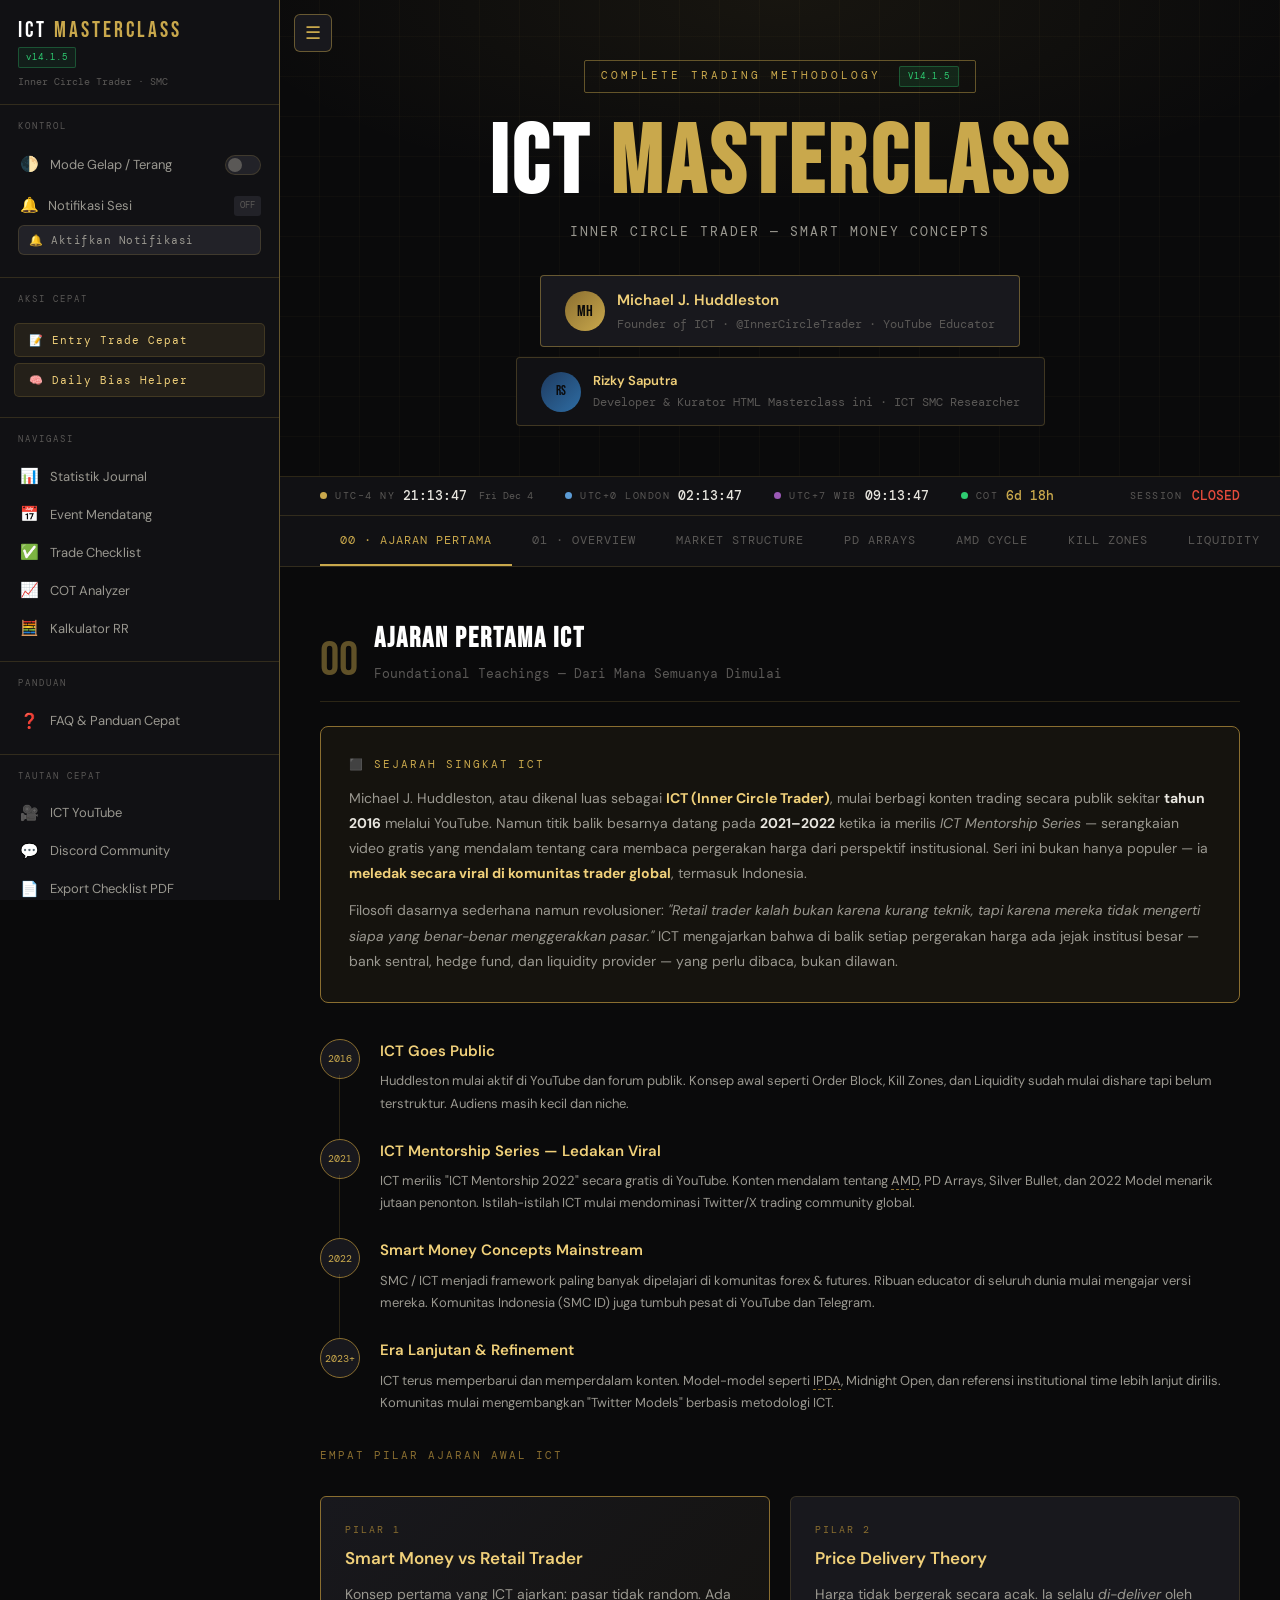
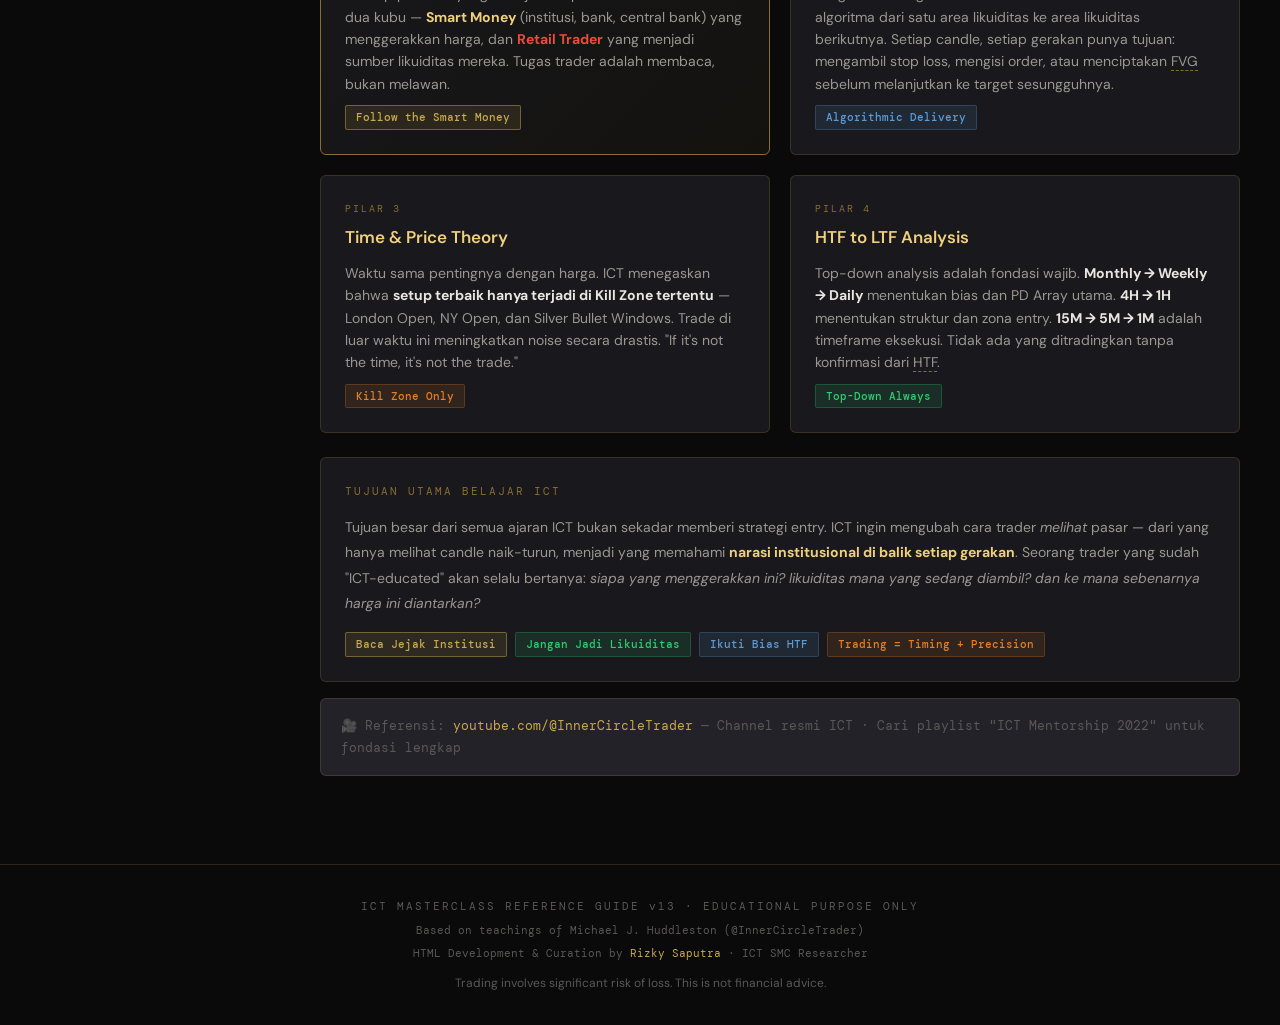
<file: ict-masterclass/index.html>
<!DOCTYPE html>
<html lang="id">
<head>
<meta charset="UTF-8">
<meta name="viewport" content="width=device-width, initial-scale=1.0">
<meta name="description" content="ICT Masterclass — Panduan lengkap Inner Circle Trader Smart Money Concepts. Materi, kalkulator, COT analyzer, dan trading journal.">
<title>ICT Masterclass v14.1.5 – Inner Circle Trader</title>
<link rel="preconnect" href="https://fonts.googleapis.com">
<link rel="preconnect" href="https://fonts.gstatic.com" crossorigin>
<link href="https://fonts.googleapis.com/css2?family=Bebas+Neue&family=DM+Mono:wght@400;500&family=DM+Sans:wght@300;400;500;600&display=swap" rel="stylesheet">
<link rel="stylesheet" href="css/base.css">
<link rel="stylesheet" href="css/layout.css">
<link rel="stylesheet" href="css/components.css">
<link rel="stylesheet" href="css/utilities.css">
<link rel="stylesheet" href="css/themes.css">
</head>
<body>
<body>

<!-- HERO -->
<button id="backToTop" onclick="window.scrollTo({top:0,behavior:'smooth'})" aria-label="Kembali ke atas">↑</button>

<!-- ═══ SIDEBAR TOGGLE BUTTON (hamburger) ═══ -->
<button id="sidebarToggle" onclick="toggleSidebar()" aria-label="Toggle Sidebar">☰</button>

<!-- ═══ SIDEBAR OVERLAY (mobile) ═══ -->
<div id="sidebar-overlay" onclick="toggleSidebar()"></div>

<!-- ═══ TOAST NOTIFICATION ═══ -->
<div id="toast"></div>

<!-- ═══ SIDEBAR ═══════════════════════════════════════════════════ -->
<aside id="sidebar" role="navigation" aria-label="Sidebar Navigation">

  <!-- Header -->
  <div class="sb-header">
    <div class="sb-logo">ICT <span>Masterclass</span></div>
    <span class="sb-version">v14.1.5</span>
    <div class="sb-tagline">Inner Circle Trader · SMC</div>
  </div>

  <!-- Section 1: Controls -->
  <div class="sb-section">
    <div class="sb-section-title">Kontrol</div>

    <!-- Dark/Light Toggle -->
    <div class="sb-row">
      <span class="sb-row-icon">🌓</span>
      <span class="sb-row-label">Mode Gelap / Terang</span>
      <label class="sb-toggle" title="Toggle tema">
        <input type="checkbox" id="themeToggleSB" onchange="toggleTheme()">
        <span class="sb-toggle-track"></span>
      </label>
    </div>

    <!-- Browser Notification Button -->
    <div class="sb-row" style="flex-direction:column;align-items:flex-start;gap:6px;">
      <div style="display:flex;align-items:center;gap:8px;width:100%;">
        <span class="sb-row-icon">🔔</span>
        <span class="sb-row-label">Notifikasi Sesi</span>
        <span id="notifStatusBadge" style="margin-left:auto;font-size:9px;font-family:'DM Mono',monospace;padding:2px 6px;border-radius:3px;background:var(--dark4);color:var(--text-muted);">OFF</span>
      </div>
      <button id="notifEnableBtn" onclick="requestNotificationPermission()" style="width:100%;background:var(--dark4);border:1px solid var(--border);color:var(--text-dim);padding:7px 10px;border-radius:6px;cursor:pointer;font-size:11px;font-family:'DM Mono',monospace;letter-spacing:0.5px;text-align:left;transition:all 0.15s;">🔔 Aktifkan Notifikasi</button>
    </div>
  </div>

  <!-- Section 2: Quick Actions -->
  <div class="sb-section">
    <div class="sb-section-title">Aksi Cepat</div>
    <button class="sb-btn-primary" onclick="openModal('modalQuickTrade')">
      <span>📝</span> <span>Entry Trade Cepat</span>
    </button>
    <button class="sb-btn-primary" onclick="showDailyBiasModal()">
      <span>🧠</span> <span>Daily Bias Helper</span>
    </button>
  </div>

  <!-- Section 3: Navigate -->
  <div class="sb-section">
    <div class="sb-section-title">Navigasi</div>
    <button class="sb-btn" onclick="goToTab('journal')">
      <span class="sb-btn-icon">📊</span>
      <span>Statistik Journal</span>
    </button>
    <button class="sb-btn" onclick="goToTab('calendar')">
      <span class="sb-btn-icon">📅</span>
      <span>Event Mendatang</span>
    </button>
    <button class="sb-btn" onclick="goToTab('checklist')">
      <span class="sb-btn-icon">✅</span>
      <span>Trade Checklist</span>
    </button>
    <button class="sb-btn" onclick="goToTab('cot')">
      <span class="sb-btn-icon">📈</span>
      <span>COT Analyzer</span>
    </button>
    <button class="sb-btn" onclick="goToTab('calculator')">
      <span class="sb-btn-icon">🧮</span>
      <span>Kalkulator RR</span>
    </button>
  </div>

  <!-- Section 4: Help -->
  <div class="sb-section">
    <div class="sb-section-title">Panduan</div>
    <button class="sb-btn" onclick="openModal('modalFAQ')">
      <span class="sb-btn-icon">❓</span>
      <span>FAQ & Panduan Cepat</span>
    </button>
  </div>

  <!-- Section 5: Quick Links -->
  <div class="sb-section">
    <div class="sb-section-title">Tautan Cepat</div>
    <button class="sb-btn" onclick="window.open('https://youtube.com/@InnerCircleTrader','_blank')">
      <span class="sb-btn-icon">🎥</span>
      <span>ICT YouTube</span>
    </button>
    <button class="sb-btn" onclick="window.open('https://discord.gg/innerCircleTrader','_blank')">
      <span class="sb-btn-icon">💬</span>
      <span>Discord Community</span>
    </button>
    <button class="sb-btn" onclick="exportChecklist()">
      <span class="sb-btn-icon">📄</span>
      <span>Export Checklist PDF</span>
    </button>
    <button class="sb-btn" onclick="exportJournalCSV()">
      <span class="sb-btn-icon">📊</span>
      <span>Export Journal CSV</span>
    </button>
    <button class="sb-btn" onclick="exportCOTResults()">
      <span class="sb-btn-icon">📑</span>
      <span>Export COT PDF</span>
    </button>
    <button class="sb-btn" onclick="scrollToFooter()">
      <span class="sb-btn-icon">ℹ️</span>
      <span>Tentang</span>
    </button>
  </div>

  <!-- Footer -->
  <div class="sb-footer">© 2026 · Rizky Saputra · ICT Masterclass</div>
</aside>

<!-- ═══ MODAL: QUICK TRADE ENTRY ════════════════════════════════════ -->
<div id="modalQuickTrade" class="modal-overlay" onclick="closeModalOutside(event,'modalQuickTrade')">
  <div class="modal-box">
    <button class="modal-close" onclick="closeModal('modalQuickTrade')">✕</button>
    <div class="modal-title">Entry Trade Cepat</div>
    <div class="modal-sub">Simpan trade langsung ke Journal</div>
    <div class="modal-form">
      <div class="modal-field">
        <label>Symbol</label>
        <input type="text" id="qt-symbol" placeholder="EURUSD" maxlength="12">
      </div>
      <div class="modal-field">
        <label>Side</label>
        <select id="qt-side">
          <option value="long">📈 LONG / BUY</option>
          <option value="short">📉 SHORT / SELL</option>
        </select>
      </div>
      <div class="modal-field">
        <label>Entry Price</label>
        <input type="number" id="qt-entry" placeholder="1.0950" step="any">
      </div>
      <div class="modal-field">
        <label>Stop Loss</label>
        <input type="number" id="qt-sl" placeholder="1.0900" step="any">
      </div>
      <div class="modal-field">
        <label>Take Profit</label>
        <input type="number" id="qt-tp" placeholder="1.1050" step="any">
      </div>
      <div class="modal-field">
        <label>R:R Ratio</label>
        <input type="number" id="qt-rr" placeholder="2" step="0.1" min="0.1">
      </div>
      <div class="modal-field">
        <label>Result</label>
        <select id="qt-result">
          <option value="pending">⏳ Pending</option>
          <option value="win">✅ WIN</option>
          <option value="loss">❌ LOSS</option>
        </select>
      </div>
      <div class="modal-field modal-form-full">
        <label>Note (opsional)</label>
        <textarea id="qt-note" rows="2" placeholder="Catatan singkat setup ICT…"></textarea>
      </div>
    </div>
    <button class="modal-save-btn" onclick="quickTradeSave()">💾 Save Trade</button>
  </div>
</div>

<!-- ═══ MODAL: DAILY BIAS HELPER ════════════════════════════════════ -->
<div id="modalDailyBias" class="modal-overlay" onclick="closeModalOutside(event,'modalDailyBias')">
  <div class="modal-box">
    <button class="modal-close" onclick="closeModal('modalDailyBias')">✕</button>
    <div class="modal-title">Daily Bias Helper</div>
    <div class="modal-sub">Analisis kondisi market saat ini</div>
    <div id="biasContent">
      <div style="text-align:center;color:var(--text-muted);font-family:'DM Mono',monospace;font-size:12px;padding:20px;">
        Menganalisis…
      </div>
    </div>
    <button class="modal-save-btn" onclick="closeModal('modalDailyBias')" style="margin-top:12px;">Tutup</button>
  </div>
</div>

<!-- ═══ MODAL: FAQ ══════════════════════════════════════════════════ -->
<div id="modalFAQ" class="modal-overlay" onclick="closeModalOutside(event,'modalFAQ')">
  <div class="modal-box" style="max-width:600px;">
    <button class="modal-close" onclick="closeModal('modalFAQ')">✕</button>
    <div class="modal-title">FAQ & Panduan Cepat</div>
    <div class="modal-sub">Pertanyaan umum seputar ICT</div>
    <div id="faqList"></div>
  </div>
</div>

<div class="hero">
  <div class="hero-badge">Complete Trading Methodology <span class="v14-badge">v14.1.5</span></div>
  <h1>ICT <span>Masterclass</span></h1>
  <p class="hero-sub">Inner Circle Trader — Smart Money Concepts</p>
  <div style="display:flex;flex-direction:column;gap:10px;align-items:center;">
    <div class="hero-creator">
      <div class="creator-avatar">MH</div>
      <div class="creator-info">
        <div class="creator-name">Michael J. Huddleston</div>
        <div class="creator-title">Founder of ICT · @InnerCircleTrader · YouTube Educator</div>
      </div>
    </div>
    <div class="hero-creator" style="border-color:rgba(201,168,76,0.25);background:var(--dark2);">
      <div class="creator-avatar" style="background:linear-gradient(135deg,#1e3a5f,#2e6da4);font-size:13px;">RS</div>
      <div class="creator-info">
        <div class="creator-name" style="font-size:13px;">Rizky Saputra</div>
        <div class="creator-title">Developer & Kurator HTML Masterclass ini · ICT SMC Researcher</div>
      </div>
    </div>
  </div>
</div>

<!-- LIVE CLOCK BAR -->
<div class="clock-bar">
  <div class="clock-item">
    <div class="clock-dot" style="background:var(--gold);"></div>
    <span class="clock-label">UTC–4 NY</span>
    <span class="clock-time" id="clock-ny">--:--:--</span>
    <span class="clock-date" id="date-ny"></span>
  </div>
  <div class="clock-item">
    <div class="clock-dot" style="background:var(--blue);"></div>
    <span class="clock-label">UTC+0 London</span>
    <span class="clock-time" id="clock-lon">--:--:--</span>
  </div>
  <div class="clock-item">
    <div class="clock-dot" style="background:var(--purple);"></div>
    <span class="clock-label">UTC+7 WIB</span>
    <span class="clock-time" id="clock-wib">--:--:--</span>
  </div>
  <div class="clock-item">
    <div class="clock-dot" style="background:var(--green);"></div>
    <span class="clock-label">COT</span>
    <span class="clock-time" id="cot-countdown" style="color:var(--gold);">--</span>
  </div>
  <div class="clock-item" style="margin-left:auto;gap:10px;">
    <span class="clock-label">SESSION</span>
    <span class="clock-time" id="session-label" style="color:var(--text-muted);">–</span>
  </div>
</div>

<!-- NAV TABS -->
<nav class="nav-tabs" role="tablist">
  <div class="nav-tab active" role="tab" tabindex="0" aria-selected="true" onclick="showTab('foundational',this)" onkeydown="if(event.key==='Enter'||event.key===' ')showTab('foundational',this)">00 · Ajaran Pertama</div>
  <div class="nav-tab" role="tab" tabindex="0" aria-selected="false" onclick="showTab('overview',this)" onkeydown="if(event.key==='Enter'||event.key===' ')showTab('overview',this)">01 · Overview</div>
  <div class="nav-tab" role="tab" tabindex="0" aria-selected="false" onclick="showTab('structure',this)" onkeydown="if(event.key==='Enter'||event.key===' ')showTab('structure',this)">Market Structure</div>
  <div class="nav-tab" role="tab" tabindex="0" aria-selected="false" onclick="showTab('pd-arrays',this)" onkeydown="if(event.key==='Enter'||event.key===' ')showTab('pd-arrays',this)">PD Arrays</div>
  <div class="nav-tab" role="tab" tabindex="0" aria-selected="false" onclick="showTab('amd',this)" onkeydown="if(event.key==='Enter'||event.key===' ')showTab('amd',this)">AMD Cycle</div>
  <div class="nav-tab" role="tab" tabindex="0" aria-selected="false" onclick="showTab('killzones',this)" onkeydown="if(event.key==='Enter'||event.key===' ')showTab('killzones',this)">Kill Zones</div>
  <div class="nav-tab" role="tab" tabindex="0" aria-selected="false" onclick="showTab('liquidity',this)" onkeydown="if(event.key==='Enter'||event.key===' ')showTab('liquidity',this)">Liquidity</div>
  <div class="nav-tab" role="tab" tabindex="0" aria-selected="false" onclick="showTab('8am-strategy',this)" onkeydown="if(event.key==='Enter'||event.key===' ')showTab('8am-strategy',this)">8AM Strategy</div>
  <div class="nav-tab" role="tab" tabindex="0" aria-selected="false" onclick="showTab('models',this)" onkeydown="if(event.key==='Enter'||event.key===' ')showTab('models',this)">ICT Models</div>
  <div class="nav-tab" role="tab" tabindex="0" aria-selected="false" onclick="showTab('checklist',this)" onkeydown="if(event.key==='Enter'||event.key===' ')showTab('checklist',this)">Checklist</div>
  <div class="nav-tab" role="tab" tabindex="0" aria-selected="false" onclick="showTab('calculator',this)" onkeydown="if(event.key==='Enter'||event.key===' ')showTab('calculator',this)">Kalkulator RR</div>
  <div class="nav-tab" role="tab" tabindex="0" aria-selected="false" onclick="showTab('glossary',this)" onkeydown="if(event.key==='Enter'||event.key===' ')showTab('glossary',this)">Glossary</div>
  <div class="nav-tab" role="tab" tabindex="0" aria-selected="false" onclick="showTab('cot',this)" onkeydown="if(event.key==='Enter'||event.key===' ')showTab('cot',this)">COT Analyzer</div>
  <div class="nav-tab" role="tab" tabindex="0" aria-selected="false" onclick="showTab('journal',this)" onkeydown="if(event.key==='Enter'||event.key===' ')showTab('journal',this)">Trading Journal</div>
  <div class="nav-tab" role="tab" tabindex="0" aria-selected="false" onclick="showTab('calendar',this)" onkeydown="if(event.key==='Enter'||event.key===' ')showTab('calendar',this)">Calendar & Hours</div>
</nav>

<div class="container">

  <!-- ════════════════════════════════════════════
       00 — AJARAN PERTAMA ICT (FOUNDATIONAL)
  ════════════════════════════════════════════ -->
  <div id="tab-foundational" class="section active">
    <div class="section-header">
      <div class="section-number">00</div>
      <div class="section-title-wrap">
        <h2>Ajaran Pertama ICT</h2>
        <p>Foundational Teachings — Dari Mana Semuanya Dimulai</p>
      </div>
    </div>

    <div style="background:rgba(201,168,76,0.06);border:1px solid var(--gold-dim);border-radius:8px;padding:28px;margin-top:24px;">
      <div style="font-family:'DM Mono',monospace;font-size:11px;letter-spacing:2px;color:var(--gold);text-transform:uppercase;margin-bottom:12px;">⬛ Sejarah Singkat ICT</div>
      <p style="font-size:14px;color:var(--text-dim);line-height:1.8;">Michael J. Huddleston, atau dikenal luas sebagai <strong style="color:var(--gold-glow)">ICT (Inner Circle Trader)</strong>, mulai berbagi konten trading secara publik sekitar <strong style="color:var(--text)">tahun 2016</strong> melalui YouTube. Namun titik balik besarnya datang pada <strong style="color:var(--text)">2021–2022</strong> ketika ia merilis <em>ICT Mentorship Series</em> — serangkaian video gratis yang mendalam tentang cara membaca pergerakan harga dari perspektif institusional. Seri ini bukan hanya populer — ia <strong style="color:var(--gold-glow)">meledak secara viral di komunitas trader global</strong>, termasuk Indonesia.</p>
      <p style="font-size:14px;color:var(--text-dim);line-height:1.8;margin-top:12px;">Filosofi dasarnya sederhana namun revolusioner: <em>"Retail trader kalah bukan karena kurang teknik, tapi karena mereka tidak mengerti siapa yang benar-benar menggerakkan pasar."</em> ICT mengajarkan bahwa di balik setiap pergerakan harga ada jejak institusi besar — bank sentral, hedge fund, dan liquidity provider — yang perlu dibaca, bukan dilawan.</p>
    </div>

    <div class="timeline" style="margin-top:36px;">
      <div class="tl-item">
        <div class="tl-dot" style="font-size:10px;">2016</div>
        <div class="tl-content">
          <h4>ICT Goes Public</h4>
          <p>Huddleston mulai aktif di YouTube dan forum publik. Konsep awal seperti Order Block, Kill Zones, dan Liquidity sudah mulai dishare tapi belum terstruktur. Audiens masih kecil dan niche.</p>
        </div>
      </div>
      <div class="tl-item">
        <div class="tl-dot" style="font-size:10px;">2021</div>
        <div class="tl-content">
          <h4>ICT Mentorship Series — Ledakan Viral</h4>
          <p>ICT merilis "ICT Mentorship 2022" secara gratis di YouTube. Konten mendalam tentang AMD, PD Arrays, Silver Bullet, dan 2022 Model menarik jutaan penonton. Istilah-istilah ICT mulai mendominasi Twitter/X trading community global.</p>
        </div>
      </div>
      <div class="tl-item">
        <div class="tl-dot" style="font-size:10px;">2022</div>
        <div class="tl-content">
          <h4>Smart Money Concepts Mainstream</h4>
          <p>SMC / ICT menjadi framework paling banyak dipelajari di komunitas forex & futures. Ribuan educator di seluruh dunia mulai mengajar versi mereka. Komunitas Indonesia (SMC ID) juga tumbuh pesat di YouTube dan Telegram.</p>
        </div>
      </div>
      <div class="tl-item">
        <div class="tl-dot" style="font-size:10px;">2023+</div>
        <div class="tl-content">
          <h4>Era Lanjutan & Refinement</h4>
          <p>ICT terus memperbarui dan memperdalam konten. Model-model seperti IPDA, Midnight Open, dan referensi institutional time lebih lanjut dirilis. Komunitas mulai mengembangkan "Twitter Models" berbasis metodologi ICT.</p>
        </div>
      </div>
    </div>

    <div style="font-family:'DM Mono',monospace;font-size:11px;letter-spacing:2px;color:var(--gold-dim);text-transform:uppercase;margin:32px 0 16px;">Empat Pilar Ajaran Awal ICT</div>
    <div class="cards-grid">
      <div class="card highlight">
        <div class="card-label">Pilar 1</div>
        <h3>Smart Money vs Retail Trader</h3>
        <p>Konsep pertama yang ICT ajarkan: pasar tidak random. Ada dua kubu — <strong style="color:var(--gold-glow)">Smart Money</strong> (institusi, bank, central bank) yang menggerakkan harga, dan <strong style="color:var(--red)">Retail Trader</strong> yang menjadi sumber likuiditas mereka. Tugas trader adalah membaca, bukan melawan.</p>
        <div class="info-row" style="margin-top:10px;"><span class="pill pill-gold">Follow the Smart Money</span></div>
      </div>
      <div class="card">
        <div class="card-label">Pilar 2</div>
        <h3>Price Delivery Theory</h3>
        <p>Harga tidak bergerak secara acak. Ia selalu <em>di-deliver</em> oleh algoritma dari satu area likuiditas ke area likuiditas berikutnya. Setiap candle, setiap gerakan punya tujuan: mengambil stop loss, mengisi order, atau menciptakan FVG sebelum melanjutkan ke target sesungguhnya.</p>
        <div class="info-row" style="margin-top:10px;"><span class="pill pill-blue">Algorithmic Delivery</span></div>
      </div>
      <div class="card">
        <div class="card-label">Pilar 3</div>
        <h3>Time & Price Theory</h3>
        <p>Waktu sama pentingnya dengan harga. ICT menegaskan bahwa <strong style="color:var(--text)">setup terbaik hanya terjadi di Kill Zone tertentu</strong> — London Open, NY Open, dan Silver Bullet Windows. Trade di luar waktu ini meningkatkan noise secara drastis. "If it's not the time, it's not the trade."</p>
        <div class="info-row" style="margin-top:10px;"><span class="pill pill-orange">Kill Zone Only</span></div>
      </div>
      <div class="card">
        <div class="card-label">Pilar 4</div>
        <h3>HTF to LTF Analysis</h3>
        <p>Top-down analysis adalah fondasi wajib. <strong style="color:var(--text)">Monthly → Weekly → Daily</strong> menentukan bias dan PD Array utama. <strong style="color:var(--text)">4H → 1H</strong> menentukan struktur dan zona entry. <strong style="color:var(--text)">15M → 5M → 1M</strong> adalah timeframe eksekusi. Tidak ada yang ditradingkan tanpa konfirmasi dari HTF.</p>
        <div class="info-row" style="margin-top:10px;"><span class="pill pill-green">Top-Down Always</span></div>
      </div>
    </div>

    <div style="background:var(--dark3);border:1px solid var(--border);border-radius:6px;padding:24px;margin-top:24px;">
      <div style="font-family:'DM Mono',monospace;font-size:11px;letter-spacing:2px;color:var(--gold-dim);text-transform:uppercase;margin-bottom:14px;">Tujuan Utama Belajar ICT</div>
      <p style="font-size:14px;color:var(--text-dim);line-height:1.8;">Tujuan besar dari semua ajaran ICT bukan sekadar memberi strategi entry. ICT ingin mengubah cara trader <em>melihat</em> pasar — dari yang hanya melihat candle naik-turun, menjadi yang memahami <strong style="color:var(--gold-glow)">narasi institusional di balik setiap gerakan</strong>. Seorang trader yang sudah "ICT-educated" akan selalu bertanya: <em>siapa yang menggerakkan ini? likuiditas mana yang sedang diambil? dan ke mana sebenarnya harga ini diantarkan?</em></p>
      <div style="margin-top:16px;display:flex;flex-wrap:wrap;gap:8px;">
        <span class="pill pill-gold">Baca Jejak Institusi</span>
        <span class="pill pill-green">Jangan Jadi Likuiditas</span>
        <span class="pill pill-blue">Ikuti Bias HTF</span>
        <span class="pill pill-orange">Trading = Timing + Precision</span>
      </div>
    </div>

    <div style="background:var(--dark4);border:1px solid var(--border);border-radius:6px;padding:16px 20px;margin-top:16px;font-size:13px;color:var(--text-muted);font-family:'DM Mono',monospace;">
      🎥 Referensi: <a href="https://www.youtube.com/@InnerCircleTrader" target="_blank" style="color:var(--gold);text-decoration:none;">youtube.com/@InnerCircleTrader</a> — Channel resmi ICT · Cari playlist "ICT Mentorship 2022" untuk fondasi lengkap
    </div>
  </div>

  <!-- ════════════════════════════════════════════
       OVERVIEW
  ════════════════════════════════════════════ -->
  <div id="tab-overview" class="section">
    <div class="section-header">
      <div class="section-number">01</div>
      <div class="section-title-wrap">
        <h2>ICT Overview</h2>
        <p>Inner Circle Trader — Smart Money Concepts Framework</p>
      </div>
    </div>

    <div style="background:var(--dark3);border:1px solid var(--border-bright);border-radius:8px;padding:24px;margin-top:24px;">
      <div style="display:flex;align-items:center;gap:16px;margin-bottom:16px;">
        <div style="width:48px;height:48px;border-radius:50%;background:linear-gradient(135deg,var(--gold-dim),var(--gold));display:flex;align-items:center;justify-content:center;font-family:'Bebas Neue';font-size:18px;color:var(--dark);">MH</div>
        <div>
          <div style="font-size:16px;font-weight:600;color:var(--gold-glow);">Michael J. Huddleston</div>
          <div style="font-size:12px;color:var(--text-muted);font-family:'DM Mono',monospace;">Inner Circle Trader (ICT) · Forex & Futures Educator</div>
        </div>
      </div>
      <p style="font-size:14px;color:var(--text-dim);line-height:1.7;">Michael J. Huddleston, dikenal sebagai <strong style="color:var(--text)">ICT (Inner Circle Trader)</strong>, adalah educator dan trader asal Amerika yang membangun metodologi Smart Money Concepts (SMC) sejak tahun 2000-an. Ia mengajarkan cara membaca pergerakan institusional — bank, hedge fund, dan central bank — yang disebut sebagai <em>"Smart Money"</em>. Konsep utamanya: harga bergerak bukan secara random, melainkan mengikuti siklus yang dikendalikan oleh institusi besar untuk mengambil likuiditas retail sebelum berbalik arah.</p>
    </div>

    <div class="cards-grid">
      <div class="card highlight">
        <div class="card-label">Core Philosophy</div>
        <h3>Smart Money vs Retail</h3>
        <p>Institusi (bank, hedge fund) menggerakkan pasar. Retail trader adalah likuiditas yang dikonsumsi oleh smart money. ICT mengajarkan cara "mengikuti jejak" institusi.</p>
      </div>
      <div class="card">
        <div class="card-label">Key Principle</div>
        <h3>Price Delivery</h3>
        <p>Harga selalu bergerak dari satu area likuiditas ke area likuiditas lainnya. Memahami di mana order-order institusional ditempatkan adalah kunci utama metode ICT.</p>
      </div>
      <div class="card">
        <div class="card-label">HTF to LTF</div>
        <h3>Top-Down Analysis</h3>
        <p>Selalu analisis dari timeframe besar ke kecil: Monthly → Weekly → Daily → 4H → 1H → 15M → 5M → 1M. HTF menentukan bias, LTF menentukan entry.</p>
      </div>
      <div class="card">
        <div class="card-label">Market Time</div>
        <h3>Time & Price Theory</h3>
        <p>Harga dan waktu sama pentingnya. ICT menekankan bahwa setup terbaik hanya terjadi di waktu-waktu tertentu (Kill Zones) dalam sehari.</p>
      </div>
      <div class="card">
        <div class="card-label">Bias</div>
        <h3>Bullish vs Bearish Bias</h3>
        <p>Setiap hari harus dimulai dengan membentuk bias dari HTF. Tanpa bias yang jelas, tidak ada trade. Bias adalah filter pertama sebelum masuk market.</p>
      </div>
      <div class="card">
        <div class="card-label">Execution</div>
        <h3>Patience is the Edge</h3>
        <p>ICT mengajarkan bahwa tidak setiap hari ada setup. Menunggu konvergensi antara HTF bias, Kill Zone, dan PD Array adalah bagian dari disiplin trading.</p>
      </div>
    </div>
  </div>

  <!-- ════════════════════════════════════════════
       MARKET STRUCTURE
  ════════════════════════════════════════════ -->
  <div id="tab-structure" class="section">
    <div class="section-header">
      <div class="section-number">02</div>
      <div class="section-title-wrap">
        <h2>Market Structure</h2>
        <p>BOS, CHoCH, MSS — Struktur Pergerakan Harga</p>
      </div>
    </div>

    <div class="cards-grid">
      <div class="card highlight">
        <div class="card-label">Break of Structure</div>
        <h3>BOS — Break of Structure</h3>
        <p>Konfirmasi kelanjutan trend. Bullish BOS: Higher High terbaru ditembus. Bearish BOS: Lower Low terbaru ditembus. Digunakan untuk <strong style="color:var(--text)">konfirmasi trend masih berlanjut.</strong></p>
        <div class="info-row" style="margin-top:12px;">
          <span class="pill pill-green">Bullish: HH ditembus</span>
          <span class="pill pill-red">Bearish: LL ditembus</span>
        </div>
      </div>
      <div class="card">
        <div class="card-label">Change of Character</div>
        <h3>CHoCH — Change of Character</h3>
        <p>Sinyal awal potensi perubahan arah trend. Pada uptrend, CHoCH terjadi ketika HL terbaru ditembus ke bawah. Belum konfirmasi reversal, hanya sinyal awal.</p>
        <div class="info-row" style="margin-top:12px;">
          <span class="pill pill-orange">Early Warning Signal</span>
        </div>
      </div>
      <div class="card">
        <div class="card-label">Market Structure Shift</div>
        <h3>MSS — Market Structure Shift</h3>
        <p>Versi lebih kuat dari CHoCH. MSS dikonfirmasi dengan displacement candle (impulsive move) yang menunjukkan institusi benar-benar masuk berlawanan arah. MSS = <strong style="color:var(--text)">konfirmasi reversal LTF.</strong></p>
        <div class="info-row" style="margin-top:12px;">
          <span class="pill pill-gold">Key Entry Trigger</span>
          <span class="pill pill-blue">Displacement Required</span>
        </div>
      </div>
      <div class="card">
        <div class="card-label">Higher Timeframe</div>
        <h3>Premium vs Discount</h3>
        <p>ICT membagi range HTF menjadi dua: area di atas equilibrium (50%) disebut <strong style="color:var(--red)">Premium</strong> — ideal untuk sell. Area di bawah 50% disebut <strong style="color:var(--green)">Discount</strong> — ideal untuk buy.</p>
      </div>
      <div class="card">
        <div class="card-label">Swing Points</div>
        <h3>HH, HL, LH, LL</h3>
        <ul>
          <li><strong style="color:var(--green)">HH (Higher High)</strong> — puncak lebih tinggi, uptrend</li>
          <li><strong style="color:var(--green)">HL (Higher Low)</strong> — koreksi lebih tinggi, uptrend</li>
          <li><strong style="color:var(--red)">LH (Lower High)</strong> — puncak lebih rendah, downtrend</li>
          <li><strong style="color:var(--red)">LL (Lower Low)</strong> — lembah lebih rendah, downtrend</li>
        </ul>
      </div>
      <div class="card">
        <div class="card-label">Displacement</div>
        <h3>Impulsive Move</h3>
        <p>Candle besar yang bergerak kuat dengan body dominan dan sedikit atau tanpa wick. Menandakan institusi sedang aktif. Selalu ada FVG (Fair Value Gap) setelah displacement candle.</p>
        <div class="info-row" style="margin-top:12px;">
          <span class="pill pill-gold">Leaves FVG</span>
        </div>
      </div>
    </div>

    <div style="background:var(--dark3);border:1px solid var(--border);border-radius:6px;padding:24px;margin-top:20px;">
      <div style="font-family:'DM Mono',monospace;font-size:11px;letter-spacing:2px;color:var(--gold-dim);text-transform:uppercase;margin-bottom:16px;">Hirarki Timeframe ICT</div>
      <div style="display:flex;flex-wrap:wrap;gap:8px;align-items:center;">
        <span class="pill pill-red">Monthly Bias</span>
        <span style="color:var(--text-muted);font-size:18px;">→</span>
        <span class="pill pill-red">Weekly Bias</span>
        <span style="color:var(--text-muted);font-size:18px;">→</span>
        <span class="pill pill-orange">Daily Range</span>
        <span style="color:var(--text-muted);font-size:18px;">→</span>
        <span class="pill pill-blue">4H / 1H Structure</span>
        <span style="color:var(--text-muted);font-size:18px;">→</span>
        <span class="pill pill-green">15M / 5M Entry</span>
        <span style="color:var(--text-muted);font-size:18px;">→</span>
        <span class="pill pill-gold">1M Precision</span>
      </div>
    </div>

    <!-- Internal vs External Structure -->
    <div style="margin-top:28px;">
      <div style="font-family:'DM Mono',monospace;font-size:11px;letter-spacing:2px;color:var(--gold-dim);text-transform:uppercase;margin-bottom:16px;padding-bottom:8px;border-bottom:1px solid var(--border);">Internal Structure vs External Structure</div>
      <div style="display:grid;grid-template-columns:1fr 1fr;gap:16px;">
        <div style="background:var(--dark3);border:1px solid rgba(46,204,113,0.25);border-radius:6px;padding:20px;">
          <div style="font-family:'DM Mono',monospace;font-size:10px;letter-spacing:2px;color:var(--green);text-transform:uppercase;margin-bottom:8px;">Internal Structure (LTF)</div>
          <p style="font-size:13px;color:var(--text-dim);line-height:1.7;">Struktur yang terbentuk di dalam swing besar HTF. Internal structure digunakan untuk <strong style="color:var(--text)">menentukan presisi entry LTF</strong> — misalnya, swing high/low di 5M atau 15M yang terbentuk di dalam range 1H. BOS internal sering menjadi konfirmasi MSS LTF.</p>
          <div style="margin-top:10px;"><span class="pill pill-green">5M / 15M / 1H</span> <span class="pill pill-blue">Entry Precision</span></div>
        </div>
        <div style="background:var(--dark3);border:1px solid rgba(231,76,60,0.25);border-radius:6px;padding:20px;">
          <div style="font-family:'DM Mono',monospace;font-size:10px;letter-spacing:2px;color:var(--red);text-transform:uppercase;margin-bottom:8px;">External Structure (HTF)</div>
          <p style="font-size:13px;color:var(--text-dim);line-height:1.7;">Swing high/low utama yang terlihat di HTF — Weekly dan Daily. External structure menentukan <strong style="color:var(--text)">bias utama dan target akhir pergerakan</strong>. BOS external = konfirmasi trend HTF yang sesungguhnya. Semua analisis dimulai dari sini.</p>
          <div style="margin-top:10px;"><span class="pill pill-red">Weekly / Daily</span> <span class="pill pill-orange">Bias & Target</span></div>
        </div>
      </div>
      <div style="background:var(--dark4);border:1px solid var(--border);border-radius:4px;padding:12px 16px;margin-top:12px;font-size:13px;color:var(--text-muted);">
        💡 <strong style="color:var(--text)">Rule:</strong> Trade searah External Structure, gunakan Internal Structure untuk precision entry. Jangan pernah contra External Structure tanpa alasan kuat.
      </div>
    </div>

    <!-- Displacement Sub-section -->
    <div style="margin-top:28px;">
      <div style="font-family:'DM Mono',monospace;font-size:11px;letter-spacing:2px;color:var(--gold-dim);text-transform:uppercase;margin-bottom:16px;padding-bottom:8px;border-bottom:1px solid var(--border);">Displacement — The Engine of Market Structure</div>
      <div style="background:var(--dark3);border:1px solid var(--border-bright);border-radius:6px;padding:24px;">
        <p style="font-size:14px;color:var(--text-dim);line-height:1.8;">Displacement adalah <strong style="color:var(--gold-glow)">candle impulsif besar yang dipicu oleh order institusional</strong>. Ia adalah "mesin" di balik semua perubahan struktur — tanpa displacement, tidak ada MSS yang valid, tidak ada FVG yang terpercaya.</p>
        <div style="display:grid;grid-template-columns:repeat(auto-fill,minmax(220px,1fr));gap:14px;margin-top:20px;">
          <div style="background:var(--dark4);border-radius:4px;padding:14px;">
            <div style="font-family:'DM Mono',monospace;font-size:10px;color:var(--gold-dim);letter-spacing:1.5px;text-transform:uppercase;margin-bottom:6px;">Ciri Displacement Valid</div>
            <ul style="font-size:12px;color:var(--text-dim);padding-left:14px;line-height:1.8;">
              <li>Body candle &gt;60% dari total range</li>
              <li>Sedikit atau tanpa wick (terutama di arah momentum)</li>
              <li>Minimal 2–3x lebih besar dari candle sebelumnya</li>
              <li>Volume signifikan (jika tersedia)</li>
            </ul>
          </div>
          <div style="background:var(--dark4);border-radius:4px;padding:14px;">
            <div style="font-family:'DM Mono',monospace;font-size:10px;color:var(--gold-dim);letter-spacing:1.5px;text-transform:uppercase;margin-bottom:6px;">Yang Ditinggalkan</div>
            <ul style="font-size:12px;color:var(--text-dim);padding-left:14px;line-height:1.8;">
              <li>Fair Value Gap (FVG) antara 3 candle</li>
              <li>Order Block di candle terakhir berlawanan arah</li>
              <li>MSS / CHoCH di LTF</li>
              <li>Perubahan struktur yang valid</li>
            </ul>
          </div>
          <div style="background:var(--dark4);border-radius:4px;padding:14px;">
            <div style="font-family:'DM Mono',monospace;font-size:10px;color:var(--gold-dim);letter-spacing:1.5px;text-transform:uppercase;margin-bottom:6px;">CHoCH vs MSS Valid</div>
            <ul style="font-size:12px;color:var(--text-dim);padding-left:14px;line-height:1.8;">
              <li><span style="color:var(--orange)">CHoCH biasa</span> → tidak ada displacement, weak signal</li>
              <li><span style="color:var(--gold)">MSS valid</span> → ada displacement candle (body &gt;60%)</li>
              <li>MSS + volume spike = konfirmasi institusional</li>
              <li>MSS tanpa displacement = low conviction</li>
            </ul>
          </div>
        </div>
        <div style="margin-top:14px;font-size:12px;color:var(--text-muted);font-family:'DM Mono',monospace;padding:10px 14px;background:var(--dark);border-radius:4px;border-left:3px solid var(--gold-dim);">
          <div style="background:var(--dark4);border:1px dashed var(--border-bright);border-radius:6px;padding:32px;text-align:center;margin:8px 0;"><div style="font-size:28px;margin-bottom:8px;">📊</div><div style="font-family:'DM Mono',monospace;font-size:11px;letter-spacing:2px;color:var(--gold-dim);text-transform:uppercase;">Chart Example</div><div style="font-size:13px;color:var(--text-muted);margin-top:6px;">Displacement Candle + FVG + MSS M5 Confirmation</div></div>
        </div>
      </div>
    </div>
  </div>

  <!-- ════════════════════════════════════════════
       PD ARRAYS
  ════════════════════════════════════════════ -->
  <div id="tab-pd-arrays" class="section">
    <div class="section-header">
      <div class="section-number">03</div>
      <div class="section-title-wrap">
        <h2>PD Arrays</h2>
        <p>Premium & Discount Arrays — Area Reaksi Institusional</p>
      </div>
    </div>

    <p style="color:var(--text-dim);font-size:14px;margin-top:16px;max-width:700px;">PD Arrays adalah level-level harga di mana institusi menempatkan order besar. Ketika harga kembali ke area ini, probabilitas reaksi kuat sangat tinggi. ICT mengajarkan agar entry hanya dilakukan di PD Array, bukan di area random.</p>

    <div class="cards-grid" style="margin-top:24px;">
      <div class="card highlight">
        <div class="card-label">ICT Core Concept</div>
        <h3>Fair Value Gap (FVG)</h3>
        <p>Celah (imbalance) di antara 3 candle berurutan. Terjadi saat displacement. Harga cenderung kembali mengisi FVG sebelum melanjutkan arah. FVG adalah area untuk mencari entry LTF.</p>
        <div class="info-row" style="margin-top:12px;">
          <span class="pill pill-blue">Bullish FVG</span>
          <span class="pill pill-red">Bearish FVG</span>
          <span class="pill pill-gold">Inversion FVG</span>
        </div>
      </div>
      <div class="card">
        <div class="card-label">Order Block</div>
        <h3>Order Block (OB)</h3>
        <p>Candle terakhir berlawanan arah sebelum displacement terjadi. Ini adalah posisi institusi menempatkan order besar. <strong style="color:var(--text)">Bullish OB:</strong> candle bearish terakhir sebelum naik impulsif. <strong style="color:var(--text)">Bearish OB:</strong> candle bullish terakhir sebelum turun impulsif.</p>
      </div>
      <div class="card">
        <div class="card-label">Breaker Block</div>
        <h3>Breaker Block</h3>
        <p>Order Block yang gagal — harga menembus OB tersebut lalu flip menjadi zona berlawanan. Bekas support jadi resistance, bekas resistance jadi support. Sering lebih kuat dari OB biasa.</p>
        <div class="info-row" style="margin-top:12px;">
          <span class="pill pill-orange">Flipped Structure</span>
        </div>
      </div>
      <div class="card">
        <div class="card-label">Mitigation Block</div>
        <h3>Mitigation Block</h3>
        <p>Area di mana institusi kembali untuk "mitigasi" atau mengecek ulang posisi lama mereka sebelum melanjutkan arah. Biasanya area di mana OB terbentuk setelah structure break.</p>
      </div>
      <div class="card">
        <div class="card-label">Rejection Block</div>
        <h3>Rejection Block</h3>
        <p>Candle dengan wick ekstrem yang ditolak kuat dari area PD. Menandakan institusi sangat aktif di level tersebut. Upper wick rejection = bearish, lower wick rejection = bullish.</p>
      </div>
      <div class="card">
        <div class="card-label">Void / IFVG</div>
        <h3>Inverse FVG (IFVG)</h3>
        <p>FVG yang sudah terisi (diisi oleh harga) kemudian berubah fungsi sebagai resistance atau support. Setelah FVG terisi, area tersebut sering menjadi zona reaksi baru yang kuat.</p>
        <div class="info-row" style="margin-top:12px;">
          <span class="pill pill-gold">Inversion Zone</span>
        </div>
      </div>
    </div>

    <div style="background:var(--dark3);border:1px solid var(--border);border-radius:6px;padding:24px;margin-top:20px;">
      <div style="font-family:'DM Mono',monospace;font-size:11px;letter-spacing:2px;color:var(--gold-dim);text-transform:uppercase;margin-bottom:14px;">Hirarki Kekuatan PD Array</div>
      <table class="amd-table">
        <thead><tr><th>Rank</th><th>PD Array</th><th>Kekuatan</th><th>Catatan</th></tr></thead>
        <tbody>
          <tr><td>1</td><td>Order Block (HTF)</td><td><span class="pill pill-green">Sangat Kuat</span></td><td>Weekly / Daily OB paling kuat</td></tr>
          <tr><td>2</td><td>FVG (HTF)</td><td><span class="pill pill-green">Kuat</span></td><td>Daily FVG sering menjadi turning point besar</td></tr>
          <tr><td>3</td><td>Breaker Block</td><td><span class="pill pill-gold">Kuat</span></td><td>Failed OB yang flip sering sangat presisi</td></tr>
          <tr><td>4</td><td>Mitigation Block</td><td><span class="pill pill-gold">Moderat</span></td><td>Butuh konfirmasi LTF</td></tr>
          <tr><td>5</td><td>FVG (LTF)</td><td><span class="pill pill-blue">Moderat</span></td><td>5M / 15M FVG untuk entry precision</td></tr>
        </tbody>
      </table>
    </div>

    <!-- Step-by-Step Identification -->
    <div style="margin-top:28px;">
      <div style="font-family:'DM Mono',monospace;font-size:11px;letter-spacing:2px;color:var(--gold-dim);text-transform:uppercase;margin-bottom:16px;padding-bottom:8px;border-bottom:1px solid var(--border);">Cara Mengidentifikasi & Menggambar PD Arrays — Step-by-Step</div>

      <div style="display:flex;flex-direction:column;gap:16px;">

        <!-- Order Block -->
        <div style="background:var(--dark3);border:1px solid var(--border);border-radius:6px;padding:20px;">
          <div style="display:flex;align-items:center;gap:10px;margin-bottom:12px;">
            <div style="width:28px;height:28px;border-radius:50%;background:rgba(201,168,76,0.15);border:1px solid var(--gold-dim);display:flex;align-items:center;justify-content:center;font-family:'Bebas Neue';color:var(--gold);">OB</div>
            <div style="font-weight:600;color:var(--gold-glow);">Order Block — Cara Menggambar</div>
          </div>
          <ol style="font-size:13px;color:var(--text-dim);padding-left:18px;line-height:2;">
            <li>Temukan displacement candle (impulsif, body besar, satu arah)</li>
            <li>Mundur 1 candle sebelum displacement — itu adalah Order Block</li>
            <li><strong style="color:var(--text)">Proximal Line:</strong> sisi OB yang paling dekat ke harga saat ini (lower edge untuk Bullish OB)</li>
            <li><strong style="color:var(--text)">Distal Line:</strong> sisi OB yang paling jauh dari harga saat ini (upper edge untuk Bullish OB)</li>
            <li>Gambar box dari Proximal ke Distal — area ini adalah zona reaksi OB</li>
          </ol>
          <div style="margin-top:10px;font-size:12px;color:var(--text-muted);font-family:'DM Mono',monospace;padding:8px 12px;background:var(--dark);border-radius:4px;border-left:3px solid var(--gold-dim);">
            <div style="background:var(--dark4);border:1px dashed var(--border-bright);border-radius:6px;padding:32px;text-align:center;margin:8px 0;"><div style="font-size:28px;margin-bottom:8px;">📊</div><div style="font-family:'DM Mono',monospace;font-size:11px;letter-spacing:2px;color:var(--gold-dim);text-transform:uppercase;">Chart Example</div><div style="font-size:13px;color:var(--text-muted);margin-top:6px;">Bullish Order Block — Proximal &amp; Distal Lines</div></div>
          </div>
        </div>

        <!-- FVG -->
        <div style="background:var(--dark3);border:1px solid var(--border);border-radius:6px;padding:20px;">
          <div style="display:flex;align-items:center;gap:10px;margin-bottom:12px;">
            <div style="width:28px;height:28px;border-radius:50%;background:rgba(91,155,213,0.15);border:1px solid var(--blue);display:flex;align-items:center;justify-content:center;font-family:'Bebas Neue';color:var(--blue);font-size:11px;">FVG</div>
            <div style="font-weight:600;color:var(--gold-glow);">Fair Value Gap — 3-Candle Rule</div>
          </div>
          <ol style="font-size:13px;color:var(--text-dim);padding-left:18px;line-height:2;">
            <li>Ambil 3 candle berurutan yang ada displacement di tengahnya</li>
            <li><strong style="color:var(--green)">Bullish FVG:</strong> Low candle ke-3 lebih tinggi dari High candle ke-1 → gap = area FVG</li>
            <li><strong style="color:var(--red)">Bearish FVG:</strong> High candle ke-3 lebih rendah dari Low candle ke-1 → gap = area FVG</li>
            <li>Gambar box di antara gap tersebut — zona untuk entry retrace</li>
            <li><strong style="color:var(--gold)">Inversion FVG (IFVG):</strong> setelah FVG terisi penuh, ia flip menjadi resistance/support baru</li>
          </ol>
          <div style="display:flex;gap:8px;flex-wrap:wrap;margin-top:10px;">
            <span class="pill pill-green">Bullish FVG = Low C3 &gt; High C1</span>
            <span class="pill pill-red">Bearish FVG = High C3 &lt; Low C1</span>
            <span class="pill pill-gold">IFVG = Filled FVG Flips</span>
          </div>
        </div>

        <!-- Breaker vs Mitigation -->
        <div style="background:var(--dark3);border:1px solid var(--border);border-radius:6px;padding:20px;">
          <div style="font-family:'DM Mono',monospace;font-size:10px;color:var(--orange);letter-spacing:2px;text-transform:uppercase;margin-bottom:12px;">Breaker Block vs Mitigation Block — Perbedaan Kritis</div>
          <table class="amd-table" style="margin-top:0;">
            <thead><tr><th>Aspek</th><th>Breaker Block</th><th>Mitigation Block</th></tr></thead>
            <tbody>
              <tr><td>Asal</td><td>Order Block yang gagal / ditembus</td><td>Area di mana OB terbentuk setelah structure break</td></tr>
              <tr><td>Fungsi</td><td>Flip — bekas support jadi resistance (dan sebaliknya)</td><td>Institusi "check back" posisi lama sebelum lanjut</td></tr>
              <tr><td>Kekuatan</td><td><span class="pill pill-gold">Sangat presisi, sering lebih kuat dari OB biasa</span></td><td><span class="pill pill-blue">Butuh konfirmasi LTF tambahan</span></td></tr>
              <tr><td>Cara Trading</td><td>Masuk saat harga retrace ke bekas OB yang sudah ditembus</td><td>Masuk saat harga kembali ke zona mitigation + MSS</td></tr>
            </tbody>
          </table>
        </div>

      </div>
    </div>

    <div style="background:rgba(201,168,76,0.07);border:1px solid var(--gold-dim);border-radius:6px;padding:16px 20px;margin-top:16px;font-size:13px;color:var(--text-dim);">
      ⭐ <strong style="color:var(--gold-glow)">PD Array Paling Kuat:</strong> HTF Order Block + FVG yang tumpang tindih di area yang sama + berada di zone Premium (untuk sell) atau Discount (untuk buy) yang benar. Konfluensi ini = highest conviction setup ICT.
    </div>
  </div>

  <!-- ════════════════════════════════════════════
       AMD CYCLE
  ════════════════════════════════════════════ -->
  <div id="tab-amd" class="section">
    <div class="section-header">
      <div class="section-number">04</div>
      <div class="section-title-wrap">
        <h2>AMD Cycle</h2>
        <p>Accumulation → Manipulation → Distribution</p>
      </div>
    </div>

    <p style="color:var(--text-dim);font-size:14px;margin-top:16px;max-width:720px;">AMD adalah model 3 fase pergerakan harga yang diajarkan ICT. Setiap hari besar mengikuti pola ini: fase tenang (Accumulation), fase jebak (Manipulation), lalu gerakan sesungguhnya (Distribution). Memahami AMD memberi trader edge untuk tidak masuk terlalu dini.</p>

    <div class="timeline" style="margin-top:32px;">
      <div class="tl-item">
        <div class="tl-dot">A</div>
        <div class="tl-content">
          <h4>Accumulation</h4>
          <p>Fase range sempit. Institusi diam-diam mengakumulasi posisi. Harga bergerak sideways, tampak tidak ada arah. Biasanya terjadi di Asia session atau pre-London. Retail trader sering bosan dan skip di fase ini.</p>
        </div>
      </div>
      <div class="tl-item">
        <div class="tl-dot" style="background:rgba(231,76,60,0.15);border-color:var(--red);color:var(--red);">M</div>
        <div class="tl-content">
          <h4>Manipulation (Judas Swing)</h4>
          <p>Fase jebak. Harga bergerak tajam ke arah "salah" — mensweep likuiditas sebelum berbalik ke arah sebenarnya. Biasanya terjadi di awal London session. Retail trader tertipu masuk ke arah salah, dan stop loss mereka menjadi bahan bakar untuk fase Distribution.</p>
        </div>
      </div>
      <div class="tl-item">
        <div class="tl-dot" style="background:rgba(46,204,113,0.15);border-color:var(--green);color:var(--green);">D</div>
        <div class="tl-content">
          <h4>Distribution</h4>
          <p>Gerakan sesungguhnya. Setelah sweep likuiditas, harga bergerak impulsif ke arah bias HTF. Ini adalah fase di mana ICT trader masuk setelah konfirmasi MSS. Volume besar, candle kuat, FVG terbentuk di sepanjang perjalanan.</p>
        </div>
      </div>
    </div>

    <div style="background:var(--dark3);border:1px solid var(--border);border-radius:6px;padding:24px;margin-top:20px;">
      <div style="font-family:'DM Mono',monospace;font-size:11px;letter-spacing:2px;color:var(--gold-dim);text-transform:uppercase;margin-bottom:16px;">AMD dalam Konteks Kill Zone</div>
      <table class="amd-table">
        <thead><tr><th>Fase AMD</th><th>Kill Zone (UTC–4 NY)</th><th>Karakteristik</th></tr></thead>
        <tbody>
          <tr><td>Accumulation</td><td><span class="pill pill-blue">20:00–03:00 NY (Asia)</span></td><td>Range sempit, low volume, level-level terbentuk</td></tr>
          <tr><td>Manipulation</td><td><span class="pill pill-gold">03:00–08:30 NY (London Open)</span></td><td>Sweep likuiditas, Judas swing, retail terjebak</td></tr>
          <tr><td>Distribution</td><td><span class="pill pill-green">08:30–12:00 NY (NY Open)</span></td><td>True move, impulsif, high volume, momentum kuat</td></tr>
          <tr><td>Re-Distribution</td><td><span class="pill pill-purple">13:00–16:00 NY</span></td><td>NY PM, continuation atau reversal London</td></tr>
        </tbody>
      </table>
    </div>

    <!-- AMD Multi-Timeframe -->
    <div style="margin-top:28px;">
      <div style="font-family:'DM Mono',monospace;font-size:11px;letter-spacing:2px;color:var(--gold-dim);text-transform:uppercase;margin-bottom:16px;padding-bottom:8px;border-bottom:1px solid var(--border);">AMD di Multiple Timeframe</div>
      <div style="display:grid;grid-template-columns:repeat(auto-fill,minmax(280px,1fr));gap:16px;">
        <div style="background:var(--dark3);border:1px solid rgba(231,76,60,0.25);border-radius:6px;padding:18px;">
          <div style="font-family:'DM Mono',monospace;font-size:10px;color:var(--red);letter-spacing:2px;text-transform:uppercase;margin-bottom:8px;">Monthly AMD</div>
          <p style="font-size:13px;color:var(--text-dim);line-height:1.7;"><strong style="color:var(--text)">Accumulation:</strong> konsolidasi berbulan-bulan (biasanya Q1). <strong style="color:var(--text)">Manipulation:</strong> false break di awal kuartal. <strong style="color:var(--text)">Distribution:</strong> trend besar sepanjang sisa tahun. Ini adalah "macro AMD" yang menjadi filter bias tahunan.</p>
        </div>
        <div style="background:var(--dark3);border:1px solid rgba(201,168,76,0.25);border-radius:6px;padding:18px;">
          <div style="font-family:'DM Mono',monospace;font-size:10px;color:var(--gold);letter-spacing:2px;text-transform:uppercase;margin-bottom:8px;">Weekly AMD</div>
          <p style="font-size:13px;color:var(--text-dim);line-height:1.7;"><strong style="color:var(--text)">Accumulation:</strong> Senin–Selasa (konsolidasi awal minggu). <strong style="color:var(--text)">Manipulation:</strong> Rabu–Kamis (sweep mingguan high/low). <strong style="color:var(--text)">Distribution:</strong> Kamis–Jumat (true move minggu, reversal atau continuation). PWH/PWL adalah level kunci.</p>
        </div>
        <div style="background:var(--dark3);border:1px solid rgba(46,204,113,0.25);border-radius:6px;padding:18px;">
          <div style="font-family:'DM Mono',monospace;font-size:10px;color:var(--green);letter-spacing:2px;text-transform:uppercase;margin-bottom:8px;">Daily AMD (Trading Focus)</div>
          <p style="font-size:13px;color:var(--text-dim);line-height:1.7;"><strong style="color:var(--text)">Accumulation:</strong> Asia session (20:00–03:00 NY). <strong style="color:var(--text)">Manipulation:</strong> London Open (03:00–08:30 NY) — Judas swing. <strong style="color:var(--text)">Distribution:</strong> NY Open (08:30–12:00 NY). Ini adalah timeframe AMD paling relevan untuk trader harian.</p>
        </div>
      </div>
      <div style="margin-top:14px;font-size:12px;color:var(--text-muted);font-family:'DM Mono',monospace;padding:10px 14px;background:var(--dark3);border-radius:4px;border-left:3px solid var(--gold-dim);">
        <div style="background:var(--dark4);border:1px dashed var(--border-bright);border-radius:6px;padding:32px;text-align:center;margin:8px 0;"><div style="font-size:28px;margin-bottom:8px;">📊</div><div style="font-family:'DM Mono',monospace;font-size:11px;letter-spacing:2px;color:var(--gold-dim);text-transform:uppercase;">Chart Example</div><div style="font-size:13px;color:var(--text-muted);margin-top:6px;">AMD Cycle — Asia Range → London Sweep → NY Distribution</div></div>
      </div>
    </div>
  </div>
  <div id="tab-killzones" class="section">
    <div class="section-header">
      <div class="section-number">05</div>
      <div class="section-title-wrap">
        <h2>ICT Kill Zones</h2>
        <p>Waktu Trading Terbaik Menurut ICT (UTC–4 New York)</p>
      </div>
    </div>

    <p style="color:var(--text-dim);font-size:14px;margin-top:16px;max-width:700px;">ICT menegaskan bahwa setup terbaik hanya terjadi pada window waktu spesifik. Trading di luar Kill Zone meningkatkan risiko terjebak noise. Semua waktu menggunakan <strong style="color:var(--gold)">UTC–4 New York</strong> sebagai referensi utama.</p>

    <div class="kz-grid">
      <!-- ASIA SESSION -->
      <div class="kz-card" id="kz-asia">
        <div class="kz-header" style="background:rgba(91,155,213,0.12);color:var(--blue);">
          <div class="kz-dot" style="background:var(--blue);"></div>
          Asia Session / Kill Zone
        </div>
        <div class="kz-body">
          <div class="kz-time" style="color:var(--blue);">20:00 – 03:00</div>
          <div class="kz-time-utc">UTC–4 NY · UTC+0 London: 00:00–07:00 · WIB: 03:00–10:00</div>
          <div class="kz-desc">Pembentukan range harian (Asian Range). Likuiditas dibangun secara perlahan. ICT menyebut fase ini sebagai Accumulation. Sering membentuk high/low yang nantinya di-sweep saat London open. Volume rendah, spread melebar.</div>
          <span class="kz-badge" style="background:rgba(91,155,213,0.15);color:var(--blue);border:1px solid rgba(91,155,213,0.3);">ACCUMULATION PHASE</span>
        </div>
      </div>

      <!-- LONDON KILL ZONE -->
      <div class="kz-card" id="kz-london" style="border-color:rgba(201,168,76,0.3);">
        <div class="kz-header" style="background:rgba(201,168,76,0.12);color:var(--gold);">
          <div class="kz-dot" style="background:var(--gold);"></div>
          London Kill Zone ⭐⭐
        </div>
        <div class="kz-body">
          <div class="kz-time" style="color:var(--gold);">03:00 – 08:30</div>
          <div class="kz-time-utc">UTC–4 NY · UTC+0 London: 07:00–12:30 · WIB: 10:00–15:30</div>
          <div class="kz-desc">Paling aktif dan volatile. Manipulation / Judas Swing terjadi di sini. Setup 8AM NY Candle terbentuk di ujung session ini. Mayoritas setup ICT terbaik berasal dari window ini. Liquidity sweep + MSS confirmation.</div>
          <span class="kz-badge" style="background:rgba(201,168,76,0.15);color:var(--gold);border:1px solid rgba(201,168,76,0.3);">MANIPULATION → DISTRIBUTION</span>
        </div>
      </div>

      <!-- NEW YORK KILL ZONE -->
      <div class="kz-card" id="kz-ny" style="border-color:rgba(46,204,113,0.25);">
        <div class="kz-header" style="background:rgba(46,204,113,0.12);color:var(--green);">
          <div class="kz-dot" style="background:var(--green);"></div>
          New York Kill Zone ⭐⭐
        </div>
        <div class="kz-body">
          <div class="kz-time" style="color:var(--green);">08:30 – 16:00</div>
          <div class="kz-time-utc">UTC–4 NY · UTC+0 London: 12:30–20:00 · WIB: 15:30–23:00</div>
          <div class="kz-desc">NY Open — sangat liquid, terutama 08:30–11:00 NY. Sering reverse arah London atau melanjutkan Distribution. NY AM session adalah window utama untuk equity & futures index (NQ, ES, YM). News rilis umumnya di 08:30 NY.</div>
          <span class="kz-badge" style="background:rgba(46,204,113,0.15);color:var(--green);border:1px solid rgba(46,204,113,0.3);">DISTRIBUTION / NY TRUE MOVE</span>
        </div>
      </div>

      <!-- NY PM / LONDON CLOSE -->
      <div class="kz-card" id="kz-nypm">
        <div class="kz-header" style="background:rgba(155,89,182,0.12);color:var(--purple);">
          <div class="kz-dot" style="background:var(--purple);"></div>
          NY PM / London Close
        </div>
        <div class="kz-body">
          <div class="kz-time" style="color:var(--purple);">13:00 – 16:00</div>
          <div class="kz-time-utc">UTC–4 NY · UTC+0 London: 17:00–20:00 · WIB: 00:00–03:00</div>
          <div class="kz-desc">London Close reversal zone. Kualitas lebih rendah dibanding NY AM. ICT menyarankan sangat hati-hati — sering ada reversal mengejutkan saat London tutup posisi. Cocok untuk close partial trade atau observasi saja.</div>
          <span class="kz-badge" style="background:rgba(155,89,182,0.15);color:var(--purple);border:1px solid rgba(155,89,182,0.3);">LONDON CLOSE · CAUTION</span>
        </div>
      </div>
    </div>

    <!-- Session Timeline Visual -->
    <div style="background:var(--dark3);border:1px solid var(--border);border-radius:8px;padding:24px;margin-top:24px;">
      <div style="font-family:'DM Mono',monospace;font-size:11px;letter-spacing:2px;color:var(--gold-dim);text-transform:uppercase;margin-bottom:16px;">Timeline Harian (UTC–4 New York)</div>
      <div style="position:relative;height:56px;background:var(--dark4);border-radius:4px;overflow:hidden;margin-bottom:12px;">
        <!-- Asia: 20:00-03:00 = 7hrs dari 20 to 24 + 0 to 3 -->
        <!-- display as 24h bar 0-24 -->
        <!-- Asia 20-24 = 83.3%-100% and 0-3 = 0-12.5% -->
        <div style="position:absolute;left:0%;width:12.5%;height:100%;background:rgba(91,155,213,0.25);border-right:1px solid rgba(91,155,213,0.4);display:flex;align-items:center;justify-content:center;">
          <span style="font-family:'DM Mono',monospace;font-size:9px;color:var(--blue);">ASIA</span>
        </div>
        <div style="position:absolute;left:12.5%;width:22.9%;height:100%;background:rgba(201,168,76,0.2);border-right:1px solid rgba(201,168,76,0.5);display:flex;align-items:center;justify-content:center;">
          <span style="font-family:'DM Mono',monospace;font-size:9px;color:var(--gold);">LONDON KZ</span>
        </div>
        <div style="position:absolute;left:35.4%;width:31.25%;height:100%;background:rgba(46,204,113,0.15);border-right:1px solid rgba(46,204,113,0.4);display:flex;align-items:center;justify-content:center;">
          <span style="font-family:'DM Mono',monospace;font-size:9px;color:var(--green);">NEW YORK KZ (08:30–16:00)</span>
        </div>
        <div style="position:absolute;left:66.7%;width:16.7%;height:100%;background:rgba(155,89,182,0.1);border-right:1px solid rgba(155,89,182,0.3);display:flex;align-items:center;justify-content:center;">
          <span style="font-family:'DM Mono',monospace;font-size:9px;color:var(--purple);">NY PM</span>
        </div>
        <div style="position:absolute;left:83.3%;width:16.7%;height:100%;background:rgba(91,155,213,0.2);display:flex;align-items:center;justify-content:center;">
          <span style="font-family:'DM Mono',monospace;font-size:9px;color:var(--blue);">ASIA</span>
        </div>
      </div>
      <div style="display:flex;justify-content:space-between;font-family:'DM Mono',monospace;font-size:9px;color:var(--text-muted);">
        <span>00:00</span><span>03:00</span><span>06:00</span><span>08:30</span><span>12:00</span><span>16:00</span><span>20:00</span><span>24:00</span>
      </div>
    </div>

    <div style="background:var(--dark3);border:1px solid var(--border);border-radius:6px;padding:20px;margin-top:20px;">
      <div style="font-family:'DM Mono',monospace;font-size:11px;letter-spacing:2px;color:var(--gold-dim);text-transform:uppercase;margin-bottom:12px;">Konversi Waktu Cepat</div>
      <table class="amd-table">
        <thead><tr><th>Session</th><th>UTC–4 NY</th><th>UTC+0 London</th><th>UTC+7 WIB</th></tr></thead>
        <tbody>
          <tr><td>Asia Session</td><td>20:00–03:00</td><td>00:00–07:00</td><td>03:00–10:00</td></tr>
          <tr><td>London Kill Zone</td><td>03:00–08:30</td><td>07:00–12:30</td><td>10:00–15:30</td></tr>
          <tr><td>New York Kill Zone</td><td>08:30–16:00</td><td>12:30–20:00</td><td>15:30–23:00</td></tr>
          <tr><td>NY PM / London Close</td><td>13:00–16:00</td><td>17:00–20:00</td><td>00:00–03:00</td></tr>
        </tbody>
      </table>
      <p style="font-size:12px;color:var(--text-muted);margin-top:12px;">⚠ Selama EDT (Eastern Daylight Time, Mar–Nov): UTC–4. Selama EST (Winter): UTC–5. Tabel di atas menggunakan EDT (UTC–4).</p>
    </div>
  </div>

  <!-- ════════════════════════════════════════════
       LIQUIDITY
  ════════════════════════════════════════════ -->
  <div id="tab-liquidity" class="section">
    <div class="section-header">
      <div class="section-number">06</div>
      <div class="section-title-wrap">
        <h2>Liquidity Concepts</h2>
        <p>Buy/Sell Side Liquidity, Sweeps, & Magnet Targets</p>
      </div>
    </div>

    <div class="two-col" style="margin-top:24px;">
      <div class="card highlight">
        <div class="card-label">BSL — Buy Side Liquidity</div>
        <h3>Buy Side Liquidity</h3>
        <p>Kumpulan stop loss dari trader yang short — terletak di atas swing highs, equal highs, atau previous highs. Ketika harga naik ke sana dan sweep, institusi menjual ke stop loss retail tersebut sebagai likuiditas untuk posisi short mereka.</p>
        <div class="info-row" style="margin-top:12px;">
          <span class="pill pill-red">Above Swing Highs</span>
          <span class="pill pill-red">Above EQH</span>
        </div>
      </div>
      <div class="card">
        <div class="card-label">SSL — Sell Side Liquidity</div>
        <h3>Sell Side Liquidity</h3>
        <p>Kumpulan stop loss dari trader yang long — terletak di bawah swing lows, equal lows, atau previous lows. Ketika harga turun ke sana dan sweep, institusi membeli dari stop loss retail sebagai likuiditas untuk posisi long mereka.</p>
        <div class="info-row" style="margin-top:12px;">
          <span class="pill pill-green">Below Swing Lows</span>
          <span class="pill pill-green">Below EQL</span>
        </div>
      </div>
    </div>

    <div class="cards-grid" style="margin-top:4px;">
      <div class="card">
        <div class="card-label">Equal Highs / Lows</div>
        <h3>EQH / EQL</h3>
        <p>Dua atau lebih swing yang memiliki harga hampir sama. ICT menyebutnya sebagai "Liquidity Pool" yang menjadi magnet sangat kuat. EQH = target untuk short setup. EQL = target untuk long setup.</p>
        <div class="info-row" style="margin-top:12px;">
          <span class="pill pill-gold">Strong Liquidity Magnet</span>
        </div>
      </div>
      <div class="card">
        <div class="card-label">Previous Day</div>
        <h3>PDH / PDL / PDM</h3>
        <p>Previous Day High, Low, dan Mid. Level-level ini sangat penting sebagai target likuiditas harian. PDH sering di-sweep sebelum reversal turun. PDL sering di-sweep sebelum reversal naik.</p>
      </div>
      <div class="card">
        <div class="card-label">Inducement</div>
        <h3>Liquidity Inducement</h3>
        <p>Setup sengaja dibuat oleh harga untuk memancing trader masuk ke arah yang salah — misalnya membentuk HH palsu (inducement buy) sebelum bergerak turun tajam. ICT menyebut ini sebagai "turtle soup" setup.</p>
        <div class="info-row" style="margin-top:12px;">
          <span class="pill pill-red">Avoid Being Induced</span>
        </div>
      </div>
      <div class="card">
        <div class="card-label">Weekly Profile</div>
        <h3>Weekly Range</h3>
        <p>ICT menganalisis apakah weekly candle akan: (1) mengambil BSL dulu lalu turun, (2) mengambil SSL dulu lalu naik, atau (3) mid-week reversal. Profil mingguan membantu menentukan di mana setup paling tepat.</p>
      </div>
    </div>

    <div style="background:var(--dark3);border:1px solid var(--border-bright);border-radius:6px;padding:24px;margin-top:20px;">
      <div style="font-family:'DM Mono',monospace;font-size:11px;letter-spacing:2px;color:var(--gold-dim);text-transform:uppercase;margin-bottom:14px;">Prinsip Likuiditas ICT</div>
      <p style="font-size:14px;color:var(--text-dim);line-height:1.7;"><em style="color:var(--gold-glow)">"Harga tidak bergerak tanpa tujuan. Setiap move besar dimulai dengan sweep likuiditas dan diakhiri di area likuiditas berikutnya. Tugas trader ICT adalah mengidentifikasi dari mana harga akan start (sweep) dan ke mana harga akan berakhir (target)."</em></p>
      <div style="margin-top:10px;font-family:'DM Mono',monospace;font-size:11px;color:var(--text-muted);">— Michael J. Huddleston (ICT)</div>
    </div>

    <!-- Additional Liquidity Concepts -->
    <div style="margin-top:28px;">
      <div style="font-family:'DM Mono',monospace;font-size:11px;letter-spacing:2px;color:var(--gold-dim);text-transform:uppercase;margin-bottom:16px;padding-bottom:8px;border-bottom:1px solid var(--border);">Konsep Likuiditas Lanjutan</div>
      <div class="cards-grid">
        <div class="card">
          <div class="card-label">Stop Hunt / Liquidity Grab</div>
          <h3>Stop Hunt (= Inducement)</h3>
          <p>Sinonim dari Inducement. Gerakan harga yang sengaja melampaui level kunci (swing high/low, PDH/PDL) untuk mengeksekusi stop loss retail, sebelum berbalik ke arah sesungguhnya. Stop loss trader menjadi "bahan bakar" order institusi. Dikenal juga sebagai <strong style="color:var(--gold-glow)">Liquidity Grab</strong>.</p>
          <div class="info-row" style="margin-top:10px;"><span class="pill pill-red">Stop Hunt = Inducement = Liquidity Grab</span></div>
        </div>
        <div class="card">
          <div class="card-label">PWH / PWL</div>
          <h3>Previous Week High / Low</h3>
          <p>Level HTF penting yang sering menjadi target likuiditas mingguan. <strong style="color:var(--text)">PWH (Previous Week High)</strong> — target untuk short setup pada minggu berjalan. <strong style="color:var(--text)">PWL (Previous Week Low)</strong> — target untuk long setup. Lebih kuat dari PDH/PDL untuk analisis HTF.</p>
          <div class="info-row" style="margin-top:10px;"><span class="pill pill-orange">Weekly Target Level</span></div>
        </div>
        <div class="card highlight">
          <div class="card-label">Liquidity Pools</div>
          <h3>Equal Highs/Lows & Triple Tops/Bottoms</h3>
          <p>Area di mana banyak stop loss berkumpul. <strong style="color:var(--text)">Equal Highs (EQH)</strong> dan <strong style="color:var(--text)">Equal Lows (EQL)</strong> adalah liquidity pool paling umum. Triple tops/bottoms bahkan lebih kuat — semakin banyak "test", semakin besar likuiditas yang terkumpul dan semakin kuat sweep-nya ketika akhirnya terjadi.</p>
          <div class="info-row" style="margin-top:10px;"><span class="pill pill-gold">Double/Triple Touch = Bigger Pool</span></div>
        </div>
        <div class="card">
          <div class="card-label">Liquidity Void</div>
          <h3>Liquidity Void</h3>
          <p>Area di chart di mana harga bergerak sangat cepat dengan sangat sedikit transaksi — sering terbentuk bersamaan dengan FVG. Void ini adalah area vakum yang "ingin" diisi oleh harga. Berbeda dari FVG: Void mencakup area yang lebih luas (sering beberapa candle), FVG hanya 3 candle.</p>
          <div class="info-row" style="margin-top:10px;"><span class="pill pill-cyan">High Velocity Move</span></div>
        </div>
      </div>

      <div style="background:rgba(201,168,76,0.07);border:1px solid var(--gold-dim);border-radius:6px;padding:16px 20px;margin-top:16px;font-size:14px;color:var(--text-dim);line-height:1.8;">
        ⭐ <strong style="color:var(--gold-glow)">Prinsip Utama:</strong> Harga selalu bergerak dari satu <em>Liquidity Pool</em> ke Liquidity Pool berikutnya. Setelah PWL di-sweep dan terkonfirmasi, target selanjutnya adalah PDL, lalu EQL terdekat, lalu PWL minggu sebelumnya. Baca "narasi likuiditas" ini untuk memahami ke mana harga sebenarnya menuju.
      </div>
    </div>
  </div>

  <!-- ════════════════════════════════════════════
       8AM STRATEGY
  ════════════════════════════════════════════ -->
  <div id="tab-8am-strategy" class="section">
    <div class="section-header">
      <div class="section-number">07</div>
      <div class="section-title-wrap">
        <h2>8AM Strategy</h2>
        <p>Reversal Setup: 1H Candle 08:00 NY + MSS M5 Confirmation</p>
      </div>
    </div>

    <div style="background:rgba(201,168,76,0.06);border:1px solid var(--gold-dim);border-radius:8px;padding:24px;margin-top:20px;">
      <div style="font-family:'DM Mono',monospace;font-size:11px;letter-spacing:2px;color:var(--gold);text-transform:uppercase;margin-bottom:8px;">Setup Overview</div>
      <p style="font-size:14px;color:var(--text-dim);line-height:1.7;">Strategy ini adalah <strong style="color:var(--gold-glow)">reversal strategy</strong> yang memanfaatkan candle 1H pukul <strong style="color:var(--text)">08:00 NY (UTC–4)</strong> sebagai level referensi kunci. Candle ini sering membentuk range yang nantinya di-sweep oleh manipulasi institusional sebelum true reversal dimulai. Konfirmasi entry menggunakan <strong style="color:var(--gold-glow)">MSS M5</strong> (Market Structure Shift di timeframe 5 menit). Target minimal RR adalah <strong style="color:var(--gold-glow)">1:2</strong>.</p>
      <div style="margin-top:12px;display:flex;gap:10px;flex-wrap:wrap;">
        <span class="pill pill-gold">08:00 NY = 12:00 UTC+0 = 19:00 WIB</span>
        <span class="pill pill-green">Reversal Strategy</span>
        <span class="pill pill-blue">MSS M5 Trigger</span>
        <span class="pill pill-orange">Min RR 1:2</span>
      </div>
    </div>

    <div class="strategy-banner">
      <h3>The 4-Step Framework</h3>
      <div class="strategy-steps">
        <div class="strategy-step">
          <div class="step-num">1</div>
          <div class="step-text"><strong>Tandai High & Low Candle 1H pukul 08:00 NY.</strong> Setiap hari, gambar garis horizontal di High dan Low dari candle 1 jam yang open pada pukul 08:00 NY (UTC–4). Setara dengan 12:00 UTC / 19:00 WIB. Ini menjadi level referensi utama hari tersebut — equivalen dengan AMD range yang akan di-manipulasi.</div>
        </div>
        <div class="strategy-step">
          <div class="step-num">2</div>
          <div class="step-text"><strong>Tunggu salah satu level ditembus (Sweep / False Break).</strong> Setelah candle 08:00 NY close, perhatikan apakah harga akan sweep High atau Low candle tersebut. Sweep valid = harga menembus level dengan impulsif tapi <em>tidak close</em> secara signifikan di luar level (atau berbalik cepat). Ini adalah fase Manipulasi AMD. Bullish bias → sweep Low lebih dulu. Bearish bias → sweep High lebih dulu.</div>
        </div>
        <div class="strategy-step">
          <div class="step-num">3</div>
          <div class="step-text"><strong>Konfirmasi MSS di M5 setelah sweep.</strong> Setelah sweep terjadi, turun ke timeframe M5. Tunggu Market Structure Shift (MSS) — perubahan struktur yang dikonfirmasi oleh <strong>displacement candle impulsif</strong> berlawanan dari arah sweep. MSS M5 adalah trigger entry utama. Entry dilakukan di FVG atau OB yang terbentuk oleh displacement candle MSS.</div>
        </div>
        <div class="strategy-step">
          <div class="step-num">4</div>
          <div class="step-text"><strong>Eksekusi dengan minimal RR 1:2.</strong> SL ditempatkan di atas/bawah extreme sweep candle (di luar liquidity zone). TP minimal 2x jarak SL. Target ideal: PDH/PDL, FVG HTF, OB HTF, atau likuiditas harian berikutnya. Jika tidak ada ruang 1:2, <strong>jangan trade.</strong></div>
        </div>
      </div>
    </div>

    <div class="cards-grid" style="margin-top:20px;">
      <div class="card">
        <div class="card-label">Step 1 Detail</div>
        <h3>8AM 1H Candle Marking</h3>
        <p>Candle yang dimaksud adalah candle 1H yang open pada pukul <strong style="color:var(--gold)">08:00 NY (UTC–4)</strong>. Gunakan garis solid untuk High dan Low-nya. Level ini berfungsi sebagai:</p>
        <ul>
          <li>Referensi range manipulasi harian</li>
          <li>Level likuiditas yang akan di-sweep</li>
          <li>Konfirmasi direction setelah sweep</li>
          <li>Area tidak trade (inside candle)</li>
        </ul>
      </div>
      <div class="card highlight">
        <div class="card-label">Step 2 Detail — Kritis</div>
        <h3>Membaca Sweep dengan Benar</h3>
        <p>Bukan setiap break = sweep. Sweep yang valid:</p>
        <ul>
          <li>Harga melampaui level dengan impulsif</li>
          <li>Candle close kembali di dalam range atau berbalik cepat</li>
          <li>Wick panjang yang menembus level</li>
          <li>Volume spike / displacement candle</li>
          <li>Terjadi dalam window NY KZ (08:30–11:00 NY)</li>
        </ul>
        <div class="info-row" style="margin-top:10px;">
          <span class="pill pill-red">Fake Break = True Sweep</span>
        </div>
      </div>
      <div class="card highlight">
        <div class="card-label">Step 3 Detail — Entry Trigger</div>
        <h3>MSS M5 Konfirmasi</h3>
        <p>Di M5, setelah sweep terjadi, cari:</p>
        <ul>
          <li>CHoCH pertama sebagai sinyal awal</li>
          <li>Displacement candle yang kuat (body > 60%)</li>
          <li>BOS M5 sebagai konfirmasi MSS</li>
          <li>FVG terbentuk oleh displacement → zona entry utama</li>
          <li>OB sebelum displacement → alternatif entry</li>
        </ul>
        <div class="info-row" style="margin-top:10px;">
          <span class="pill pill-gold">Entry di FVG atau OB M5</span>
        </div>
      </div>
      <div class="card">
        <div class="card-label">Step 4 Detail</div>
        <h3>SL / TP Placement</h3>
        <ul>
          <li><strong style="color:var(--red)">SL:</strong> 2–5 pip di luar swing extreme sweep candle</li>
          <li><strong style="color:var(--green)">TP1:</strong> 1:1 RR (partial close 50%)</li>
          <li><strong style="color:var(--green)">TP2:</strong> 1:2 RR minimum (sisa posisi)</li>
          <li><strong style="color:var(--green)">TP3:</strong> PDH/PDL/FVG HTF/OB HTF</li>
          <li>Move SL ke breakeven setelah TP1 tercapai</li>
        </ul>
        <div class="info-row" style="margin-top:10px;">
          <span class="pill pill-green">Min RR 1:2</span>
          <span class="pill pill-gold">Partials Allowed</span>
        </div>
      </div>
    </div>

    <div style="background:var(--dark3);border:1px solid var(--border);border-radius:6px;padding:24px;margin-top:20px;">
      <div style="font-family:'DM Mono',monospace;font-size:11px;letter-spacing:2px;color:var(--gold-dim);text-transform:uppercase;margin-bottom:16px;">Rules & Invalidasi Setup</div>
      <table class="amd-table">
        <thead><tr><th>Kondisi</th><th>Aksi</th></tr></thead>
        <tbody>
          <tr><td>Sweep terjadi tapi tidak ada MSS M5</td><td><span class="pill pill-red">Tidak Trade — Tunggu Konfirmasi</span></td></tr>
          <tr><td>MSS M5 terjadi tapi RR tidak mencapai 1:2</td><td><span class="pill pill-red">Skip Setup</span></td></tr>
          <tr><td>Kedua sisi High DAN Low sudah di-sweep</td><td><span class="pill pill-orange">Hati-hati — Konfirmasi HTF Bias</span></td></tr>
          <tr><td>Harga sudah bergerak jauh setelah MSS</td><td><span class="pill pill-red">Late Entry — Tidak Trade</span></td></tr>
          <tr><td>Tidak ada Kill Zone (trade jam random)</td><td><span class="pill pill-red">Tidak Valid</span></td></tr>
          <tr><td>HTF Bias berlawanan dengan arah sweep + MSS</td><td><span class="pill pill-orange">Caution — Lower Conviction</span></td></tr>
          <tr><td>Sweep + MSS M5 + sesuai HTF Bias + Kill Zone</td><td><span class="pill pill-green">Full Conviction Entry</span></td></tr>
        </tbody>
      </table>
    </div>
  </div>

  <!-- ════════════════════════════════════════════
       ICT MODELS & POPULAR STRATEGIES
  ════════════════════════════════════════════ -->
  <div id="tab-models" class="section">
    <div class="section-header">
      <div class="section-number">08</div>
      <div class="section-title-wrap">
        <h2>ICT Models & Twitter Setups</h2>
        <p>Setup-setup populer dari ICT dan komunitas smart money</p>
      </div>
    </div>

    <p style="color:var(--text-dim);font-size:14px;margin-top:16px;max-width:720px;">Berikut adalah model-model setup yang paling banyak digunakan oleh ICT dan trader-trader populer di Twitter/X yang menggunakan konsep Smart Money. Setiap model memiliki struktur entry yang spesifik.</p>

    <div style="display:grid;grid-template-columns:repeat(auto-fill,minmax(320px,1fr));gap:20px;margin-top:28px;">

      <!-- ICT 2022 Model -->
      <div class="model-card">
        <div class="model-card-header">
          <div class="model-icon">🏛</div>
          <div>
            <h3>ICT 2022 Model</h3>
            <div class="model-source">@InnerCircleTrader · OG Model</div>
          </div>
        </div>
        <div class="model-card-body">
          <p>Model flagship ICT yang mengintegrasikan AMD, Kill Zone, dan PD Array dalam satu framework terstruktur. Setup terbaik ICT untuk forex dan futures.</p>
          <ol class="model-steps">
            <li>Identifikasi bias HTF (Weekly / Daily)</li>
            <li>Tandai PD Array HTF yang relevan (OB / FVG)</li>
            <li>Tunggu Kill Zone (London / NY)</li>
            <li>Biarkan AMD cycle terjadi — tunggu manipulation / Judas swing</li>
            <li>Konfirmasi MSS LTF + entry di FVG/OB M5</li>
          </ol>
          <div class="info-row" style="margin-top:12px;">
            <span class="pill pill-gold">Multi-TF</span>
            <span class="pill pill-green">High Conviction</span>
          </div>
        </div>
      </div>

      <!-- Silver Bullet -->
      <div class="model-card">
        <div class="model-card-header">
          <div class="model-icon">🥈</div>
          <div>
            <h3>Silver Bullet</h3>
            <div class="model-source">@InnerCircleTrader · Time-Based</div>
          </div>
        </div>
        <div class="model-card-body">
          <p>Strategy berbasis waktu yang sangat spesifik — hanya trade di 3 window waktu tertentu. Memanfaatkan FVG yang terbentuk tepat di window waktu tersebut.</p>
          <ol class="model-steps">
            <li>Window 1: 03:00–04:00 NY / Window 2: 10:00–11:00 NY / Window 3: 14:00–15:00 NY</li>
            <li>Di tiap window, cari FVG yang terbentuk</li>
            <li>Entry saat harga retrace ke FVG</li>
            <li>SL di luar FVG + TP di likuiditas berikutnya</li>
          </ol>
          <div class="info-row" style="margin-top:12px;">
            <span class="pill pill-blue">Time-Specific</span>
            <span class="pill pill-gold">FVG Entry</span>
          </div>
        </div>
      </div>

      <!-- Judas Swing -->
      <div class="model-card">
        <div class="model-card-header">
          <div class="model-icon">⚡</div>
          <div>
            <h3>Judas Swing</h3>
            <div class="model-source">@InnerCircleTrader · Manipulation Model</div>
          </div>
        </div>
        <div class="model-card-body">
          <p>Model klasik ICT. Harga bergerak ke arah "salah" untuk mengambil likuiditas, lalu berbalik ke arah sesungguhnya. Sering terjadi di awal London atau NY open.</p>
          <ol class="model-steps">
            <li>Tentukan bias HTF (bullish/bearish)</li>
            <li>Amati arah pergerakan pertama saat Kill Zone buka</li>
            <li>Jika pergerakan berlawanan bias = ini Judas Swing (manipulasi)</li>
            <li>Tunggu candle rejection / sweep extreme</li>
            <li>Entry reversal dengan MSS konfirmasi</li>
          </ol>
          <div class="info-row" style="margin-top:12px;">
            <span class="pill pill-red">Counter-Trend Entry</span>
            <span class="pill pill-green">Reversal</span>
          </div>
        </div>
      </div>

      <!-- Turtle Soup -->
      <div class="model-card">
        <div class="model-card-header">
          <div class="model-icon">🐢</div>
          <div>
            <h3>Turtle Soup</h3>
            <div class="model-source">@InnerCircleTrader · Classic Setup</div>
          </div>
        </div>
        <div class="model-card-body">
          <p>Memanfaatkan false breakout dari level previous high/low. Ketika harga menembus PDH atau PDL, lalu berbalik masuk kembali, ini adalah Turtle Soup — trader breakout ter-stop.</p>
          <ol class="model-steps">
            <li>Identifikasi PDH / PDL yang bersih</li>
            <li>Tunggu breakout dari level tersebut</li>
            <li>Amati apakah ada rejection / false break</li>
            <li>Entry reversal saat candle close kembali dalam range</li>
            <li>Target: opposite liquidity (PDL jika dari PDH)</li>
          </ol>
          <div class="info-row" style="margin-top:12px;">
            <span class="pill pill-orange">False Breakout</span>
            <span class="pill pill-blue">PDH/PDL</span>
          </div>
        </div>
      </div>

      <!-- IPDA (Interbank Price Delivery Algorithm) -->
      <div class="model-card">
        <div class="model-card-header">
          <div class="model-icon">🤖</div>
          <div>
            <h3>IPDA Model</h3>
            <div class="model-source">@InnerCircleTrader · Advanced</div>
          </div>
        </div>
        <div class="model-card-body">
          <p>Interbank Price Delivery Algorithm — ICT mengajarkan bahwa harga digerakkan oleh algoritma bank. Model ini berfokus pada "delivery" harga dari satu price level ke level berikutnya berdasarkan lookback 20/40/60 candle.</p>
          <ol class="model-steps">
            <li>Tentukan lookback: 20, 40, atau 60 candle</li>
            <li>Identifikasi swing high/low dalam lookback tersebut</li>
            <li>Level tersebut adalah target algoritma</li>
            <li>Trade arah menuju target dengan konfirmasi Kill Zone</li>
          </ol>
          <div class="info-row" style="margin-top:12px;">
            <span class="pill pill-purple">Algorithmic</span>
            <span class="pill pill-gold">Advanced Level</span>
          </div>
        </div>
      </div>

      <!-- NYC Midnight Open -->
      <div class="model-card">
        <div class="model-card-header">
          <div class="model-icon">🌙</div>
          <div>
            <h3>Midnight Open Model</h3>
            <div class="model-source">ICT / Twitter Community</div>
          </div>
        </div>
        <div class="model-card-body">
          <p>Memanfaatkan level harga pada tengah malam NY (00:00 UTC–4) sebagai level support/resistance kunci. Level ini sering menjadi area reaksi kuat saat harga kembali ke sana.</p>
          <ol class="model-steps">
            <li>Tandai harga open candle 00:00 NY setiap hari</li>
            <li>Level ini jadi S/R psikologis harian</li>
            <li>Saat harga retest level ini dalam Kill Zone → cari entry</li>
            <li>Konfirmasi dengan FVG atau OB di sekitar level</li>
          </ol>
          <div class="info-row" style="margin-top:12px;">
            <span class="pill pill-cyan">Price Level</span>
            <span class="pill pill-blue">Daily Reference</span>
          </div>
        </div>
      </div>

      <!-- Power of 3 (PO3) -->
      <div class="model-card">
        <div class="model-card-header">
          <div class="model-icon">3️⃣</div>
          <div>
            <h3>Power of 3 (PO3)</h3>
            <div class="model-source">@InnerCircleTrader · AMD Execution</div>
          </div>
        </div>
        <div class="model-card-body">
          <p>Versi ringkas dari AMD cycle. Pada setiap sesi, harga mengikuti 3 fase: Accumulate → Manipulate → Distribute. PO3 diaplikasikan di level harian, mingguan, maupun bulanan.</p>
          <ol class="model-steps">
            <li>Phase 1 (Accumulate): harga range sempit, build posisi</li>
            <li>Phase 2 (Manipulate): false move — sweep sebelah</li>
            <li>Phase 3 (Distribute): true move ke target likuiditas</li>
            <li>Aplikasikan ke setiap timeframe dan sesi</li>
          </ol>
          <div class="info-row" style="margin-top:12px;">
            <span class="pill pill-gold">Universal Model</span>
            <span class="pill pill-green">All Markets</span>
          </div>
        </div>
      </div>

      <!-- MMXM (Market Maker Model) -->
      <div class="model-card">
        <div class="model-card-header">
          <div class="model-icon">📐</div>
          <div>
            <h3>MMXM — Market Maker Model</h3>
            <div class="model-source">Twitter SMC Community · Populer 2022–2024</div>
          </div>
        </div>
        <div class="model-card-body">
          <p>Model yang sangat populer di Twitter/X. MMXM menggambarkan bagaimana market maker menggerakkan harga dari satu "pool" likuiditas ke pool berikutnya dalam siklus 4-fase yang terulang.</p>
          <ol class="model-steps">
            <li>Original Consolidation: range awal terbentuk</li>
            <li>Expansion: breakout dari range — sering jebak retail</li>
            <li>Retracement: harga kembali ke dalam range sebelum true move</li>
            <li>New Consolidation: range baru terbentuk sebelum siklus ulang</li>
          </ol>
          <div class="info-row" style="margin-top:12px;">
            <span class="pill pill-blue">Twitter Popular</span>
            <span class="pill pill-purple">Institutional</span>
          </div>
        </div>
      </div>

      <!-- OTE (Optimal Trade Entry) -->
      <div class="model-card">
        <div class="model-card-header">
          <div class="model-icon">🎯</div>
          <div>
            <h3>OTE — Optimal Trade Entry</h3>
            <div class="model-source">@InnerCircleTrader · Fibonacci-Based</div>
          </div>
        </div>
        <div class="model-card-body">
          <p>ICT menggunakan Fibonacci retracement untuk menentukan zona entry optimal. OTE zone berada di antara 62%–79% retracement dari swing high ke swing low (atau sebaliknya). Dikombinasikan dengan OB / FVG untuk konfirmasi.</p>
          <ol class="model-steps">
            <li>Identifikasi swing high dan swing low terbaru</li>
            <li>Tarik Fibonacci dari swing tersebut</li>
            <li>OTE zone: 62%–79% retracement</li>
            <li>Cari OB atau FVG di dalam OTE zone</li>
            <li>Entry di OTE + OB/FVG dengan konfirmasi LTF</li>
          </ol>
          <div class="info-row" style="margin-top:12px;">
            <span class="pill pill-gold">Fibonacci 62–79%</span>
            <span class="pill pill-green">Precision Entry</span>
          </div>
        </div>
      </div>

    </div>

    <!-- Detailed breakdown sections for key models -->
    <div style="margin-top:32px;">
      <div style="font-family:'DM Mono',monospace;font-size:11px;letter-spacing:2px;color:var(--gold-dim);text-transform:uppercase;margin-bottom:20px;padding-bottom:8px;border-bottom:1px solid var(--border);">Deep Dive: Model Paling Sering Ditanyakan</div>

      <!-- ICT 2022 Model Deep Dive -->
      <div style="background:var(--dark3);border:1px solid var(--border-bright);border-radius:8px;padding:24px;margin-bottom:20px;">
        <div style="display:flex;align-items:center;gap:12px;margin-bottom:16px;">
          <div style="font-size:24px;">🏛</div>
          <div>
            <div style="font-weight:600;font-size:17px;color:var(--gold-glow);">ICT 2022 Model — Flagship Framework</div>
            <div style="font-size:11px;color:var(--text-muted);font-family:'DM Mono',monospace;">Tingkat Kesulitan: Tinggi · Waktu: London + NY KZ · Best For: NQ, ES, Forex Majors</div>
          </div>
        </div>
        <div class="strategy-steps" style="margin:0;">
          <div class="strategy-step">
            <div class="step-num">1</div>
            <div class="step-text"><strong>HTF Bias (Weekly + Daily):</strong> Mulai dari Weekly chart — apakah struktur bullish atau bearish? Tandai Weekly OB dan FVG. Turun ke Daily — apakah ada Premium/Discount yang jelas? Di mana PD Array HTF yang paling relevan? Ini adalah "peta" besar trademu.</div>
          </div>
          <div class="strategy-step">
            <div class="step-num">2</div>
            <div class="step-text"><strong>Identifikasi AMD & Judas Swing:</strong> Tunggu Asia session membentuk range. Saat London open (03:00–08:30 NY), perhatikan apakah harga melakukan Judas Swing — bergerak berlawanan bias HTF untuk sweep likuiditas. Ini adalah tanda bahwa institusi sedang mempersiapkan true move.</div>
          </div>
          <div class="strategy-step">
            <div class="step-num">3</div>
            <div class="step-text"><strong>Konfirmasi MSS di 1H atau 15M:</strong> Setelah Judas Swing, cari MSS dengan displacement candle berlawanan. FVG yang terbentuk dari displacement ini adalah zona entry utama. OB sebelum displacement adalah alternatif entry yang lebih konservatif.</div>
          </div>
          <div class="strategy-step">
            <div class="step-num">4</div>
            <div class="step-text"><strong>Eksekusi di LTF (M5) dengan Konfluensi:</strong> Entry di FVG M5 / OB M5 yang sejajar dengan PD Array HTF. SL di luar extreme Judas Swing. TP di PD Array HTF terdekat (OB Daily, FVG Weekly, PWH/PWL). Konfluensi = HTF PD Array + Kill Zone + AMD + MSS LTF.</div>
          </div>
        </div>
        <div style="display:flex;gap:8px;flex-wrap:wrap;margin-top:14px;">
          <span class="pill pill-gold">HTF Bias Required</span>
          <span class="pill pill-orange">AMD + Judas Swing</span>
          <span class="pill pill-green">MSS Confirmation</span>
          <span class="pill pill-blue">PD Array Entry</span>
        </div>
      </div>

      <!-- Silver Bullet Deep Dive -->
      <div style="background:var(--dark3);border:1px solid var(--border);border-radius:8px;padding:24px;margin-bottom:20px;">
        <div style="display:flex;align-items:center;gap:12px;margin-bottom:16px;">
          <div style="font-size:24px;">🥈</div>
          <div>
            <div style="font-weight:600;font-size:17px;color:var(--gold-glow);">Silver Bullet — 3 Windows, 1 FVG</div>
            <div style="font-size:11px;color:var(--text-muted);font-family:'DM Mono',monospace;">Tingkat Kesulitan: Rendah-Moderat · Waktu: 3 window spesifik · Best For: Forex, Index Futures</div>
          </div>
        </div>
        <div style="background:var(--dark4);border-radius:6px;padding:16px;margin-bottom:14px;">
          <div style="font-family:'DM Mono',monospace;font-size:10px;color:var(--gold-dim);letter-spacing:2px;text-transform:uppercase;margin-bottom:10px;">3 Window Waktu Silver Bullet (UTC–4 NY)</div>
          <div style="display:grid;grid-template-columns:repeat(3,1fr);gap:12px;text-align:center;">
            <div style="background:var(--dark3);padding:12px;border-radius:4px;border:1px solid rgba(201,168,76,0.2);">
              <div style="font-family:'DM Mono',monospace;font-size:14px;font-weight:500;color:var(--gold);">03:00–04:00</div>
              <div style="font-size:11px;color:var(--text-muted);margin-top:4px;">London Open Window<br><span style="color:var(--text-dim)">10:00–11:00 WIB</span></div>
            </div>
            <div style="background:var(--dark3);padding:12px;border-radius:4px;border:1px solid rgba(46,204,113,0.2);">
              <div style="font-family:'DM Mono',monospace;font-size:14px;font-weight:500;color:var(--green);">10:00–11:00</div>
              <div style="font-size:11px;color:var(--text-muted);margin-top:4px;">NY AM Window<br><span style="color:var(--text-dim)">17:00–18:00 WIB</span></div>
            </div>
            <div style="background:var(--dark3);padding:12px;border-radius:4px;border:1px solid rgba(155,89,182,0.2);">
              <div style="font-family:'DM Mono',monospace;font-size:14px;font-weight:500;color:var(--purple);">14:00–15:00</div>
              <div style="font-size:11px;color:var(--text-muted);margin-top:4px;">NY PM Window<br><span style="color:var(--text-dim)">21:00–22:00 WIB</span></div>
            </div>
          </div>
        </div>
        <div class="strategy-steps" style="margin:0;">
          <div class="strategy-step">
            <div class="step-num">1</div>
            <div class="step-text"><strong>Tentukan Bias HTF sebelum window buka.</strong> Silver Bullet tetap butuh bias dari Daily atau 4H. Jangan masuk blind — ketahui apakah hari ini bullish atau bearish bias sebelum window membuka.</div>
          </div>
          <div class="strategy-step">
            <div class="step-num">2</div>
            <div class="step-text"><strong>Tunggu FVG terbentuk di dalam window.</strong> Saat window aktif (misalnya 10:00–11:00 NY), perhatikan apakah ada displacement candle yang meninggalkan FVG. FVG ini harus terbentuk <em>di dalam</em> window waktu tersebut untuk valid.</div>
          </div>
          <div class="strategy-step">
            <div class="step-num">3</div>
            <div class="step-text"><strong>Entry saat harga retrace ke FVG.</strong> Setelah FVG terbentuk dan harga mulai retrace masuk ke dalam FVG, entry di titik 50% FVG (midpoint) atau di lower edge (untuk bullish). SL di luar FVG — 1–3 tick/pip di bawah low FVG.</div>
          </div>
          <div class="strategy-step">
            <div class="step-num">4</div>
            <div class="step-text"><strong>TP di next liquidity target.</strong> Target adalah EQH/EQL terdekat, PDH/PDL, atau PD Array HTF. Minimum RR 1:2. Jika window berakhir dan setup belum trigger, batalkan — jangan trade setup Silver Bullet di luar window.</div>
          </div>
        </div>
      </div>

      <!-- OTE Deep Dive -->
      <div style="background:var(--dark3);border:1px solid var(--border);border-radius:8px;padding:24px;margin-bottom:20px;">
        <div style="display:flex;align-items:center;gap:12px;margin-bottom:16px;">
          <div style="font-size:24px;">🎯</div>
          <div>
            <div style="font-weight:600;font-size:17px;color:var(--gold-glow);">OTE — Optimal Trade Entry (Fibonacci 62%–79%)</div>
            <div style="font-size:11px;color:var(--text-muted);font-family:'DM Mono',monospace;">Tingkat Kesulitan: Moderat · Waktu: Kill Zone · Best For: Precision entry di semua pasar</div>
          </div>
        </div>
        <div class="strategy-steps" style="margin:0;">
          <div class="strategy-step">
            <div class="step-num">1</div>
            <div class="step-text"><strong>Identifikasi swing yang jelas (displacement move).</strong> OTE hanya valid setelah ada displacement move yang kuat dan jelas dari HTF. Tarik Fibonacci dari swing low ke swing high (bullish) atau swing high ke swing low (bearish) dari displacement tersebut.</div>
          </div>
          <div class="strategy-step">
            <div class="step-num">2</div>
            <div class="step-text"><strong>Tandai OTE Zone: 62%–79% retracement.</strong> Area antara Fibonacci 0.62 dan 0.79 adalah "sweet spot" ICT. Ini bukan support/resistance konvensional — ini adalah zona di mana institusi sering menempatkan order second entry atau add position.</div>
          </div>
          <div class="strategy-step">
            <div class="step-num">3</div>
            <div class="step-text"><strong>Cari OB atau FVG di dalam OTE zone.</strong> OTE zone saja tidak cukup untuk entry. Butuh konfirmasi berupa Order Block atau FVG yang berada di dalam zona 62%–79%. Konfluensi OTE + OB/FVG = entry setingkat lebih tinggi kepercayaannya.</div>
          </div>
          <div class="strategy-step">
            <div class="step-num">4</div>
            <div class="step-text"><strong>Entry di OTE + OB/FVG, SL di below swing low / above swing high.</strong> TP pertama di 100% retracement (titik awal swing), TP lanjutan di level likuiditas HTF. Jika harga menembus di bawah swing low pada bullish setup, OTE invalid — keluar.</div>
          </div>
        </div>
        <div style="display:flex;gap:8px;flex-wrap:wrap;margin-top:14px;">
          <span class="pill pill-gold">Fibonacci 0.62–0.79</span>
          <span class="pill pill-green">OTE + OB = High Conviction</span>
          <span class="pill pill-blue">OTE + FVG = Precision</span>
        </div>
      </div>

      <!-- MMXM Deep Dive -->
      <div style="background:var(--dark3);border:1px solid var(--border);border-radius:8px;padding:24px;margin-bottom:20px;">
        <div style="display:flex;align-items:center;gap:12px;margin-bottom:16px;">
          <div style="font-size:24px;">📐</div>
          <div>
            <div style="font-weight:600;font-size:17px;color:var(--gold-glow);">MMXM — Market Maker Model (4 Fase)</div>
            <div style="font-size:11px;color:var(--text-muted);font-family:'DM Mono',monospace;">Tingkat Kesulitan: Tinggi · Waktu: London + NY · Best For: Semua liquid markets</div>
          </div>
        </div>
        <div class="strategy-steps" style="margin:0;">
          <div class="strategy-step">
            <div class="step-num" style="background:rgba(91,155,213,0.2);color:var(--blue);border-color:var(--blue);">1</div>
            <div class="step-text"><strong>Original Consolidation (Range Building):</strong> Market maker membangun range. Harga bergerak sideways, membentuk equal highs dan equal lows di kedua sisi. Retail trader menunggu breakout — inilah yang diinginkan market maker. Volume rendah, spread normal.</div>
          </div>
          <div class="strategy-step">
            <div class="step-num" style="background:rgba(231,76,60,0.2);color:var(--red);border-color:var(--red);">2</div>
            <div class="step-text"><strong>Expansion / False Breakout (Manipulation):</strong> Harga "breakout" dari salah satu sisi range. Trader breakout masuk mengikuti arah breakout. Ini adalah jebakan — market maker mengeksekusi stop loss di sisi berlawanan sambil mengambil likuiditas dari trader breakout. Candle besar tapi reversal cepat.</div>
          </div>
          <div class="strategy-step">
            <div class="step-num" style="background:rgba(230,126,34,0.2);color:var(--orange);border-color:var(--orange);">3</div>
            <div class="step-text"><strong>Retracement (Re-entry Zone):</strong> Setelah false breakout, harga retrace kembali ke dalam range atau sedikit lebih jauh. Ini adalah zona re-entry bagi smart money. FVG dan OB yang terbentuk saat expansion adalah level untuk entry. MSS di LTF menjadi konfirmasi.</div>
          </div>
          <div class="strategy-step">
            <div class="step-num" style="background:rgba(46,204,113,0.2);color:var(--green);border-color:var(--green);">4</div>
            <div class="step-text"><strong>New Consolidation / True Distribution:</strong> True move dimulai ke arah yang berlawanan dari false breakout. Harga bergerak impulsif menuju target likuiditas HTF (EQH/EQL, PDH/PDL, Weekly OB). Setelah sampai target, siklus MMXM baru dimulai lagi.</div>
          </div>
        </div>
      </div>
    </div>

    <!-- Full Enhanced Comparison Table -->
    <div style="background:var(--dark3);border:1px solid var(--border);border-radius:8px;padding:24px;margin-top:28px;">
      <div style="font-family:'DM Mono',monospace;font-size:11px;letter-spacing:2px;color:var(--gold-dim);text-transform:uppercase;margin-bottom:16px;">Perbandingan Lengkap ICT Models</div>
      <div style="overflow-x:auto;">
        <table class="amd-table" style="min-width:700px;">
          <thead><tr><th>Model</th><th>Tingkat Kesulitan</th><th>Waktu Terbaik</th><th>Best Pair/Index</th><th>Confluence Dibutuhkan</th></tr></thead>
          <tbody>
            <tr><td><strong style="color:var(--gold-glow)">ICT 2022 Model</strong></td><td><span class="pill pill-orange">Tinggi</span></td><td>London + NY KZ</td><td>NQ, ES, Forex Majors</td><td>HTF Bias + AMD + MSS + PD Array</td></tr>
            <tr><td><strong style="color:var(--gold-glow)">Silver Bullet</strong></td><td><span class="pill pill-green">Rendah-Moderat</span></td><td>03:00 / 10:00 / 14:00 NY</td><td>Forex, Index Futures</td><td>HTF Bias + FVG dalam window</td></tr>
            <tr><td>Judas Swing</td><td><span class="pill pill-blue">Moderat</span></td><td>London + NY Open</td><td>Semua liquid pair</td><td>HTF Bias + Sweep + MSS</td></tr>
            <tr><td>Turtle Soup</td><td><span class="pill pill-green">Rendah</span></td><td>15M–4H, Kill Zone</td><td>Forex, Gold, Index</td><td>PDH/PDL + False Break + Rejection</td></tr>
            <tr><td><strong style="color:var(--gold-glow)">OTE + Fibonacci</strong></td><td><span class="pill pill-blue">Moderat</span></td><td>Kill Zone (post-move)</td><td>Semua liquid markets</td><td>Clear Swing + OTE Zone + OB/FVG</td></tr>
            <tr><td><strong style="color:var(--gold-glow)">MMXM</strong></td><td><span class="pill pill-orange">Tinggi</span></td><td>London + NY, 4H–Daily</td><td>NQ, ES, Forex Majors</td><td>Range Identified + False BO + MSS Retracement</td></tr>
            <tr><td>Power of 3 (PO3)</td><td><span class="pill pill-blue">Moderat</span></td><td>Semua TF/Sesi</td><td>Universal</td><td>AMD pada TF yang dipilih</td></tr>
            <tr><td>Midnight Open</td><td><span class="pill pill-green">Rendah</span></td><td>NY KZ (retest 00:00 level)</td><td>Semua index futures</td><td>Level 00:00 NY + Kill Zone + FVG/OB</td></tr>
            <tr><td>8AM Strategy</td><td><span class="pill pill-blue">Moderat</span></td><td>NY KZ (08:30–11:00)</td><td>NQ, ES, Forex</td><td>08:00 Candle + Sweep + MSS M5</td></tr>
          </tbody>
        </table>
      </div>
    </div>
  </div>

  <!-- ════════════════════════════════════════════
       CHECKLIST
  ════════════════════════════════════════════ -->
  <div id="tab-checklist" class="section">
    <div class="section-header">
      <div class="section-number">09</div>
      <div class="section-title-wrap">
        <h2>Trade Checklist</h2>
        <p>ICT 8AM Strategy — Pre-Trade Verification</p>
      </div>
    </div>

    <div class="checklist-wrapper">
      <div class="checklist-title">8AM ICT SETUP CHECKLIST</div>
      <div class="checklist-sub">Centang semua item sebelum eksekusi trade</div>

      <div class="checklist-progress">
        <div class="progress-bar"><div class="progress-fill" id="progressFill"></div></div>
        <div class="progress-text">Progress</div>
        <div class="progress-count" id="progressCount">0 / 16</div>
      </div>

      <div class="checklist-group">
        <div class="checklist-group-title">1. HTF Bias & Context</div>
        <div class="check-item check-critical" role="checkbox" aria-checked="false" tabindex="0" onclick="toggleCheck(this)" onkeydown="if(event.key==='Enter'||event.key===' ')toggleCheck(this)">
          <div class="check-box"></div>
          <div><div class="check-text">HTF bias sudah ditentukan (Bullish / Bearish) dari Daily atau 4H</div><div class="check-note">Jangan trade tanpa bias HTF yang jelas</div></div>
        </div>
        <div class="check-item check-critical" role="checkbox" aria-checked="false" tabindex="0" onclick="toggleCheck(this)" onkeydown="if(event.key==='Enter'||event.key===' ')toggleCheck(this)">
          <div class="check-box"></div>
          <div><div class="check-text">Struktur HTF mendukung arah entry (HH/HL untuk long, LH/LL untuk short)</div></div>
        </div>
        <div class="check-item" role="checkbox" aria-checked="false" tabindex="0" onclick="toggleCheck(this)" onkeydown="if(event.key==='Enter'||event.key===' ')toggleCheck(this)">
          <div class="check-box"></div>
          <div><div class="check-text">Tidak ada news besar / high-impact event dalam 30 menit ke depan</div><div class="check-note">Cek economic calendar (Forex Factory / Bloomberg)</div></div>
        </div>
      </div>

      <div class="checklist-group">
        <div class="checklist-group-title">2. 8AM Candle Setup (Step 1 & 2)</div>
        <div class="check-item check-critical" role="checkbox" aria-checked="false" tabindex="0" onclick="toggleCheck(this)" onkeydown="if(event.key==='Enter'||event.key===' ')toggleCheck(this)">
          <div class="check-box"></div>
          <div><div class="check-text">High dan Low candle 1H pukul 08:00 NY (UTC–4) sudah ditandai dengan garis horizontal</div></div>
        </div>
        <div class="check-item check-critical" role="checkbox" aria-checked="false" tabindex="0" onclick="toggleCheck(this)" onkeydown="if(event.key==='Enter'||event.key===' ')toggleCheck(this)">
          <div class="check-box"></div>
          <div><div class="check-text">Terjadi sweep di salah satu level (High atau Low) — fake break atau wick panjang melampaui level</div><div class="check-note">Sweep harus terjadi dalam window NY Kill Zone (08:30–11:00 NY)</div></div>
        </div>
        <div class="check-item" role="checkbox" aria-checked="false" tabindex="0" onclick="toggleCheck(this)" onkeydown="if(event.key==='Enter'||event.key===' ')toggleCheck(this)">
          <div class="check-box"></div>
          <div><div class="check-text">Arah sweep sesuai dengan HTF bias (Bearish bias → sweep High, Bullish bias → sweep Low)</div></div>
        </div>
        <div class="check-item" role="checkbox" aria-checked="false" tabindex="0" onclick="toggleCheck(this)" onkeydown="if(event.key==='Enter'||event.key===' ')toggleCheck(this)">
          <div class="check-box"></div>
          <div><div class="check-text">Sweep candle menunjukkan reaksi balik (rejection, reversal wick, atau candle close berlawanan)</div></div>
        </div>
      </div>

      <div class="checklist-group">
        <div class="checklist-group-title">3. MSS M5 Konfirmasi (Step 3)</div>
        <div class="check-item check-critical" role="checkbox" aria-checked="false" tabindex="0" onclick="toggleCheck(this)" onkeydown="if(event.key==='Enter'||event.key===' ')toggleCheck(this)">
          <div class="check-box"></div>
          <div><div class="check-text">MSS M5 sudah terkonfirmasi — ada displacement candle impulsif berlawanan dari arah sweep</div><div class="check-note">Kritis: tanpa MSS, tidak ada trade</div></div>
        </div>
        <div class="check-item check-critical" role="checkbox" aria-checked="false" tabindex="0" onclick="toggleCheck(this)" onkeydown="if(event.key==='Enter'||event.key===' ')toggleCheck(this)">
          <div class="check-box"></div>
          <div><div class="check-text">FVG atau OB M5 terbentuk dari displacement candle MSS — ini adalah zona entry</div></div>
        </div>
        <div class="check-item" role="checkbox" aria-checked="false" tabindex="0" onclick="toggleCheck(this)" onkeydown="if(event.key==='Enter'||event.key===' ')toggleCheck(this)">
          <div class="check-box"></div>
          <div><div class="check-text">Harga belum terlalu jauh bergerak dari zona entry — tidak late entry</div><div class="check-note">Jika FVG sudah dilewati lebih dari 70%, cari retest atau skip</div></div>
        </div>
        <div class="check-item" role="checkbox" aria-checked="false" tabindex="0" onclick="toggleCheck(this)" onkeydown="if(event.key==='Enter'||event.key===' ')toggleCheck(this)">
          <div class="check-box"></div>
          <div><div class="check-text">Entry zone (FVG / OB M5) berada di area Premium/Discount yang benar sesuai HTF range</div></div>
        </div>
      </div>

      <div class="checklist-group">
        <div class="checklist-group-title">4. Risk & Reward (Step 4)</div>
        <div class="check-item check-critical" role="checkbox" aria-checked="false" tabindex="0" onclick="toggleCheck(this)" onkeydown="if(event.key==='Enter'||event.key===' ')toggleCheck(this)">
          <div class="check-box"></div>
          <div><div class="check-text">SL ditempatkan 2–5 pip di luar extreme sweep candle (di luar zona likuiditas)</div></div>
        </div>
        <div class="check-item check-critical" role="checkbox" aria-checked="false" tabindex="0" onclick="toggleCheck(this)" onkeydown="if(event.key==='Enter'||event.key===' ')toggleCheck(this)">
          <div class="check-box"></div>
          <div><div class="check-text">Target TP minimal 1:2 RR tersedia sebelum HTF resistance/support berikutnya</div><div class="check-note">Jika tidak ada ruang 1:2, SKIP trade ini</div></div>
        </div>
        <div class="check-item" role="checkbox" aria-checked="false" tabindex="0" onclick="toggleCheck(this)" onkeydown="if(event.key==='Enter'||event.key===' ')toggleCheck(this)">
          <div class="check-box"></div>
          <div><div class="check-text">Risk per trade tidak melebihi 1–2% account</div></div>
        </div>
        <div class="check-item" role="checkbox" aria-checked="false" tabindex="0" onclick="toggleCheck(this)" onkeydown="if(event.key==='Enter'||event.key===' ')toggleCheck(this)">
          <div class="check-box"></div>
          <div><div class="check-text">Target TP2 sudah diidentifikasi (PDH/PDL, FVG HTF, OB HTF, atau likuiditas berikutnya)</div></div>
        </div>
        <div class="check-item" role="checkbox" aria-checked="false" tabindex="0" onclick="toggleCheck(this)" onkeydown="if(event.key==='Enter'||event.key===' ')toggleCheck(this)">
          <div class="check-box"></div>
          <div><div class="check-text">Rencana partial close dan move-to-breakeven sudah ditetapkan sebelum entry</div></div>
        </div>
      </div>

      <div style="display:flex;gap:12px;flex-wrap:wrap;align-items:center;margin-top:8px;">
        <button class="reset-btn" onclick="resetChecklist()">Reset Checklist</button>
        <button class="action-btn" onclick="exportChecklist()">⬡ Export PDF</button>
        <div id="verdictMsg" style="font-family:'DM Mono',monospace;font-size:13px;color:var(--text-muted);"></div>
      </div>
    </div>

    <!-- Common Mistakes Section -->
    <div style="margin-top:36px;">
      <div style="font-family:'DM Mono',monospace;font-size:11px;letter-spacing:2px;color:var(--red);text-transform:uppercase;margin-bottom:16px;padding-bottom:8px;border-bottom:1px solid rgba(231,76,60,0.25);">⚠ Common Mistakes Trader ICT — Kesalahan Paling Sering Terjadi</div>
      <div style="display:grid;grid-template-columns:repeat(auto-fill,minmax(300px,1fr));gap:16px;">

        <div style="background:var(--dark3);border:1px solid rgba(231,76,60,0.2);border-radius:6px;padding:18px;">
          <div style="font-family:'DM Mono',monospace;font-size:10px;color:var(--red);letter-spacing:2px;text-transform:uppercase;margin-bottom:8px;">Mistake #1</div>
          <h4 style="font-size:15px;color:var(--text);margin-bottom:8px;">Trading Tanpa HTF Bias</h4>
          <p style="font-size:13px;color:var(--text-dim);line-height:1.7;">Langsung entry di LTF tanpa mengecek Weekly/Daily. Hasilnya: setup LTF terlihat bagus tapi melawan arus besar HTF. <strong style="color:var(--gold)">Fix:</strong> selalu mulai dari Weekly → Daily sebelum menyentuh LTF.</p>
        </div>

        <div style="background:var(--dark3);border:1px solid rgba(231,76,60,0.2);border-radius:6px;padding:18px;">
          <div style="font-family:'DM Mono',monospace;font-size:10px;color:var(--red);letter-spacing:2px;text-transform:uppercase;margin-bottom:8px;">Mistake #2</div>
          <h4 style="font-size:15px;color:var(--text);margin-bottom:8px;">Masuk Saat CHoCH, Bukan MSS</h4>
          <p style="font-size:13px;color:var(--text-dim);line-height:1.7;">CHoCH adalah sinyal awal, bukan konfirmasi. Entry di CHoCH tanpa displacement sering berakhir dengan stop loss terkena sebelum harga berbalik. <strong style="color:var(--gold)">Fix:</strong> tunggu MSS dengan displacement candle yang valid.</p>
        </div>

        <div style="background:var(--dark3);border:1px solid rgba(231,76,60,0.2);border-radius:6px;padding:18px;">
          <div style="font-family:'DM Mono',monospace;font-size:10px;color:var(--red);letter-spacing:2px;text-transform:uppercase;margin-bottom:8px;">Mistake #3</div>
          <h4 style="font-size:15px;color:var(--text);margin-bottom:8px;">Trading di Luar Kill Zone</h4>
          <p style="font-size:13px;color:var(--text-dim);line-height:1.7;">PD Array muncul tapi waktunya jam 14:00 WIB (mid-Asia session) — bukan Kill Zone. Pasar low volume dan noise tinggi. <strong style="color:var(--gold)">Fix:</strong> setup ICT hanya valid di London KZ atau NY KZ. Titik.</p>
        </div>

        <div style="background:var(--dark3);border:1px solid rgba(231,76,60,0.2);border-radius:6px;padding:18px;">
          <div style="font-family:'DM Mono',monospace;font-size:10px;color:var(--red);letter-spacing:2px;text-transform:uppercase;margin-bottom:8px;">Mistake #4</div>
          <h4 style="font-size:15px;color:var(--text);margin-bottom:8px;">Terlalu Banyak Confluence</h4>
          <p style="font-size:13px;color:var(--text-dim);line-height:1.7;">"Harus ada OB + FVG + EQL + SMT + OTE + Kill Zone sekaligus." Ini paralisis analisis. Tidak ada trade yang sempurna. <strong style="color:var(--gold)">Fix:</strong> cukup 3 confluence kuat: HTF Bias + Kill Zone + 1 PD Array di zona yang benar.</p>
        </div>

        <div style="background:var(--dark3);border:1px solid rgba(231,76,60,0.2);border-radius:6px;padding:18px;">
          <div style="font-family:'DM Mono',monospace;font-size:10px;color:var(--red);letter-spacing:2px;text-transform:uppercase;margin-bottom:8px;">Mistake #5</div>
          <h4 style="font-size:15px;color:var(--text);margin-bottom:8px;">Masuk di FVG yang Salah Premium/Discount</h4>
          <p style="font-size:13px;color:var(--text-dim);line-height:1.7;">Ada FVG bullish tapi harga sedang berada di area Premium HTF. Instituisi tidak akan buy di Premium. <strong style="color:var(--gold)">Fix:</strong> selalu cek apakah PD Array berada di zona yang "masuk akal" — Buy di Discount, Sell di Premium.</p>
        </div>

        <div style="background:var(--dark3);border:1px solid rgba(231,76,60,0.2);border-radius:6px;padding:18px;">
          <div style="font-family:'DM Mono',monospace;font-size:10px;color:var(--red);letter-spacing:2px;text-transform:uppercase;margin-bottom:8px;">Mistake #6</div>
          <h4 style="font-size:15px;color:var(--text);margin-bottom:8px;">Mengabaikan Judas Swing</h4>
          <p style="font-size:13px;color:var(--text-dim);line-height:1.7;">Masuk saat London open ke arah yang sama dengan pergerakan pertama. Lupa bahwa gerakan pertama London sering adalah Manipulation. <strong style="color:var(--gold)">Fix:</strong> tunggu sweep likuiditas terlebih dahulu sebelum mencari entry.</p>
        </div>

        <div style="background:var(--dark3);border:1px solid rgba(231,76,60,0.2);border-radius:6px;padding:18px;">
          <div style="font-family:'DM Mono',monospace;font-size:10px;color:var(--red);letter-spacing:2px;text-transform:uppercase;margin-bottom:8px;">Mistake #7</div>
          <h4 style="font-size:15px;color:var(--text);margin-bottom:8px;">Mengejar Harga (Late Entry)</h4>
          <p style="font-size:13px;color:var(--text-dim);line-height:1.7;">Melihat harga sudah bergerak jauh dari FVG/OB tapi tetap masuk. RR jadi buruk, SL tidak logical. <strong style="color:var(--gold)">Fix:</strong> jika FVG sudah dilewati &gt;70%, lewati setup ini. Selalu ada setup berikutnya.</p>
        </div>

        <div style="background:var(--dark3);border:1px solid rgba(231,76,60,0.2);border-radius:6px;padding:18px;">
          <div style="font-family:'DM Mono',monospace;font-size:10px;color:var(--red);letter-spacing:2px;text-transform:uppercase;margin-bottom:8px;">Mistake #8</div>
          <h4 style="font-size:15px;color:var(--text);margin-bottom:8px;">SL Terlalu Ketat / TP Terlalu Dekat</h4>
          <p style="font-size:13px;color:var(--text-dim);line-height:1.7;">SL di dalam candle body (bukan di luar sweep extreme), atau TP di 1:1 padahal ada ruang ke 1:3. <strong style="color:var(--gold)">Fix:</strong> SL harus di luar zona likuiditas, TP minimal 1:2 dan idealnya di PD Array HTF berikutnya.</p>
        </div>
      </div>
    </div>

    <!-- Universal Confluence Checklist -->
    <div style="margin-top:32px;">
      <div style="font-family:'DM Mono',monospace;font-size:11px;letter-spacing:2px;color:var(--gold-dim);text-transform:uppercase;margin-bottom:16px;padding-bottom:8px;border-bottom:1px solid var(--border);">Universal ICT Confluence Checklist (Berlaku untuk Semua Model)</div>
      <div style="background:var(--dark3);border:1px solid var(--border-bright);border-radius:8px;padding:24px;">
        <p style="font-size:13px;color:var(--text-dim);margin-bottom:20px;">Checklist ini berlaku untuk <em>semua</em> ICT model — bukan hanya 8AM Strategy. Sebelum entry apapun, pertanyaan-pertanyaan ini harus terjawab:</p>
        <div style="display:grid;grid-template-columns:repeat(auto-fill,minmax(280px,1fr));gap:16px;">
          <div style="background:var(--dark4);border-radius:4px;padding:14px;border-left:3px solid var(--gold-dim);">
            <div style="font-family:'DM Mono',monospace;font-size:10px;color:var(--gold);letter-spacing:1.5px;text-transform:uppercase;margin-bottom:8px;">Bias & Context</div>
            <ul style="font-size:12px;color:var(--text-dim);padding-left:14px;line-height:2;">
              <li>HTF bias jelas? (Weekly/Daily)</li>
              <li>Apakah harga di Premium atau Discount?</li>
              <li>Ada high-impact news dalam 30 menit?</li>
            </ul>
          </div>
          <div style="background:var(--dark4);border-radius:4px;padding:14px;border-left:3px solid var(--green);">
            <div style="font-family:'DM Mono',monospace;font-size:10px;color:var(--green);letter-spacing:1.5px;text-transform:uppercase;margin-bottom:8px;">Timing</div>
            <ul style="font-size:12px;color:var(--text-dim);padding-left:14px;line-height:2;">
              <li>Apakah ini Kill Zone?</li>
              <li>AMD phase: sudah melewati Manipulation?</li>
              <li>Model yang dipakai punya window waktu ini?</li>
            </ul>
          </div>
          <div style="background:var(--dark4);border-radius:4px;padding:14px;border-left:3px solid var(--blue);">
            <div style="font-family:'DM Mono',monospace;font-size:10px;color:var(--blue);letter-spacing:1.5px;text-transform:uppercase;margin-bottom:8px;">Structure & Entry</div>
            <ul style="font-size:12px;color:var(--text-dim);padding-left:14px;line-height:2;">
              <li>MSS dikonfirmasi dengan displacement?</li>
              <li>PD Array (OB/FVG) ada di zona entry?</li>
              <li>Entry tidak late (&lt;70% FVG terisi)?</li>
            </ul>
          </div>
          <div style="background:var(--dark4);border-radius:4px;padding:14px;border-left:3px solid var(--orange);">
            <div style="font-family:'DM Mono',monospace;font-size:10px;color:var(--orange);letter-spacing:1.5px;text-transform:uppercase;margin-bottom:8px;">Risk & Target</div>
            <ul style="font-size:12px;color:var(--text-dim);padding-left:14px;line-height:2;">
              <li>SL di luar zona likuiditas?</li>
              <li>Ruang ke TP minimal 1:2?</li>
              <li>Target TP adalah PD Array atau Liquidity?</li>
            </ul>
          </div>
        </div>
      </div>
    </div>
  </div>

  <!-- ════════════════════════════════════════════
       CALCULATOR
  ════════════════════════════════════════════ -->
  <div id="tab-calculator" class="section">
    <div class="section-header">
      <div class="section-number">10</div>
      <div class="section-title-wrap">
        <h2>RR & Trade Calculator</h2>
        <p>Kalkulasi Risk/Reward, Lot Size, Profit/Loss — Forex, Crypto & Futures Index</p>
      </div>
    </div>

    <div class="calc-wrapper">
      <div style="font-family:'DM Mono',monospace;font-size:11px;letter-spacing:2px;color:var(--gold-dim);text-transform:uppercase;margin-bottom:20px;">⚙ Risk / Reward Calculator</div>

      <!-- INSTRUMENT SELECTOR -->
      <div style="margin-bottom:20px;">
        <div style="font-family:'DM Mono',monospace;font-size:11px;letter-spacing:1.5px;text-transform:uppercase;color:var(--text-muted);margin-bottom:10px;">Pilih Instrumen</div>
        <div style="display:flex;flex-wrap:wrap;gap:8px;" id="instrumentBtns">
          <button class="inst-btn active" onclick="setInstrument('forex',this)">Forex (EURUSD, dll)</button>
          <button class="inst-btn" onclick="setInstrument('jpyfx',this)">JPY Pairs (USDJPY, dll)</button>
          <button class="inst-btn" onclick="setInstrument('nq',this)">NQ (Nasdaq Futures)</button>
          <button class="inst-btn" onclick="setInstrument('es',this)">ES (S&P 500 Futures)</button>
          <button class="inst-btn" onclick="setInstrument('ym',this)">YM (Dow Jones Futures)</button>
          <button class="inst-btn" onclick="setInstrument('custom',this)">Custom</button>
        </div>
      </div>

      <!-- INSTRUMENT INFO -->
      <div class="instrument-info show" id="instrInfo">
        <strong id="instrName">Forex Standard</strong> — 
        <span id="instrDesc">1 lot = 100,000 units. Pip = 0.0001 untuk pair non-JPY.</span>
        <div class="info-chips" id="instrChips"></div>
      </div>

      <div class="calc-grid" style="margin-top:16px;">
        <div class="calc-field">
          <label>Account Balance (USD)</label>
          <input type="number" id="balance" placeholder="10000" value="10000">
        </div>
        <div class="calc-field">
          <label>Risk per Trade (%)</label>
          <input type="number" id="riskPct" placeholder="1" value="1" step="0.1">
        </div>
        <div class="calc-field">
          <label>Entry Price</label>
          <input type="number" id="entryPrice" placeholder="1.08500" step="any" aria-label="Entry Price">
        </div>
        <div class="calc-field">
          <label>Stop Loss Price</label>
          <input type="number" id="slPrice" placeholder="1.08300" step="any" aria-label="Stop Loss Price">
        </div>
        <div class="calc-field">
          <label>Take Profit Price</label>
          <input type="number" id="tpPrice" placeholder="1.08900" step="any" aria-label="Take Profit Price">
        </div>
        <div class="calc-field" id="pipValField">
          <label id="pipValLabel">Pip Value (USD per lot per pip)</label>
          <input type="number" id="pipValue" placeholder="10" value="10">
        </div>
      </div>

      <div style="display:flex;gap:12px;align-items:center;flex-wrap:wrap;">
        <button class="calc-btn" onclick="calculate()" aria-label="Hitung Risk/Reward">HITUNG</button>
        <button class="action-btn" onclick="clearCalculator()" style="background:rgba(231,76,60,0.1);border-color:var(--red);color:var(--red);">🗑 Clear</button>
      </div>

      <div class="calc-result" id="calcResult">
        <div style="font-family:'DM Mono',monospace;font-size:11px;letter-spacing:2px;color:var(--gold-dim);text-transform:uppercase;margin-bottom:12px;">Hasil Kalkulasi</div>
        <div class="result-grid">
          <div class="result-card">
            <div class="result-label">Risk Amount</div>
            <div class="result-value" id="riskAmount">—</div>
          </div>
          <div class="result-card">
            <div class="result-label" id="slLabel">SL Distance</div>
            <div class="result-value" id="slPips">—</div>
          </div>
          <div class="result-card">
            <div class="result-label" id="tpLabel">TP Distance</div>
            <div class="result-value" id="tpPips">—</div>
          </div>
          <div class="result-card">
            <div class="result-label" id="sizeLabel">Position Size</div>
            <div class="result-value" id="lotSize">—</div>
          </div>
          <div class="result-card">
            <div class="result-label">Potential Profit</div>
            <div class="result-value good" id="potProfit">—</div>
          </div>
          <div class="result-card">
            <div class="result-label">Risk : Reward</div>
            <div class="result-value" id="rrRatio">—</div>
          </div>
        </div>
        <div class="result-bar" style="margin-top:16px;">
          <div class="result-bar-fill" id="rrBar" style="width:0%;background:var(--gold);"></div>
        </div>
        <div class="rr-verdict" id="rrVerdict"></div>
      </div>

      <!-- CALCULATOR HELP -->
      <div class="calc-help-section">
        <div class="calc-help-title" id="helpToggle" onclick="toggleHelp()">Penjelasan Fitur Calculator</div>
        <div class="calc-help-content" id="helpContent">
          <div class="help-grid">
            <div class="help-item">
              <div class="help-item-label">Account Balance</div>
              <p>Modal total akun trading kamu dalam USD. Semua kalkulasi risk berbasis persentase dari angka ini. Contoh: balance $10,000 dengan 1% risk = $100 risiko per trade.</p>
            </div>
            <div class="help-item">
              <div class="help-item-label">Risk per Trade (%)</div>
              <p>Persentase dari balance yang siap kamu risk untuk 1 trade. ICT merekomendasikan 0.5%–1% per trade. Jangan melebihi 2%. Ini yang menentukan lot size secara otomatis.</p>
            </div>
            <div class="help-item">
              <div class="help-item-label">Entry / SL / TP Price</div>
              <p>Harga aktual di chart. Masukkan harga entry kamu, harga stop loss, dan harga take profit. Calculator akan otomatis menghitung jarak dalam pip/poin dan RR ratio.</p>
            </div>
            <div class="help-item">
              <div class="help-item-label">Pip Value (Forex)</div>
              <p>Nilai 1 pip untuk 1 lot standar dalam USD. Default $10 untuk major pair non-JPY. JPY pair: ~$7.6. Calculator menyesuaikan otomatis saat kamu pilih instrumen.</p>
            </div>
            <div class="help-item">
              <div class="help-item-label">Tick Value (Futures)</div>
              <p>Nilai 1 tick (pergerakan minimum) untuk 1 kontrak futures. NQ: $5/tick (0.25 poin). ES: $12.5/tick (0.25 poin). YM: $5/tick (1 poin). Ini krusial untuk sizing kontrak.</p>
            </div>
            <div class="help-item">
              <div class="help-item-label">Position Size (Contracts)</div>
              <p>Untuk futures (NQ/ES/YM), hasil dihitung dalam jumlah kontrak. Angka desimal (misal 0.5) berarti kamu butuh akun dengan ukuran sesuai untuk partial sizing atau micro contract.</p>
            </div>
            <div class="help-item">
              <div class="help-item-label">RR Ratio</div>
              <p>Risk:Reward ratio. ICT minimum adalah 1:2 (TP = 2x SL). Semakin tinggi RR, semakin sedikit win rate yang kamu butuhkan untuk profitable. 1:3 = butuh 25% win rate saja.</p>
            </div>
            <div class="help-item">
              <div class="help-item-label">Tabel RR Standar</div>
              <p>Referensi ICT untuk kualitas setup. Setup di bawah 1:2 tidak layak. Setup 1:3+ adalah "good setup". Kombinasi 3+ faktor konvergen bisa mencapai 1:5 atau lebih (Unicorn setup).</p>
            </div>
          </div>
        </div>
      </div>
    </div>

    <!-- Stats table -->
    <div class="calc-wrapper" style="margin-top:20px;">
      <div style="font-family:'DM Mono',monospace;font-size:11px;letter-spacing:2px;color:var(--gold-dim);text-transform:uppercase;margin-bottom:16px;">Tabel RR Standar ICT</div>
      <table class="amd-table">
        <thead><tr><th>Setup Quality</th><th>Min RR</th><th>ICT Rekomendasi</th><th>Win Rate Needed (Breakeven)</th></tr></thead>
        <tbody>
          <tr><td>Minimal / Acceptable</td><td><span class="pill pill-blue">1:1</span></td><td>Tidak disarankan kecuali very high win rate</td><td>50%</td></tr>
          <tr><td>Standard ICT Minimum</td><td><span class="pill pill-gold">1:2</span></td><td>Minimum untuk setiap trade</td><td>33%</td></tr>
          <tr><td>Good Setup</td><td><span class="pill pill-green">1:3</span></td><td>Target untuk konvergensi 3+ faktor</td><td>25%</td></tr>
          <tr><td>Excellent / Unicorn</td><td><span class="pill pill-green">1:5+</span></td><td>Saat HTF + AMD + Kill Zone + PD Array align</td><td>17%</td></tr>
        </tbody>
      </table>

      <!-- Futures Reference -->
      <div style="margin-top:24px;">
        <div style="font-family:'DM Mono',monospace;font-size:11px;letter-spacing:2px;color:var(--gold-dim);text-transform:uppercase;margin-bottom:12px;">Referensi Futures Index (NQ / ES / YM)</div>
        <table class="amd-table">
          <thead><tr><th>Contract</th><th>Nama</th><th>Tick Size</th><th>Tick Value</th><th>Margin (approx)</th><th>Catatan</th></tr></thead>
          <tbody>
            <tr><td><span class="pill pill-blue">NQ</span></td><td>E-mini Nasdaq-100</td><td>0.25 poin</td><td>$5 / tick</td><td>~$20,000</td><td>$20/poin · Micro MNQ = 1/10</td></tr>
            <tr><td><span class="pill pill-green">ES</span></td><td>E-mini S&P 500</td><td>0.25 poin</td><td>$12.5 / tick</td><td>~$13,000</td><td>$50/poin · Micro MES = 1/10</td></tr>
            <tr><td><span class="pill pill-gold">YM</span></td><td>E-mini Dow Jones</td><td>1 poin</td><td>$5 / tick</td><td>~$10,000</td><td>$5/poin · Micro MYM = 1/10</td></tr>
          </tbody>
        </table>
        <p style="font-size:12px;color:var(--text-muted);margin-top:10px;">Micro contracts (MNQ, MES, MYM) = 1/10 dari full contract. Ideal untuk akun kecil atau saat sizing setup ICT ke dalam akun lebih kecil. Tick value untuk micro = $0.5 / $1.25 / $0.5 per tick.</p>
      </div>
    </div>

    <div style="background:rgba(201,168,76,0.06);border:1px solid var(--border);border-radius:4px;padding:12px 16px;margin-top:16px;font-size:12px;color:var(--text-muted);font-family:'DM Mono',monospace;">
      💡 <strong style="color:var(--gold)">Dev Note:</strong> Versi HTML ini berjalan sepenuhnya offline via JavaScript murni. Kalkulator ini bisa dikembangkan lebih lanjut menjadi fully interactive dengan integrasi TradingView webhook, trailing SL otomatis, atau export ke CSV/Google Sheets.
    </div>
  </div>

  <!-- ════════════════════════════════════════════
       GLOSSARY
  ════════════════════════════════════════════ -->
  <div id="tab-glossary" class="section">
    <div class="section-header">
      <div class="section-number">11</div>
      <div class="section-title-wrap">
        <h2>Glossary ICT</h2>
        <p>Kamus Istilah Inner Circle Trader — A to Z</p>
      </div>
    </div>

    <p style="color:var(--text-dim);font-size:14px;margin-top:16px;max-width:700px;">Referensi cepat untuk semua istilah dan singkatan yang digunakan dalam metodologi ICT.</p>

    <div style="display:grid;grid-template-columns:repeat(auto-fill,minmax(320px,1fr));gap:12px;margin-top:28px;">

      <div style="background:var(--dark3);border:1px solid var(--border);border-radius:6px;padding:16px;">
        <div style="font-family:'DM Mono',monospace;font-size:10px;color:var(--gold-dim);letter-spacing:2px;text-transform:uppercase;margin-bottom:10px;">A — B</div>
        <div style="display:flex;flex-direction:column;gap:8px;">
          <div><span style="color:var(--gold-glow);font-weight:600;">AMD</span><span style="color:var(--text-muted);font-size:12px;"> — </span><span style="font-size:13px;color:var(--text-dim);">Accumulation-Manipulation-Distribution. Tiga fase pergerakan harga institusional harian.</span></div>
          <div><span style="color:var(--gold-glow);font-weight:600;">Asia Range</span><span style="color:var(--text-muted);font-size:12px;"> — </span><span style="font-size:13px;color:var(--text-dim);">Range harga sesi Asia (20:00–03:00 NY). Sering di-sweep saat London open.</span></div>
          <div><span style="color:var(--gold-glow);font-weight:600;">BOS</span><span style="color:var(--text-muted);font-size:12px;"> — </span><span style="font-size:13px;color:var(--text-dim);">Break of Structure. Konfirmasi trend berlanjut saat HH/LL baru ditembus.</span></div>
          <div><span style="color:var(--gold-glow);font-weight:600;">BSL</span><span style="color:var(--text-muted);font-size:12px;"> — </span><span style="font-size:13px;color:var(--text-dim);">Buy Side Liquidity. Stop loss trader short yang terkumpul di atas swing highs.</span></div>
          <div><span style="color:var(--gold-glow);font-weight:600;">Breaker Block</span><span style="color:var(--text-muted);font-size:12px;"> — </span><span style="font-size:13px;color:var(--text-dim);">Order Block yang sudah ditembus dan flip menjadi zona berlawanan.</span></div>
        </div>
      </div>

      <div style="background:var(--dark3);border:1px solid var(--border);border-radius:6px;padding:16px;">
        <div style="font-family:'DM Mono',monospace;font-size:10px;color:var(--gold-dim);letter-spacing:2px;text-transform:uppercase;margin-bottom:10px;">C — D</div>
        <div style="display:flex;flex-direction:column;gap:8px;">
          <div><span style="color:var(--gold-glow);font-weight:600;">CHoCH</span><span style="color:var(--text-muted);font-size:12px;"> — </span><span style="font-size:13px;color:var(--text-dim);">Change of Character. Sinyal awal perubahan trend, belum konfirmasi reversal.</span></div>
          <div><span style="color:var(--gold-glow);font-weight:600;">Confluence</span><span style="color:var(--text-muted);font-size:12px;"> — </span><span style="font-size:13px;color:var(--text-dim);">Pertemuan beberapa faktor/sinyal di area yang sama. Lebih banyak = lebih kuat.</span></div>
          <div><span style="color:var(--gold-glow);font-weight:600;">Discount</span><span style="color:var(--text-muted);font-size:12px;"> — </span><span style="font-size:13px;color:var(--text-dim);">Area harga di bawah 50% range HTF. Zona ideal untuk buy entry.</span></div>
          <div><span style="color:var(--gold-glow);font-weight:600;">Displacement</span><span style="color:var(--text-muted);font-size:12px;"> — </span><span style="font-size:13px;color:var(--text-dim);">Candle impulsif besar (body >60%) akibat order institusional. Meninggalkan FVG dan OB.</span></div>
          <div><span style="color:var(--gold-glow);font-weight:600;">Distal / Proximal Line</span><span style="color:var(--text-muted);font-size:12px;"> — </span><span style="font-size:13px;color:var(--text-dim);">Sisi OB yang jauh vs dekat dari harga saat ini. Entry di Proximal, SL di Distal.</span></div>
        </div>
      </div>

      <div style="background:var(--dark3);border:1px solid var(--border);border-radius:6px;padding:16px;">
        <div style="font-family:'DM Mono',monospace;font-size:10px;color:var(--gold-dim);letter-spacing:2px;text-transform:uppercase;margin-bottom:10px;">E — F</div>
        <div style="display:flex;flex-direction:column;gap:8px;">
          <div><span style="color:var(--gold-glow);font-weight:600;">EQH / EQL</span><span style="color:var(--text-muted);font-size:12px;"> — </span><span style="font-size:13px;color:var(--text-dim);">Equal Highs / Lows. Liquidity Pool kuat — semakin banyak test, semakin besar pool.</span></div>
          <div><span style="color:var(--gold-glow);font-weight:600;">External Structure</span><span style="color:var(--text-muted);font-size:12px;"> — </span><span style="font-size:13px;color:var(--text-dim);">Swing utama HTF yang menentukan bias besar dan target akhir pergerakan.</span></div>
          <div><span style="color:var(--gold-glow);font-weight:600;">FVG</span><span style="color:var(--text-muted);font-size:12px;"> — </span><span style="font-size:13px;color:var(--text-dim);">Fair Value Gap. Celah imbalance antara 3 candle berurutan akibat displacement.</span></div>
          <div><span style="color:var(--gold-glow);font-weight:600;">False Break / Sweep</span><span style="color:var(--text-muted);font-size:12px;"> — </span><span style="font-size:13px;color:var(--text-dim);">Harga menembus level kunci tapi langsung berbalik. = Stop Hunt = Liquidity Grab.</span></div>
        </div>
      </div>

      <div style="background:var(--dark3);border:1px solid var(--border);border-radius:6px;padding:16px;">
        <div style="font-family:'DM Mono',monospace;font-size:10px;color:var(--gold-dim);letter-spacing:2px;text-transform:uppercase;margin-bottom:10px;">H — I</div>
        <div style="display:flex;flex-direction:column;gap:8px;">
          <div><span style="color:var(--gold-glow);font-weight:600;">HH / HL / LH / LL</span><span style="color:var(--text-muted);font-size:12px;"> — </span><span style="font-size:13px;color:var(--text-dim);">Higher High/Low, Lower High/Low. Dasar analisis struktur trend ICT.</span></div>
          <div><span style="color:var(--gold-glow);font-weight:600;">HTF / LTF</span><span style="color:var(--text-muted);font-size:12px;"> — </span><span style="font-size:13px;color:var(--text-dim);">Higher / Lower Time Frame. HTF untuk bias, LTF untuk entry precision.</span></div>
          <div><span style="color:var(--gold-glow);font-weight:600;">IFVG</span><span style="color:var(--text-muted);font-size:12px;"> — </span><span style="font-size:13px;color:var(--text-dim);">Inverse FVG. FVG yang sudah terisi dan flip fungsi menjadi zona berlawanan.</span></div>
          <div><span style="color:var(--gold-glow);font-weight:600;">Inducement</span><span style="color:var(--text-muted);font-size:12px;"> — </span><span style="font-size:13px;color:var(--text-dim);">= Stop Hunt = Liquidity Grab. Jebakan untuk memancing trader masuk ke arah salah.</span></div>
          <div><span style="color:var(--gold-glow);font-weight:600;">Internal Structure</span><span style="color:var(--text-muted);font-size:12px;"> — </span><span style="font-size:13px;color:var(--text-dim);">Swing kecil LTF di dalam swing besar HTF. Digunakan untuk precision entry.</span></div>
          <div><span style="color:var(--gold-glow);font-weight:600;">IPDA</span><span style="color:var(--text-muted);font-size:12px;"> — </span><span style="font-size:13px;color:var(--text-dim);">Interbank Price Delivery Algorithm. Harga digerakkan algoritma bank antar level (lookback 20/40/60).</span></div>
        </div>
      </div>

      <div style="background:var(--dark3);border:1px solid var(--border);border-radius:6px;padding:16px;">
        <div style="font-family:'DM Mono',monospace;font-size:10px;color:var(--gold-dim);letter-spacing:2px;text-transform:uppercase;margin-bottom:10px;">J — M</div>
        <div style="display:flex;flex-direction:column;gap:8px;">
          <div><span style="color:var(--gold-glow);font-weight:600;">Judas Swing</span><span style="color:var(--text-muted);font-size:12px;"> — </span><span style="font-size:13px;color:var(--text-dim);">Fase Manipulation AMD. Pergerakan ke arah salah untuk menjebak retail trader.</span></div>
          <div><span style="color:var(--gold-glow);font-weight:600;">Kill Zone (KZ)</span><span style="color:var(--text-muted);font-size:12px;"> — </span><span style="font-size:13px;color:var(--text-dim);">Window waktu trading optimal ICT. London (03:00–08:30 NY), NY (08:30–16:00 NY).</span></div>
          <div><span style="color:var(--gold-glow);font-weight:600;">Liquidity Pool</span><span style="color:var(--text-muted);font-size:12px;"> — </span><span style="font-size:13px;color:var(--text-dim);">Kumpulan stop loss di area tertentu (EQH/EQL, PDH/PDL, PWH/PWL). Target harga berikutnya.</span></div>
          <div><span style="color:var(--gold-glow);font-weight:600;">Mitigation Block</span><span style="color:var(--text-muted);font-size:12px;"> — </span><span style="font-size:13px;color:var(--text-dim);">Area di mana institusi kembali "mengecek" posisi lama sebelum melanjutkan arah.</span></div>
          <div><span style="color:var(--gold-glow);font-weight:600;">MMXM</span><span style="color:var(--text-muted);font-size:12px;"> — </span><span style="font-size:13px;color:var(--text-dim);">Market Maker Model. 4 fase: Consolidation → Expansion (False BO) → Retracement → Distribution.</span></div>
          <div><span style="color:var(--gold-glow);font-weight:600;">MSS</span><span style="color:var(--text-muted);font-size:12px;"> — </span><span style="font-size:13px;color:var(--text-dim);">Market Structure Shift. Perubahan struktur dikonfirmasi displacement candle. Trigger entry ICT.</span></div>
        </div>
      </div>

      <div style="background:var(--dark3);border:1px solid var(--border);border-radius:6px;padding:16px;">
        <div style="font-family:'DM Mono',monospace;font-size:10px;color:var(--gold-dim);letter-spacing:2px;text-transform:uppercase;margin-bottom:10px;">O — P</div>
        <div style="display:flex;flex-direction:column;gap:8px;">
          <div><span style="color:var(--gold-glow);font-weight:600;">OB (Order Block)</span><span style="color:var(--text-muted);font-size:12px;"> — </span><span style="font-size:13px;color:var(--text-dim);">Candle terakhir berlawanan arah sebelum displacement. Area order institusi besar.</span></div>
          <div><span style="color:var(--gold-glow);font-weight:600;">OTE</span><span style="color:var(--text-muted);font-size:12px;"> — </span><span style="font-size:13px;color:var(--text-dim);">Optimal Trade Entry. Zona Fibonacci 62%–79% untuk entry presisi.</span></div>
          <div><span style="color:var(--gold-glow);font-weight:600;">PD Array</span><span style="color:var(--text-muted);font-size:12px;"> — </span><span style="font-size:13px;color:var(--text-dim);">Premium & Discount Array. Level institusional: OB, FVG, Breaker Block, dll.</span></div>
          <div><span style="color:var(--gold-glow);font-weight:600;">PDH / PDL / PDM</span><span style="color:var(--text-muted);font-size:12px;"> — </span><span style="font-size:13px;color:var(--text-dim);">Previous Day High / Low / Mid. Target dan referensi likuiditas harian utama.</span></div>
          <div><span style="color:var(--gold-glow);font-weight:600;">PO3 (Power of 3)</span><span style="color:var(--text-muted);font-size:12px;"> — </span><span style="font-size:13px;color:var(--text-dim);">Accumulate, Manipulate, Distribute. Versi ringkas AMD di semua timeframe.</span></div>
          <div><span style="color:var(--gold-glow);font-weight:600;">Premium</span><span style="color:var(--text-muted);font-size:12px;"> — </span><span style="font-size:13px;color:var(--text-dim);">Area harga di atas 50% range HTF. Zona ideal untuk sell entry.</span></div>
          <div><span style="color:var(--gold-glow);font-weight:600;">PWH / PWL</span><span style="color:var(--text-muted);font-size:12px;"> — </span><span style="font-size:13px;color:var(--text-dim);">Previous Week High / Low. Target likuiditas mingguan — lebih kuat dari PDH/PDL.</span></div>
        </div>
      </div>

      <div style="background:var(--dark3);border:1px solid var(--border);border-radius:6px;padding:16px;">
        <div style="font-family:'DM Mono',monospace;font-size:10px;color:var(--gold-dim);letter-spacing:2px;text-transform:uppercase;margin-bottom:10px;">R — Z</div>
        <div style="display:flex;flex-direction:column;gap:8px;">
          <div><span style="color:var(--gold-glow);font-weight:600;">Rejection Block</span><span style="color:var(--text-muted);font-size:12px;"> — </span><span style="font-size:13px;color:var(--text-dim);">Candle dengan wick ekstrem. Menandakan penolakan kuat institusional di area PD.</span></div>
          <div><span style="color:var(--gold-glow);font-weight:600;">Silver Bullet</span><span style="color:var(--text-muted);font-size:12px;"> — </span><span style="font-size:13px;color:var(--text-dim);">Setup ICT 3 window: 03:00–04:00 / 10:00–11:00 / 14:00–15:00 NY + FVG entry.</span></div>
          <div><span style="color:var(--gold-glow);font-weight:600;">SMC</span><span style="color:var(--text-muted);font-size:12px;"> — </span><span style="font-size:13px;color:var(--text-dim);">Smart Money Concepts. Nama generik metodologi ICT dan turunannya.</span></div>
          <div><span style="color:var(--gold-glow);font-weight:600;">SMT Divergence</span><span style="color:var(--text-muted);font-size:12px;"> — </span><span style="font-size:13px;color:var(--text-dim);">Divergensi dua instrumen korelasi (NQ vs ES) sebagai konfirmasi reversal.</span></div>
          <div><span style="color:var(--gold-glow);font-weight:600;">SSL</span><span style="color:var(--text-muted);font-size:12px;"> — </span><span style="font-size:13px;color:var(--text-dim);">Sell Side Liquidity. Stop loss trader long di bawah swing lows.</span></div>
          <div><span style="color:var(--gold-glow);font-weight:600;">Stop Hunt / Sweep</span><span style="color:var(--text-muted);font-size:12px;"> — </span><span style="font-size:13px;color:var(--text-dim);">= Inducement = Liquidity Grab. Sweep stop loss retail sebelum true move.</span></div>
          <div><span style="color:var(--gold-glow);font-weight:600;">Turtle Soup</span><span style="color:var(--text-muted);font-size:12px;"> — </span><span style="font-size:13px;color:var(--text-dim);">Setup memanfaatkan false breakout PDH/PDL. Trader breakout ter-stop, ICT trader entry reversal.</span></div>
          <div><span style="color:var(--gold-glow);font-weight:600;">Unicorn Setup</span><span style="color:var(--text-muted);font-size:12px;"> — </span><span style="font-size:13px;color:var(--text-dim);">Setup langka, 5+ confluence align. Potensi RR 1:5 atau lebih.</span></div>
          <div><span style="color:var(--gold-glow);font-weight:600;">Void / Liquidity Void</span><span style="color:var(--text-muted);font-size:12px;"> — </span><span style="font-size:13px;color:var(--text-dim);">Area pergerakan cepat dengan sedikit transaksi. Sering terbentuk bersama FVG, cenderung diisi.</span></div>
        </div>
      </div>

    </div>

    <div style="background:rgba(201,168,76,0.06);border:1px solid var(--border);border-radius:6px;padding:16px 20px;margin-top:20px;font-size:13px;color:var(--text-muted);">
      📚 Untuk definisi lebih lengkap dan contoh chart visual, kunjungi playlist resmi ICT: <a href="https://www.youtube.com/@InnerCircleTrader" target="_blank" style="color:var(--gold);text-decoration:none;">youtube.com/@InnerCircleTrader</a>
    </div>
  </div>

  <!-- ════════════════════════════════════════════
       TRADING JOURNAL
  ════════════════════════════════════════════ -->
  <div id="tab-journal" class="section">
    <div class="section-header">
      <div class="section-number">13</div>
      <div class="section-title-wrap">
        <h2>Trading Journal</h2>
        <p>Catat & Analisis Semua Trade Kamu — 100% Privat (localStorage)</p>
      </div>
    </div>

    <div class="journal-wrapper">
      <div class="journal-stats" id="journalStats">
        <div class="journal-stat">📊 Total Trades: <span id="statTotal">0</span></div>
        <div class="journal-stat">✅ Win Rate: <span id="statWinRate">0%</span></div>
        <div class="journal-stat">💰 Profit Factor: <span id="statProfitFactor">0</span></div>
        <div class="journal-stat">📈 Avg R:R: <span id="statAvgRR">0</span></div>
      </div>

      <div class="journal-form">
        <input type="text" id="journalSymbol" placeholder="Symbol (NQ, ES, EUR, dll)">
        <select id="journalSide">
          <option value="long">📈 LONG (Buy)</option>
          <option value="short">📉 SHORT (Sell)</option>
        </select>
        <input type="number" id="journalEntry" placeholder="Entry Price" step="any">
        <input type="number" id="journalSL" placeholder="Stop Loss" step="any">
        <input type="number" id="journalTP" placeholder="Take Profit" step="any">
        <input type="number" id="journalRr" placeholder="R:R (contoh: 2)" step="0.1">
        <select id="journalResult">
          <option value="win">✅ WIN</option>
          <option value="loss">❌ LOSS</option>
          <option value="pending">⏳ Pending</option>
        </select>
        <input type="text" id="journalNote" placeholder="Catatan (opsional)">
        <button class="calc-btn" onclick="addJournalEntry()" style="padding:8px 16px;">➕ Tambah Trade</button>
      </div>

      <button class="action-btn" onclick="exportJournalCSV()" style="margin-bottom:12px;">⬇ Export CSV</button>
      <button class="action-btn" onclick="exportJournalPDF()" style="margin-bottom:12px;">⬡ Export PDF Journal</button>
      <button class="action-btn" onclick="clearJournal()" style="margin-bottom:12px;background:rgba(231,76,60,0.1);border-color:var(--red);color:var(--red);">🗑 Hapus Semua</button>

      <div style="overflow-x:auto;">
        <table class="journal-table" id="journalTable">
          <thead>
            <tr><th>Tanggal</th><th>Symbol</th><th>Side</th><th>Entry</th><th>SL</th><th>TP</th><th>R:R</th><th>Result</th><th>Catatan</th><th>Aksi</th></tr>
          </thead>
          <tbody id="journalBody"></tbody>
        </table>
      </div>
    </div>
  </div>

  <!-- ════════════════════════════════════════════
       ECONOMIC CALENDAR & MARKET HOURS
  ════════════════════════════════════════════ -->
  <div id="tab-calendar" class="section">
    <div class="section-header">
      <div class="section-number">14</div>
      <div class="section-title-wrap">
        <h2>Calendar & Market Hours <span class="v14-badge">v14</span></h2>
        <p>Live Market Status · Event Countdown · Sesi Trading Real-Time</p>
      </div>
    </div>

    <!-- V14: LIVE MARKET STATUS CARD -->
    <div id="marketStatusCard" class="market-status-card">
      <div class="status-dot-big" id="statusDotBig"></div>
      <div style="flex:1;">
        <div class="status-main-label" id="statusMainLabel">MEMERIKSA...</div>
        <div class="status-reason" id="statusReason">Mendeteksi sesi & kondisi pasar saat ini</div>
        <div class="status-sub" id="statusSub">—</div>
      </div>
      <div class="status-recommend rec-caution" id="statusRecommend">⏳ Loading</div>
    </div>

    <!-- V14: SESSION PROGRESS BAR -->
    <div class="session-progress-wrap">
      <div class="session-progress-header">
        <span class="session-progress-name" id="progSessionName">⏳ NEXT SESSION</span>
        <span class="session-progress-time" id="progSessionTime">--</span>
      </div>
      <div class="session-progress-bar-bg">
        <div class="session-progress-bar-fill" id="progBarFill" style="width:0%;--pb-c1:var(--gold-dim);--pb-c2:var(--gold);"></div>
      </div>
      <div class="session-progress-footer">
        <span id="progBarStart">--</span>
        <span id="progBarPct" style="color:var(--gold);">0%</span>
        <span id="progBarEnd">--</span>
      </div>
    </div>

    <!-- Market Hours Countdown -->
    <div class="market-hours" style="margin-top:20px;">
      <div class="v14-subheader">⏰ COUNTDOWN KE SESI TRADING</div>
      <div class="market-hour-item">
        <span class="market-name">🇬🇧 LONDON OPEN (03:00 NY)</span>
        <span class="market-countdown" id="countdownLondon">--:--:--</span>
      </div>
      <div class="market-hour-item">
        <span class="market-name">🇺🇸 NY OPEN (08:30 NY)</span>
        <span class="market-countdown" id="countdownNY">--:--:--</span>
      </div>
      <div class="market-hour-item">
        <span class="market-name">🇺🇸 NY CLOSE (16:00 NY)</span>
        <span class="market-countdown" id="countdownNYClose">--:--:--</span>
      </div>
      <div class="market-hour-item">
        <span class="market-name">🇯🇵 TOKYO OPEN (19:00 NY)</span>
        <span class="market-countdown" id="countdownTokyo">--:--:--</span>
      </div>
    </div>

    <!-- WIB Market Panel (v14.1.5) -->
    <div style="background:var(--dark3);border:1px solid var(--border);border-radius:8px;padding:16px 20px;margin-top:16px;">
      <div class="v14-subheader" style="margin-bottom:12px;">🇮🇩 JAM PASAR — WIB (UTC+7)</div>
      <div style="display:flex;justify-content:space-between;align-items:center;margin-bottom:8px;">
        <span style="font-family:'DM Mono',monospace;font-size:12px;color:var(--text-dim);">Status Pasar</span>
        <span id="wib-market-status" style="font-family:'DM Mono',monospace;font-size:12px;font-weight:600;color:var(--green);">--</span>
      </div>
      <div style="display:flex;justify-content:space-between;align-items:center;margin-bottom:12px;">
        <span style="font-family:'DM Mono',monospace;font-size:12px;color:var(--text-dim);">Countdown</span>
        <span id="wib-market-countdown" style="font-family:'DM Mono',monospace;font-size:12px;color:var(--gold);">--</span>
      </div>
      <div style="border-top:1px solid var(--border);padding-top:10px;display:grid;grid-template-columns:1fr 1fr;gap:6px;">
        <div style="font-size:11px;font-family:'DM Mono',monospace;">
          <span style="color:var(--text-muted);">Buka</span><br>
          <span style="color:var(--green);">Senin 05:00 WIB</span>
        </div>
        <div style="font-size:11px;font-family:'DM Mono',monospace;">
          <span style="color:var(--text-muted);">Tutup</span><br>
          <span style="color:var(--red);">Sabtu 04:00 WIB</span>
        </div>
        <div style="font-size:11px;font-family:'DM Mono',monospace;">
          <span style="color:var(--text-muted);">London KZ</span><br>
          <span style="color:var(--blue);">10:00–15:30 WIB</span>
        </div>
        <div style="font-size:11px;font-family:'DM Mono',monospace;">
          <span style="color:var(--text-muted);">NY KZ</span><br>
          <span style="color:var(--gold);">15:30–23:00 WIB</span>
        </div>
      </div>
    </div>

    <!-- V14: EVENT COUNTDOWN -->
    <div style="background:var(--dark3);border:1px solid var(--border);border-radius:8px;padding:20px;margin-top:20px;">
      <div class="v14-subheader">
        <span>📅 EVENT COUNTDOWN — HIGH IMPACT</span>
        <span style="font-size:9px;color:var(--text-muted);text-transform:none;letter-spacing:0;">Semua waktu NY · Market buka Minggu 18:00 NY – Jumat 17:00 NY</span>
      </div>
      <div class="event-countdown-grid" id="eventCountdownGrid">
        <!-- diisi JS -->
        <div style="color:var(--text-muted);font-size:13px;padding:8px;">Memuat countdown...</div>
      </div>
    </div>

    <!-- Economic Calendar -->
    <div class="econ-calendar">
      <div class="v14-subheader">📰 ECONOMIC CALENDAR (HIGH IMPACT)</div>
      <div id="econEventsList">
        <div style="text-align:center;padding:20px;color:var(--text-muted);">Memuat data ekonomi...</div>
      </div>
      <div style="font-size:11px;color:var(--text-muted);margin-top:12px;">⚠ Hindari trading 15 menit sebelum & sesudah event High Impact. Gunakan Event Countdown di atas untuk persiapan.</div>
    </div>
  </div>

  <!-- ════════════════════════════════════════════
       COT ANALYZER
  ════════════════════════════════════════════ -->
  <div id="tab-cot" class="section">
    <div class="section-header">
      <div class="section-number">12</div>
      <div class="section-title-wrap">
        <h2>COT Report Analyzer</h2>
        <p>Commitment of Traders — Copy-paste laporan dari CFTC (Offline Analysis)</p>
      </div>
    </div>

    <div id="cotStatusPanel" class="cot-status-card" style="margin-top:20px;">
      <div style="display:flex;align-items:center;gap:12px;flex-wrap:wrap;">
        <div style="font-size:24px;">📊</div>
        <div><strong style="color:var(--gold-glow);">Status COT Report</strong><br>
        <span id="cotStatusText" style="font-size:13px;color:var(--text-dim);">Memeriksa jadwal...</span></div>
      </div>
      <div id="cotStatusDetail" class="status-update"></div>
    </div>

    <!-- Panduan -->
    <div style="background:rgba(201,168,76,0.08);border:1px solid var(--gold-dim);border-radius:8px;padding:20px;margin-top:20px;">
      <div style="font-family:'DM Mono',monospace;font-size:11px;letter-spacing:2px;color:var(--gold);text-transform:uppercase;margin-bottom:10px;">📖 CARA MENDAPATKAN FILE TXT COT DARI CFTC</div>
      <ol style="margin-left:20px;color:var(--text-dim);font-size:13px;line-height:1.8;">
        <li>Buka <strong style="color:var(--gold-glow);">https://www.cftc.gov/MarketReports/CommitmentsofTraders/index.htm</strong></li>
        <li>Scroll ke bawah cari tabel <strong style="color:var(--gold-glow);">"Current Legacy Reports"</strong></li>
        <li>Klik <strong style="color:var(--gold-glow);">"Chicago Mercantile Exchange"</strong> pada kolom <strong>"Long Format"</strong> (disarankan) atau "Short Format"</li>
        <li>Halaman report akan terbuka — <strong style="color:var(--gold-glow);">Copy SEMUA teks (Ctrl+A → Ctrl+C)</strong></li>
        <li><strong style="color:var(--gold-glow);">Paste ke Notepad</strong>, lalu save sebagai file <strong>.txt</strong></li>
        <li>Upload file .txt di bawah ini, lalu klik <strong style="color:var(--gold-glow);">"📄 Ekstrak dari TXT"</strong></li>
      </ol>
      <div class="info-row" style="margin-top:12px;">
        <span class="pill pill-gold">Support: NQ, ES, YM, Gold, EUR, GBP, JPY, AUD, CAD, CHF, NZD</span>
        <span class="pill pill-green">Format: TXT (copy-paste dari Legacy Report CFTC)</span>
      </div>
    </div>

    <!-- Upload TXT -->
    <div style="margin-top:24px;">
      <div style="font-family:'DM Mono',monospace;font-size:11px;letter-spacing:2px;color:var(--gold-dim);text-transform:uppercase;margin-bottom:8px;">📁 UPLOAD FILE TXT COT</div>
      <div style="display:flex;gap:12px;align-items:center;flex-wrap:wrap;margin-bottom:16px;">
        <input type="file" id="cotTxtInput" accept=".txt" style="background:var(--dark4);border:1px solid var(--border);border-radius:4px;padding:8px 12px;color:var(--text);font-family:'DM Mono',monospace;font-size:12px;">
        <button class="calc-btn" onclick="extractCOTFromTXT()" style="background:var(--gold);color:var(--dark);">📄 Ekstrak dari TXT</button>
        <button class="action-btn" onclick="exportCOTResults()">⬡ Export PDF COT</button>
      </div>
      <div style="font-size:11px;color:var(--text-muted);">
        ⚠ Upload file .txt hasil copy-paste dari halaman CFTC Legacy Report (Long Format).<br>
        📌 Pastikan file berisi teks laporan COT lengkap (minimal mengandung kata "Commitments of Traders" dan "All").
      </div>
    </div>


    <div id="cotLoading" style="display:none;text-align:center;padding:40px;color:var(--gold);">
      <div style="font-size:32px;margin-bottom:12px;">📊</div>
      <div style="font-family:'DM Mono',monospace;letter-spacing:2px;">Memproses data COT, mohon tunggu...</div>
    </div>
    <div id="cotResults" style="margin-top:24px;"></div>

    <!-- Penjelasan cara membaca COT -->
    <div style="background:var(--dark3);border:1px solid var(--border);border-radius:8px;padding:24px;margin-top:24px;">
      <div style="font-family:'DM Mono',monospace;font-size:11px;letter-spacing:2px;color:var(--gold-dim);text-transform:uppercase;margin-bottom:16px;">📚 CARA MEMBACA COT DALAM KONTEKS ICT</div>
      <div style="display:grid;grid-template-columns:repeat(auto-fill,minmax(280px,1fr));gap:16px;">
        <div style="background:var(--dark4);border-radius:6px;padding:16px;border-left:3px solid var(--green);">
          <div style="font-family:'DM Mono',monospace;font-size:10px;color:var(--green);letter-spacing:2px;text-transform:uppercase;margin-bottom:8px;">Commercial Net Long</div>
          <p style="font-size:13px;color:var(--text-dim);line-height:1.6;">Bank & hedge fund (Commercial) net LONG = Smart Money akumulasi posisi beli. Dalam ICT: ini mendukung bias <strong style="color:var(--green)">Bullish HTF</strong>. Carilah setup buy di Discount Zone + Kill Zone.</p>
        </div>
        <div style="background:var(--dark4);border-radius:6px;padding:16px;border-left:3px solid var(--red);">
          <div style="font-family:'DM Mono',monospace;font-size:10px;color:var(--red);letter-spacing:2px;text-transform:uppercase;margin-bottom:8px;">Commercial Net Short</div>
          <p style="font-size:13px;color:var(--text-dim);line-height:1.6;">Commercial net SHORT = Smart Money distribusi / hedging ke bawah. Dalam ICT: mendukung bias <strong style="color:var(--red)">Bearish HTF</strong>. Carilah setup sell di Premium Zone + Kill Zone.</p>
        </div>
        <div style="background:var(--dark4);border-radius:6px;padding:16px;border-left:3px solid var(--gold);">
          <div style="font-family:'DM Mono',monospace;font-size:10px;color:var(--gold);letter-spacing:2px;text-transform:uppercase;margin-bottom:8px;">Konfirmasi dengan ICT</div>
          <p style="font-size:13px;color:var(--text-dim);line-height:1.6;">COT bukan sinyal entry — ini adalah <strong style="color:var(--gold-glow)">filter bias Weekly/Monthly</strong>. Setelah COT menunjukkan arah, gunakan ICT framework (AMD, PD Arrays, Kill Zone) untuk eksekusi presisi.</p>
        </div>
        <div style="background:var(--dark4);border-radius:6px;padding:16px;border-left:3px solid var(--blue);">
          <div style="font-family:'DM Mono',monospace;font-size:10px;color:var(--blue);letter-spacing:2px;text-transform:uppercase;margin-bottom:8px;">Lag Data COT</div>
          <p style="font-size:13px;color:var(--text-dim);line-height:1.6;">CFTC merilis COT setiap <strong style="color:var(--text)">Jumat</strong> untuk posisi hari Selasa. Artinya ada lag 3 hari. Gunakan sebagai konfirmasi bias <em>minggu depan</em>, bukan untuk trading hari ini.</p>
        </div>
      </div>
    </div>
  </div>

</div><!-- /container -->

<div style="text-align:center;padding:32px;border-top:1px solid var(--border);margin-top:40px;">
  <div style="font-family:'DM Mono',monospace;font-size:11px;color:var(--text-muted);letter-spacing:2px;">ICT MASTERCLASS REFERENCE GUIDE v13 · EDUCATIONAL PURPOSE ONLY</div>
  <div style="font-family:'DM Mono',monospace;font-size:11px;color:var(--text-muted);margin-top:6px;">Based on teachings of Michael J. Huddleston (@InnerCircleTrader)</div>
  <div style="font-family:'DM Mono',monospace;font-size:11px;color:var(--text-muted);margin-top:4px;">HTML Development &amp; Curation by <span style="color:var(--gold);">Rizky Saputra</span> · ICT SMC Researcher</div>
  <div style="font-size:12px;color:var(--text-muted);margin-top:10px;">Trading involves significant risk of loss. This is not financial advice.</div>
</div>


<script src="js/main.js"></script>
</body>
</html>
</file>
<file: ict-masterclass/css/base.css>
:root {
    --gold: #C9A84C;
    --gold-dim: #8A6E30;
    --gold-glow: #F0D07A;
    --dark: #0A0A0B;
    --dark2: #111114;
    --dark3: #18181D;
    --dark4: #222228;
    --border: rgba(201,168,76,0.18);
    --border-bright: rgba(201,168,76,0.45);
    --text: #E8E6DF;
    --text-dim: #9A9890;
    --text-muted: #5A5856;
    --green: #2ECC71;
    --red: #E74C3C;
    --blue: #5B9BD5;
    --purple: #9B59B6;
    --orange: #E67E22;
    --cyan: #1ABC9C;
  }

  * { margin: 0; padding: 0; box-sizing: border-box; }

  body {
    background: var(--dark);
    color: var(--text);
    font-family: 'DM Sans', sans-serif;
    font-size: 15px;
    line-height: 1.7;
    min-height: 100vh;
  }
</file>
<file: ict-masterclass/css/layout.css>
/* ─── HERO ─────────────────────────────────────────────────────── */
  .hero {
    background: var(--dark);
    border-bottom: 1px solid var(--border);
    padding: 60px 40px 50px;
    text-align: center;
    position: relative;
    overflow: hidden;
  }
  .hero::before {
    content: '';
    position: absolute;
    inset: 0;
    background: radial-gradient(ellipse 80% 60% at 50% 0%, rgba(201,168,76,0.07) 0%, transparent 70%);
    pointer-events: none;
  }
  .hero::after {
    content: '';
    position: absolute;
    inset: 0;
    background: 
      repeating-linear-gradient(0deg, transparent, transparent 39px, rgba(201,168,76,0.03) 39px, rgba(201,168,76,0.03) 40px),
      repeating-linear-gradient(90deg, transparent, transparent 39px, rgba(201,168,76,0.03) 39px, rgba(201,168,76,0.03) 40px);
    pointer-events: none;
  }
  .hero-badge {
    display: inline-block;
    font-family: 'DM Mono', monospace;
    font-size: 11px;
    letter-spacing: 3px;
    text-transform: uppercase;
    color: var(--gold);
    border: 1px solid var(--border-bright);
    padding: 5px 16px;
    border-radius: 2px;
    margin-bottom: 24px;
    position: relative;
    z-index: 1;
  }
  .hero h1 {
    font-family: 'Bebas Neue', sans-serif;
    font-size: clamp(52px, 9vw, 96px);
    letter-spacing: 4px;
    line-height: 1;
    color: #fff;
    margin-bottom: 8px;
    position: relative;
    z-index: 1;
  }
  .hero h1 span { color: var(--gold); }
  .hero-sub {
    font-size: 13px;
    color: var(--text-dim);
    font-family: 'DM Mono', monospace;
    letter-spacing: 2px;
    text-transform: uppercase;
    margin-bottom: 32px;
    position: relative;
    z-index: 1;
  }
  .hero-creator {
    display: inline-flex;
    align-items: center;
    gap: 12px;
    background: var(--dark3);
    border: 1px solid var(--border-bright);
    border-radius: 4px;
    padding: 12px 24px;
    position: relative;
    z-index: 1;
  }
  .creator-avatar {
    width: 40px; height: 40px;
    border-radius: 50%;
    background: linear-gradient(135deg, var(--gold-dim), var(--gold));
    display: flex; align-items: center; justify-content: center;
    font-family: 'Bebas Neue', sans-serif;
    font-size: 16px;
    color: var(--dark);
    flex-shrink: 0;
  }
  .creator-info { text-align: left; }
  .creator-name { font-weight: 600; font-size: 15px; color: var(--gold-glow); }
  .creator-title { font-size: 12px; color: var(--text-muted); font-family: 'DM Mono', monospace; }

  /* ─── NAV TABS ──────────────────────────────────────────────────── */
  .nav-tabs {
    display: flex;
    overflow-x: auto;
    background: var(--dark2);
    border-bottom: 1px solid var(--border);
    padding: 0 40px;
    gap: 0;
    scrollbar-width: thin;
    position: sticky;
    top: 0;
    z-index: 100;
    cursor: grab;
  }
  .nav-tabs:active { cursor: grabbing; }
  .nav-tabs::-webkit-scrollbar { height: 4px; }
  .nav-tabs::-webkit-scrollbar-track { background: var(--dark4); }
  .nav-tabs::-webkit-scrollbar-thumb { background: var(--gold-dim); border-radius: 4px; }
  .nav-tab {
    flex-shrink: 0;
    padding: 14px 20px;
    font-size: 12px;
    font-family: 'DM Mono', monospace;
    letter-spacing: 1px;
    text-transform: uppercase;
    color: var(--text-muted);
    cursor: pointer;
    border-bottom: 2px solid transparent;
    transition: all 0.2s;
    white-space: nowrap;
  }
  .nav-tab.active, .nav-tab:hover { color: var(--gold); border-bottom-color: var(--gold); }

  /* ─── MAIN ──────────────────────────────────────────────────────── */
  .container { max-width: 1100px; margin: 0 auto; padding: 48px 40px; }
  .section { display: none; }
  .section.active { display: block; }

  /* ─── LIVE CLOCK ─────────────────────────────────────────────────── */
  .clock-bar {
    background: var(--dark2);
    border-bottom: 1px solid var(--border);
    padding: 8px 40px;
    display: flex;
    gap: 32px;
    flex-wrap: wrap;
    align-items: center;
  }
  .clock-item { display: flex; align-items: center; gap: 8px; }
  .clock-dot { width: 7px; height: 7px; border-radius: 50%; animation: pulse 2s infinite; }
  @keyframes pulse { 0%, 100% { opacity: 1; } 50% { opacity: 0.4; } }
  .clock-label { font-family: 'DM Mono', monospace; font-size: 10px; letter-spacing: 1.5px; text-transform: uppercase; color: var(--text-muted); }
  .clock-time { font-family: 'DM Mono', monospace; font-size: 13px; color: var(--text); font-weight: 500; }
  .session-active { color: var(--green) !important; }
  .session-tag { font-family: 'DM Mono', monospace; font-size: 9px; padding: 2px 6px; border-radius: 2px; margin-left: 6px; }
  .session-tag.active { background: rgba(46,204,113,0.15); color: var(--green); border: 1px solid rgba(46,204,113,0.3); }
  .session-tag.inactive { background: var(--dark4); color: var(--text-muted); border: 1px solid var(--border); }

  /* ══════════════════════════════════════════════════════════════════
     V14.1.2 — SIDEBAR NAVIGATION DRAWER
  ══════════════════════════════════════════════════════════════════ */

  /* Layout shift: body content pushed right on desktop */
  body.sidebar-open-desktop .hero,
  body.sidebar-open-desktop .clock-bar,
  body.sidebar-open-desktop .nav-tabs,
  body.sidebar-open-desktop .container,
  body.sidebar-open-desktop #backToTop { margin-left: 280px; transition: margin-left 0.28s cubic-bezier(.4,0,.2,1); }

  /* Sidebar */
  #sidebar {
    position: fixed; top: 0; left: 0; height: 100vh; width: 280px;
    background: var(--dark2); border-right: 1px solid var(--border-bright);
    z-index: 500; display: flex; flex-direction: column;
    transform: translateX(-280px);
    transition: transform 0.28s cubic-bezier(.4,0,.2,1);
    overflow-y: auto; overflow-x: hidden;
    scrollbar-width: thin; scrollbar-color: var(--dark4) transparent;
  }
  #sidebar::-webkit-scrollbar { width: 4px; }
  #sidebar::-webkit-scrollbar-thumb { background: var(--dark4); border-radius: 4px; }
  #sidebar.open { transform: translateX(0); }

  /* Sidebar overlay (mobile) */
  #sidebar-overlay {
    display: none; position: fixed; inset: 0;
    background: rgba(0,0,0,0.55); z-index: 499;
  }
  #sidebar-overlay.show { display: block; }

  /* Sidebar toggle button (hamburger) */
  #sidebarToggle {
    position: fixed; top: 14px; left: 14px; z-index: 600;
    width: 38px; height: 38px; border-radius: 6px;
    background: var(--dark3); border: 1px solid var(--border-bright);
    color: var(--gold); font-size: 18px; cursor: pointer;
    display: flex; align-items: center; justify-content: center;
    transition: background 0.2s, left 0.28s cubic-bezier(.4,0,.2,1);
  }
  #sidebarToggle:hover { background: var(--dark4); }
  body.sidebar-open-desktop #sidebarToggle { left: 294px; }

  /* Sidebar Header */
  .sb-header {
    padding: 20px 18px 14px;
    border-bottom: 1px solid var(--border);
    flex-shrink: 0;
  }
  .sb-logo {
    font-family: 'Bebas Neue', sans-serif;
    font-size: 22px; letter-spacing: 3px; color: #fff;
    line-height: 1;
  }
  .sb-logo span { color: var(--gold); }
  .sb-version {
    font-family: 'DM Mono', monospace; font-size: 9px;
    color: var(--green); border: 1px solid rgba(46,204,113,0.3);
    background: rgba(46,204,113,0.07); padding: 2px 7px;
    border-radius: 2px; letter-spacing: 1px; margin-top: 5px;
    display: inline-block;
  }
  .sb-tagline { font-size: 10px; color: var(--text-muted); font-family: 'DM Mono', monospace; margin-top: 4px; }

  /* Sidebar Sections */
  .sb-section { padding: 14px 0; border-bottom: 1px solid var(--border); }
  .sb-section:last-child { border-bottom: none; }
  .sb-section-title {
    font-family: 'DM Mono', monospace; font-size: 9px;
    letter-spacing: 2px; text-transform: uppercase;
    color: var(--text-muted); padding: 0 18px 10px;
  }

  /* Sidebar Rows */
  .sb-row {
    display: flex; align-items: center; gap: 10px;
    padding: 8px 18px; font-size: 13px; color: var(--text-dim);
  }
  .sb-row-label { flex: 1; }
  .sb-row-icon { font-size: 15px; width: 22px; text-align: center; flex-shrink: 0; }

  /* Sidebar Buttons */
  .sb-btn {
    display: flex; align-items: center; gap: 10px;
    width: 100%; padding: 9px 18px;
    background: transparent; border: none;
    color: var(--text-dim); font-family: 'DM Sans', sans-serif;
    font-size: 13px; cursor: pointer; text-align: left;
    transition: background 0.15s, color 0.15s;
  }
  .sb-btn:hover { background: rgba(201,168,76,0.07); color: var(--gold); }
  .sb-btn .sb-btn-icon { font-size: 15px; width: 22px; text-align: center; flex-shrink: 0; }
  .sb-btn-primary {
    margin: 6px 14px; width: calc(100% - 28px);
    padding: 9px 14px; border-radius: 5px;
    background: rgba(201,168,76,0.1); border: 1px solid var(--border);
    color: var(--gold-glow); font-family: 'DM Mono', monospace;
    font-size: 11px; letter-spacing: 1px; cursor: pointer;
    transition: background 0.2s, border-color 0.2s;
    display: flex; align-items: center; gap: 8px;
  }
  .sb-btn-primary:hover { background: rgba(201,168,76,0.18); border-color: var(--border-bright); }

  /* Toggle Switch */
  .sb-toggle { position: relative; width: 36px; height: 20px; flex-shrink: 0; }
  .sb-toggle input { opacity: 0; width: 0; height: 0; position: absolute; }
  .sb-toggle-track {
    position: absolute; inset: 0; background: var(--dark4);
    border: 1px solid var(--border); border-radius: 20px;
    cursor: pointer; transition: background 0.2s;
  }
  .sb-toggle-track::after {
    content: ''; position: absolute; top: 2px; left: 2px;
    width: 14px; height: 14px; border-radius: 50%;
    background: var(--text-muted); transition: transform 0.2s, background 0.2s;
  }
  .sb-toggle input:checked + .sb-toggle-track { background: rgba(201,168,76,0.25); border-color: var(--gold-dim); }
  .sb-toggle input:checked + .sb-toggle-track::after { transform: translateX(16px); background: var(--gold); }

  /* Language Select */

  /* Sidebar Footer */
  .sb-footer {
    margin-top: auto; padding: 14px 18px;
    font-family: 'DM Mono', monospace; font-size: 9px;
    color: var(--text-muted); letter-spacing: 1px;
    border-top: 1px solid var(--border);
  }

  /* ── MODALS ──────────────────────────────────────────────────── */
  .modal-overlay {
    display: none; position: fixed; inset: 0;
    background: rgba(0,0,0,0.72); z-index: 800;
    align-items: center; justify-content: center;
    padding: 20px;
  }
  .modal-overlay.show { display: flex; }
  .modal-box {
    background: var(--dark3); border: 1px solid var(--border-bright);
    border-radius: 10px; padding: 28px; width: 100%;
    max-width: 520px; max-height: 90vh; overflow-y: auto;
    position: relative; animation: modalIn 0.22s ease;
    scrollbar-width: thin;
  }
  @keyframes modalIn { from { opacity:0; transform:scale(0.95) translateY(8px); } to { opacity:1; transform:scale(1) translateY(0); } }
  .modal-title {
    font-family: 'Bebas Neue', sans-serif; font-size: 22px;
    letter-spacing: 2px; color: var(--gold-glow); margin-bottom: 4px;
  }
  .modal-sub { font-family: 'DM Mono', monospace; font-size: 10px; color: var(--text-muted); letter-spacing: 1.5px; text-transform: uppercase; margin-bottom: 20px; }
  .modal-close {
    position: absolute; top: 14px; right: 14px;
    background: var(--dark4); border: 1px solid var(--border);
    color: var(--text-muted); width: 28px; height: 28px;
    border-radius: 50%; cursor: pointer; font-size: 14px;
    display: flex; align-items: center; justify-content: center;
    transition: background 0.15s, color 0.15s;
  }
  .modal-close:hover { background: var(--dark2); color: var(--gold); }

  /* Modal Form */
  .modal-form { display: grid; grid-template-columns: 1fr 1fr; gap: 12px; }
  .modal-form-full { grid-column: 1 / -1; }
  .modal-field label { display: block; font-family: 'DM Mono', monospace; font-size: 10px; letter-spacing: 1.5px; text-transform: uppercase; color: var(--text-muted); margin-bottom: 6px; }
  .modal-field input,
  .modal-field select,
  .modal-field textarea {
    width: 100%; background: var(--dark4); border: 1px solid var(--border);
    border-radius: 4px; padding: 9px 12px; color: var(--text);
    font-family: 'DM Mono', monospace; font-size: 13px;
    outline: none; transition: border-color 0.2s; resize: vertical;
  }
  .modal-field input:focus,
  .modal-field select:focus,
  .modal-field textarea:focus { border-color: var(--gold-dim); }
  .modal-field select option { background: var(--dark3); }
  .modal-save-btn {
    margin-top: 16px; width: 100%;
    background: var(--gold); color: var(--dark); border: none;
    padding: 11px 20px; font-family: 'Bebas Neue', sans-serif;
    font-size: 16px; letter-spacing: 2px; border-radius: 5px;
    cursor: pointer; transition: opacity 0.2s;
  }
  .modal-save-btn:hover { opacity: 0.85; }

  /* Bias Modal */
  .bias-result-box {
    border-radius: 8px; padding: 18px 20px; margin: 16px 0;
    text-align: center;
  }
  .bias-result-box.bullish { background: rgba(46,204,113,0.08); border: 1px solid rgba(46,204,113,0.3); }
  .bias-result-box.bearish { background: rgba(231,76,60,0.08); border: 1px solid rgba(231,76,60,0.25); }
  .bias-result-box.wait    { background: rgba(230,126,34,0.08); border: 1px solid rgba(230,126,34,0.25); }
  .bias-label { font-family: 'Bebas Neue', sans-serif; font-size: 32px; letter-spacing: 3px; }
  .bias-bullish .bias-label { color: var(--green); }
  .bias-bearish .bias-label { color: var(--red); }
  .bias-wait    .bias-label { color: var(--orange); }
  .bias-detail { font-size: 13px; color: var(--text-dim); margin-top: 8px; line-height: 1.6; }

  /* FAQ Accordion */
  .faq-item { border-bottom: 1px solid var(--border); }
  .faq-item:last-child { border-bottom: none; }
  .faq-q {
    width: 100%; text-align: left; background: transparent; border: none;
    padding: 13px 0; font-family: 'DM Sans', sans-serif;
    font-size: 14px; font-weight: 600; color: var(--text);
    cursor: pointer; display: flex; justify-content: space-between;
    align-items: center; gap: 12px; transition: color 0.15s;
  }
  .faq-q:hover { color: var(--gold); }
  .faq-q-arrow { font-size: 11px; color: var(--text-muted); flex-shrink: 0; transition: transform 0.2s; }
  .faq-item.open .faq-q-arrow { transform: rotate(180deg); color: var(--gold); }
  .faq-a { display: none; font-size: 13px; color: var(--text-dim); padding: 0 0 14px; line-height: 1.7; }
  .faq-item.open .faq-a { display: block; }

  /* Toast Notification */
  #toast {
    position: fixed; bottom: 80px; left: 50%; transform: translateX(-50%) translateY(20px);
    background: var(--dark3); border: 1px solid var(--border-bright);
    color: var(--gold-glow); font-family: 'DM Mono', monospace;
    font-size: 12px; letter-spacing: 1px; padding: 10px 22px;
    border-radius: 5px; z-index: 900;
    opacity: 0; transition: opacity 0.25s, transform 0.25s;
    pointer-events: none; white-space: nowrap;
  }
  #toast.show { opacity: 1; transform: translateX(-50%) translateY(0); }

  /* ── Responsive ─────────────────────────────────────────────── */
  @media (min-width: 900px) {
    body.sidebar-open-desktop #sidebar { transform: translateX(0); }
    #sidebar-overlay { display: none !important; }
  }
  @media (max-width: 899px) {
    body.sidebar-open-desktop .hero,
    body.sidebar-open-desktop .clock-bar,
    body.sidebar-open-desktop .nav-tabs,
    body.sidebar-open-desktop .container,
    body.sidebar-open-desktop #backToTop { margin-left: 0 !important; }
    body.sidebar-open-desktop #sidebarToggle { left: 14px !important; }
  }

  /* ─── RESPONSIVE ─────────────────────────────────────────────────── */
  @media (max-width: 600px) {
    .two-col { grid-template-columns: 1fr; }
    .calc-grid { grid-template-columns: 1fr; }
    .result-grid { grid-template-columns: 1fr; }
    .container { padding: 32px 20px; }
    .hero { padding: 40px 20px 32px; }
    .nav-tabs { padding: 0 20px; }
    .help-grid { grid-template-columns: 1fr; }
  }
</file>
<file: ict-masterclass/css/components.css>
/* ─── CARDS ─────────────────────────────────────────────────────── */
  .cards-grid {
    display: grid;
    grid-template-columns: repeat(auto-fill, minmax(300px, 1fr));
    gap: 20px;
    margin-top: 32px;
  }
  .card {
    background: var(--dark3);
    border: 1px solid var(--border);
    border-radius: 6px;
    padding: 24px;
    transition: border-color 0.2s, transform 0.2s;
  }
  .card:hover { border-color: var(--border-bright); transform: translateY(-2px); }
  .card-label {
    font-family: 'DM Mono', monospace;
    font-size: 10px;
    letter-spacing: 2px;
    text-transform: uppercase;
    color: var(--gold-dim);
    margin-bottom: 6px;
  }
  .card h3 { font-size: 17px; font-weight: 600; color: var(--gold-glow); margin-bottom: 10px; }
  .card p { font-size: 14px; color: var(--text-dim); line-height: 1.6; }
  .card ul { font-size: 13px; color: var(--text-dim); padding-left: 16px; margin-top: 8px; }
  .card ul li { margin-bottom: 4px; }
  .card.highlight {
    border-color: var(--gold-dim);
    background: linear-gradient(135deg, var(--dark3), rgba(201,168,76,0.05));
  }

  /* ─── SECTION HEADER ────────────────────────────────────────────── */
  .section-header {
    display: flex;
    align-items: flex-end;
    gap: 16px;
    margin-bottom: 12px;
    padding-bottom: 16px;
    border-bottom: 1px solid var(--border);
  }
  .section-number {
    font-family: 'Bebas Neue', sans-serif;
    font-size: 48px;
    color: var(--border-bright);
    line-height: 1;
  }
  .section-title-wrap h2 {
    font-family: 'Bebas Neue', sans-serif;
    font-size: 28px;
    letter-spacing: 2px;
    color: #fff;
  }
  .section-title-wrap p { font-size: 13px; color: var(--text-muted); font-family: 'DM Mono', monospace; }

  /* ─── TIMELINE ──────────────────────────────────────────────────── */
  .timeline { margin-top: 28px; }
  .tl-item { display: flex; gap: 20px; margin-bottom: 24px; position: relative; }
  .tl-item::before {
    content: ''; position: absolute; left: 19px; top: 36px; bottom: -24px;
    width: 1px; background: var(--border);
  }
  .tl-item:last-child::before { display: none; }
  .tl-dot {
    width: 40px; height: 40px; border-radius: 50%;
    border: 1px solid var(--gold-dim); background: var(--dark3);
    display: flex; align-items: center; justify-content: center; flex-shrink: 0;
    font-family: 'DM Mono', monospace; font-size: 12px; color: var(--gold);
  }
  .tl-content h4 { font-size: 15px; font-weight: 600; color: var(--gold-glow); margin-bottom: 6px; }
  .tl-content p { font-size: 13px; color: var(--text-dim); }

  /* ─── AMD TABLE ─────────────────────────────────────────────────── */
  .amd-table { width: 100%; border-collapse: collapse; margin-top: 24px; }
  .amd-table th {
    background: var(--dark4);
    font-family: 'DM Mono', monospace; font-size: 11px; letter-spacing: 2px;
    text-transform: uppercase; color: var(--gold-dim); padding: 12px 16px;
    text-align: left; border-bottom: 1px solid var(--border-bright);
  }
  .amd-table td { padding: 12px 16px; font-size: 13px; color: var(--text-dim); border-bottom: 1px solid var(--border); vertical-align: top; }
  .amd-table tr:hover td { background: var(--dark3); }
  .pill {
    display: inline-block; padding: 2px 10px; border-radius: 2px;
    font-size: 11px; font-family: 'DM Mono', monospace; font-weight: 500;
  }
  .pill-green { background: rgba(46,204,113,0.12); color: var(--green); border: 1px solid rgba(46,204,113,0.25); }
  .pill-red { background: rgba(231,76,60,0.12); color: var(--red); border: 1px solid rgba(231,76,60,0.25); }
  .pill-blue { background: rgba(91,155,213,0.12); color: var(--blue); border: 1px solid rgba(91,155,213,0.25); }
  .pill-gold { background: rgba(201,168,76,0.12); color: var(--gold); border: 1px solid var(--border-bright); }
  .pill-orange { background: rgba(230,126,34,0.12); color: var(--orange); border: 1px solid rgba(230,126,34,0.25); }
  .pill-purple { background: rgba(155,89,182,0.12); color: var(--purple); border: 1px solid rgba(155,89,182,0.25); }
  .pill-cyan { background: rgba(26,188,156,0.12); color: var(--cyan); border: 1px solid rgba(26,188,156,0.25); }

  /* ─── CHECKLIST ─────────────────────────────────────────────────── */
  .checklist-wrapper {
    background: var(--dark3); border: 1px solid var(--border-bright);
    border-radius: 8px; padding: 32px; margin-top: 28px;
  }
  .checklist-title { font-family: 'Bebas Neue', sans-serif; font-size: 22px; letter-spacing: 2px; color: var(--gold-glow); margin-bottom: 6px; }
  .checklist-sub { font-family: 'DM Mono', monospace; font-size: 11px; color: var(--text-muted); letter-spacing: 1.5px; text-transform: uppercase; margin-bottom: 24px; }
  .checklist-group { margin-bottom: 24px; }
  .checklist-group-title { font-family: 'DM Mono', monospace; font-size: 11px; letter-spacing: 2px; text-transform: uppercase; color: var(--gold-dim); margin-bottom: 12px; padding-bottom: 6px; border-bottom: 1px solid var(--border); }
  .check-item { display: flex; align-items: flex-start; gap: 12px; padding: 10px 0; border-bottom: 1px solid rgba(255,255,255,0.04); cursor: pointer; }
  .check-item:last-child { border-bottom: none; }
  .check-box { width: 20px; height: 20px; border: 1.5px solid var(--gold-dim); border-radius: 3px; flex-shrink: 0; display: flex; align-items: center; justify-content: center; margin-top: 1px; transition: all 0.15s; position: relative; }
  .check-box::after { content: '✓'; font-size: 12px; color: var(--dark); opacity: 0; transition: opacity 0.15s; }
  .check-item.checked .check-box { background: var(--gold); border-color: var(--gold); }
  .check-item.checked .check-box::after { opacity: 1; }
  .check-item.checked .check-text { color: var(--text-muted); text-decoration: line-through; }
  .check-text { font-size: 14px; color: var(--text); line-height: 1.5; }
  .check-note { font-size: 12px; color: var(--text-muted); margin-top: 3px; }
  .check-critical .check-text { color: #F0D07A; }
  .check-critical .check-box { border-color: var(--gold-glow); }

  /* ─── CALCULATOR ─────────────────────────────────────────────────── */
  .calc-wrapper { background: var(--dark3); border: 1px solid var(--border); border-radius: 8px; padding: 28px; margin-top: 24px; }
  .calc-grid { display: grid; grid-template-columns: 1fr 1fr; gap: 16px; margin-bottom: 20px; }
  .calc-field label { display: block; font-family: 'DM Mono', monospace; font-size: 11px; letter-spacing: 1.5px; text-transform: uppercase; color: var(--text-muted); margin-bottom: 8px; }
  .calc-field input, .calc-field select {
    width: 100%; background: var(--dark4); border: 1px solid var(--border);
    border-radius: 4px; padding: 10px 14px; color: var(--text);
    font-family: 'DM Mono', monospace; font-size: 15px; outline: none; transition: border-color 0.2s;
    appearance: none; -webkit-appearance: none;
  }
  .calc-field input:focus, .calc-field select:focus { border-color: var(--gold-dim); }
  .calc-field select option { background: var(--dark3); }
  .calc-btn {
    background: var(--gold); color: var(--dark); border: none; padding: 12px 28px;
    font-family: 'Bebas Neue', sans-serif; font-size: 16px; letter-spacing: 2px;
    border-radius: 4px; cursor: pointer; transition: opacity 0.2s;
  }
  .calc-btn:hover { opacity: 0.85; }
  .calc-result { margin-top: 20px; display: none; }
  .calc-result.show { display: block; }
  .result-grid { display: grid; grid-template-columns: repeat(3, 1fr); gap: 12px; margin-top: 12px; }
  .result-card { background: var(--dark4); border: 1px solid var(--border); border-radius: 6px; padding: 14px; text-align: center; }
  .result-label { font-family: 'DM Mono', monospace; font-size: 10px; letter-spacing: 1.5px; text-transform: uppercase; color: var(--text-muted); margin-bottom: 6px; }
  .result-value { font-family: 'DM Mono', monospace; font-size: 18px; font-weight: 500; color: var(--gold-glow); }
  .result-value.good { color: var(--green); }
  .result-value.bad { color: var(--red); }
  .result-bar { height: 6px; background: var(--dark4); border-radius: 3px; overflow: hidden; margin-top: 16px; }
  .result-bar-fill { height: 100%; border-radius: 3px; transition: width 0.4s; }
  .rr-verdict { margin-top: 16px; padding: 14px; border-radius: 6px; font-size: 14px; text-align: center; font-weight: 500; }
  .rr-good { background: rgba(46,204,113,0.1); color: var(--green); border: 1px solid rgba(46,204,113,0.2); }
  .rr-bad { background: rgba(231,76,60,0.1); color: var(--red); border: 1px solid rgba(231,76,60,0.2); }

  /* ─── INSTRUMENT INFO BOX ───────────────────────────────────────── */
  .instrument-info {
    background: rgba(201,168,76,0.05);
    border: 1px solid var(--border);
    border-radius: 6px;
    padding: 14px 18px;
    margin-top: 12px;
    font-size: 13px;
    color: var(--text-dim);
    display: none;
  }
  .instrument-info.show { display: block; }
  .instrument-info strong { color: var(--gold-glow); }
  .instrument-info .info-chips { display: flex; flex-wrap: wrap; gap: 8px; margin-top: 8px; }

  /* ─── CALC HELP TOOLTIP ─────────────────────────────────────────── */
  .calc-help-section {
    margin-top: 24px;
    border-top: 1px solid var(--border);
    padding-top: 20px;
  }
  .calc-help-title {
    font-family: 'DM Mono', monospace;
    font-size: 11px;
    letter-spacing: 2px;
    text-transform: uppercase;
    color: var(--gold-dim);
    margin-bottom: 14px;
    cursor: pointer;
    display: flex;
    align-items: center;
    gap: 8px;
  }
  .calc-help-title::after { content: '▼'; font-size: 9px; transition: transform 0.2s; }
  .calc-help-title.open::after { transform: rotate(180deg); }
  .calc-help-content { display: none; }
  .calc-help-content.show { display: block; }
  .help-grid { display: grid; grid-template-columns: repeat(auto-fill, minmax(240px, 1fr)); gap: 12px; }
  .help-item { background: var(--dark4); border: 1px solid var(--border); border-radius: 6px; padding: 14px; }
  .help-item-label { font-family: 'DM Mono', monospace; font-size: 10px; letter-spacing: 1.5px; text-transform: uppercase; color: var(--gold-dim); margin-bottom: 6px; }
  .help-item p { font-size: 12px; color: var(--text-dim); line-height: 1.5; }

  /* ─── KILLZONE ───────────────────────────────────────────────────── */
  .kz-grid {
    display: grid;
    grid-template-columns: repeat(auto-fill, minmax(260px, 1fr));
    gap: 16px;
    margin-top: 24px;
  }
  .kz-card {
    background: var(--dark3);
    border: 1px solid var(--border);
    border-radius: 8px;
    overflow: hidden;
    transition: transform 0.2s, border-color 0.2s;
  }
  .kz-card:hover { transform: translateY(-2px); border-color: var(--border-bright); }
  .kz-header {
    padding: 14px 18px;
    font-family: 'DM Mono', monospace;
    font-size: 12px; font-weight: 500;
    display: flex; align-items: center; gap: 10px;
    letter-spacing: 1px;
  }
  .kz-dot { width: 8px; height: 8px; border-radius: 50%; flex-shrink: 0; }
  .kz-body { padding: 14px 18px 18px; }
  .kz-time { font-family: 'Bebas Neue', sans-serif; font-size: 26px; letter-spacing: 2px; margin-bottom: 4px; }
  .kz-time-utc { font-family: 'DM Mono', monospace; font-size: 11px; color: var(--text-muted); margin-bottom: 8px; letter-spacing: 1px; }
  .kz-desc { font-size: 12px; color: var(--text-muted); line-height: 1.6; }
  .kz-badge { display: inline-block; margin-top: 10px; font-family: 'DM Mono', monospace; font-size: 10px; letter-spacing: 1px; padding: 3px 8px; border-radius: 2px; }

  /* ─── STRATEGY BANNER ───────────────────────────────────────────── */
  .strategy-banner { background: linear-gradient(135deg, var(--dark3), var(--dark4)); border: 1px solid var(--gold-dim); border-left: 3px solid var(--gold); border-radius: 6px; padding: 24px 28px; margin-top: 24px; }
  .strategy-banner h3 { font-family: 'Bebas Neue', sans-serif; font-size: 20px; letter-spacing: 2px; color: var(--gold-glow); margin-bottom: 12px; }
  .strategy-step { display: flex; gap: 14px; margin-bottom: 14px; align-items: flex-start; }
  .step-num { width: 26px; height: 26px; border-radius: 50%; background: var(--gold); color: var(--dark); font-family: 'DM Mono', monospace; font-size: 12px; font-weight: 500; display: flex; align-items: center; justify-content: center; flex-shrink: 0; }
  .step-text { font-size: 14px; color: var(--text-dim); padding-top: 3px; }
  .step-text strong { color: var(--text); }

  /* ─── INFO ROW ──────────────────────────────────────────────────── */
  .info-row { display: flex; gap: 12px; flex-wrap: wrap; margin-top: 10px; }
  .info-tag { font-family: 'DM Mono', monospace; font-size: 11px; padding: 4px 10px; border-radius: 2px; border: 1px solid var(--border); color: var(--text-dim); }

  /* ─── PROGRESS ──────────────────────────────────────────────────── */
  .checklist-progress { display: flex; align-items: center; gap: 14px; margin-bottom: 24px; padding: 14px 16px; background: var(--dark4); border-radius: 6px; border: 1px solid var(--border); }
  .progress-bar { flex: 1; height: 4px; background: var(--dark); border-radius: 2px; overflow: hidden; }
  .progress-fill { height: 100%; background: var(--gold); border-radius: 2px; transition: width 0.3s; width: 0%; }
  .progress-text { font-family: 'DM Mono', monospace; font-size: 12px; color: var(--text-muted); white-space: nowrap; }
  .progress-count { font-family: 'DM Mono', monospace; font-size: 14px; color: var(--gold); font-weight: 500; white-space: nowrap; }

  /* ─── RESET BTN ─────────────────────────────────────────────────── */
  .reset-btn { background: transparent; border: 1px solid var(--border); color: var(--text-muted); padding: 8px 16px; font-family: 'DM Mono', monospace; font-size: 11px; letter-spacing: 1px; text-transform: uppercase; cursor: pointer; border-radius: 4px; transition: all 0.2s; margin-top: 16px; }
  .reset-btn:hover { border-color: var(--gold-dim); color: var(--gold); }

  /* ─── TWO COL ───────────────────────────────────────────────────── */
  .two-col { display: grid; grid-template-columns: 1fr 1fr; gap: 20px; margin-top: 20px; }

  /* ─── STRATEGY MODEL CARDS ──────────────────────────────────────── */
  .model-card {
    background: var(--dark3);
    border: 1px solid var(--border);
    border-radius: 8px;
    overflow: hidden;
    transition: border-color 0.2s, transform 0.2s;
  }
  .model-card:hover { border-color: var(--border-bright); transform: translateY(-2px); }
  .model-card-header {
    padding: 16px 20px;
    border-bottom: 1px solid var(--border);
    display: flex;
    align-items: center;
    gap: 12px;
  }
  .model-icon { font-size: 22px; flex-shrink: 0; }
  .model-card-header h3 { font-family: 'Bebas Neue', sans-serif; font-size: 18px; letter-spacing: 1.5px; color: var(--gold-glow); margin: 0; }
  .model-source { font-family: 'DM Mono', monospace; font-size: 10px; color: var(--text-muted); letter-spacing: 1px; }
  .model-card-body { padding: 18px 20px; }
  .model-card-body p { font-size: 13px; color: var(--text-dim); line-height: 1.6; margin-bottom: 12px; }
  .model-steps { list-style: none; padding: 0; counter-reset: mstep; }
  .model-steps li { counter-increment: mstep; display: flex; gap: 10px; align-items: flex-start; padding: 6px 0; border-bottom: 1px solid rgba(255,255,255,0.04); font-size: 12px; color: var(--text-dim); }
  .model-steps li::before { content: counter(mstep); width: 20px; height: 20px; border-radius: 50%; background: rgba(201,168,76,0.15); color: var(--gold); font-family: 'DM Mono', monospace; font-size: 10px; display: flex; align-items: center; justify-content: center; flex-shrink: 0; }
  .model-steps li:last-child { border-bottom: none; }

  /* ─── COT ANALYZER STYLES ─────────────────────────────────────────── */
  .cot-upload-area { border: 2px dashed var(--border-bright); border-radius: 12px; padding: 32px; text-align: center; background: var(--dark3); margin-bottom: 24px; cursor: pointer; transition: all 0.2s; }
  .cot-upload-area:hover { border-color: var(--gold); background: var(--dark4); }
  .cot-upload-area input { display: none; }
  .cot-upload-icon { font-size: 48px; margin-bottom: 12px; }
  .cot-result-card { background: var(--dark3); border: 1px solid var(--border); border-radius: 8px; padding: 20px; margin-bottom: 16px; }
  .cot-instr-title { font-family: 'Bebas Neue', sans-serif; font-size: 20px; letter-spacing: 2px; color: var(--gold-glow); border-bottom: 1px solid var(--border); padding-bottom: 8px; margin-bottom: 16px; }
  .cot-net-bar { height: 24px; background: var(--dark4); border-radius: 4px; overflow: hidden; margin: 12px 0; }
  .cot-net-fill-long { background: var(--green); height: 100%; float: left; }
  .cot-net-fill-short { background: var(--red); height: 100%; float: right; }
  .cot-sentiment { display: inline-block; padding: 4px 12px; border-radius: 20px; font-size: 12px; font-weight: bold; }
  .sentiment-bullish { background: rgba(46,204,113,0.2); color: var(--green); border: 1px solid var(--green); }
  .sentiment-bearish { background: rgba(231,76,60,0.2); color: var(--red); border: 1px solid var(--red); }

  /* ─── COT STATUS PANEL ──────────────────────────────────────────── */
  .cot-status-card { background: var(--dark4); border-radius: 8px; padding: 16px 20px; margin-bottom: 20px; border-left: 4px solid var(--gold); }
  .status-update { font-size: 13px; margin-top: 8px; }
  .status-update.warning { color: var(--orange); }
  .status-update.good { color: var(--green); }
  .status-update.critical { color: var(--red); }
  .clock-date { font-family: 'DM Mono', monospace; font-size: 10px; color: var(--text-muted); margin-left: 4px; }

  /* ─── PRINT STYLES (untuk export checklist) ─────────────────────── */
  @media print {
    body { background: white !important; color: black !important; }
    .checklist-wrapper { background: white !important; border: 1px solid #ccc !important; }
    .check-item.checked .check-text { color: #999 !important; }
    .check-text { color: #111 !important; }
    .check-note { color: #666 !important; }
    .pill, .pill-gold, .pill-green, .pill-red, .pill-blue {
      border-color: #ccc !important; color: #333 !important; background: #f5f5f5 !important;
    }
    #backToTop, #themeToggle, .nav-tabs, .hero { display: none !important; }
  }


  body.light-mode {
    --dark: #F4F3EF;
    --dark2: #ECEAE4;
    --dark3: #E4E2DC;
    --dark4: #D8D5CC;
    --border: rgba(150,120,50,0.2);
    --border-bright: rgba(150,120,50,0.45);
    --text: #1A1A18;
    --text-dim: #4A4840;
    --text-muted: #888070;
  }
  body.light-mode .hero { background: var(--dark); }
  body.light-mode .nav-tabs { background: var(--dark2); }
  body.light-mode ::-webkit-scrollbar-track { background: var(--dark); }
  body.light-mode ::-webkit-scrollbar-thumb { background: var(--dark4); }
  /* ─── V14: MARKET STATUS CARD ──────────────────────────────────── */
  .market-status-card {
    background: var(--dark3);
    border: 1px solid var(--border);
    border-radius: 10px;
    padding: 20px 24px;
    margin-top: 24px;
    display: flex;
    align-items: center;
    gap: 20px;
    flex-wrap: wrap;
    position: relative;
    overflow: hidden;
    transition: border-color 0.5s;
  }
  .market-status-card::before {
    content: '';
    position: absolute;
    top: 0; left: 0; right: 0;
    height: 3px;
    background: var(--sc, var(--gold));
    transition: background 0.5s;
  }
  .market-status-card.liquid { --sc: var(--green); border-color: rgba(46,204,113,0.3); }
  .market-status-card.illiquid { --sc: var(--red); border-color: rgba(231,76,60,0.2); }
  .market-status-card.volatile { --sc: var(--orange); border-color: rgba(230,126,34,0.3); }
  .market-status-card.news-risk { --sc: var(--red); border-color: rgba(231,76,60,0.4); animation: statusPulse 1.5s infinite; }
  .market-status-card.weekend-closed { --sc: #7E4A99; border-color: rgba(126,74,153,0.35); }
  @keyframes statusPulse { 0%,100% { box-shadow: 0 0 0 0 rgba(231,76,60,0); } 50% { box-shadow: 0 0 0 6px rgba(231,76,60,0.12); } }
  .status-dot-big {
    width: 16px; height: 16px; border-radius: 50%;
    flex-shrink: 0;
    background: var(--sc, var(--gold));
    box-shadow: 0 0 12px var(--sc, var(--gold));
    animation: statusGlow 2s infinite;
  }
  @keyframes statusGlow { 0%,100% { opacity:1; } 50% { opacity:0.5; } }
  .status-main-label { font-family: 'DM Mono', monospace; font-size: 16px; font-weight: 600; color: var(--sc, var(--gold)); letter-spacing: 2px; }
  .status-reason { font-size: 13px; color: var(--text-dim); margin: 2px 0; }
  .status-sub { font-family: 'DM Mono', monospace; font-size: 11px; color: var(--text-muted); }
  .status-recommend {
    font-family: 'DM Mono', monospace; font-size: 11px;
    padding: 5px 14px; border-radius: 20px; font-weight: 600; white-space: nowrap;
    margin-left: auto;
  }
  .rec-trade { background: rgba(46,204,113,0.12); color: var(--green); border: 1px solid rgba(46,204,113,0.3); }
  .rec-avoid { background: rgba(231,76,60,0.12); color: var(--red); border: 1px solid rgba(231,76,60,0.3); }
  .rec-caution { background: rgba(230,126,34,0.12); color: var(--orange); border: 1px solid rgba(230,126,34,0.3); }

  /* ─── V14: EVENT COUNTDOWN SECTION ───────────────────────────────── */
  .event-countdown-grid {
    display: grid;
    grid-template-columns: repeat(auto-fill, minmax(195px, 1fr));
    gap: 12px;
    margin-top: 16px;
  }
  .event-card {
    background: var(--dark3);
    border: 1px solid var(--border);
    border-radius: 8px;
    padding: 16px 18px;
    transition: border-color 0.2s, transform 0.2s;
    position: relative;
    overflow: hidden;
  }
  .event-card:hover { border-color: var(--border-bright); transform: translateY(-2px); }
  .event-card.imminent { border-color: rgba(231,76,60,0.5); background: linear-gradient(135deg, var(--dark3), rgba(231,76,60,0.04)); }
  .event-card.today { border-color: rgba(230,126,34,0.45); background: linear-gradient(135deg, var(--dark3), rgba(230,126,34,0.04)); }
  .event-card-label { font-family: 'DM Mono', monospace; font-size: 10px; letter-spacing: 2px; text-transform: uppercase; color: var(--text-muted); margin-bottom: 5px; }
  .event-card-name { font-size: 13px; font-weight: 600; color: var(--text); margin-bottom: 10px; line-height: 1.3; }
  .event-card-countdown { font-family: 'DM Mono', monospace; font-size: 17px; font-weight: 600; color: var(--gold); letter-spacing: 0.5px; }
  .event-card.imminent .event-card-countdown { color: var(--red); animation: pulse 0.8s infinite; }
  .event-card.today .event-card-countdown { color: var(--orange); }
  .event-card-sub { font-family: 'DM Mono', monospace; font-size: 10px; color: var(--text-muted); margin-top: 4px; }
  .event-card-badge {
    position: absolute; top: 10px; right: 10px;
    font-family: 'DM Mono', monospace; font-size: 9px;
    padding: 2px 6px; border-radius: 2px; letter-spacing: 1px;
  }
  .badge-high { background: rgba(231,76,60,0.15); color: var(--red); border: 1px solid rgba(231,76,60,0.3); }
  .badge-soon { background: rgba(230,126,34,0.15); color: var(--orange); border: 1px solid rgba(230,126,34,0.3); }

  /* ─── V14: SESSION PROGRESS BAR ──────────────────────────────────── */
  .session-progress-wrap {
    background: var(--dark3);
    border: 1px solid var(--border);
    border-radius: 8px;
    padding: 16px 20px;
    margin-top: 16px;
  }
  .session-progress-header {
    display: flex;
    justify-content: space-between;
    align-items: center;
    margin-bottom: 10px;
  }
  .session-progress-name { font-family: 'DM Mono', monospace; font-size: 12px; color: var(--gold-glow); letter-spacing: 1px; }
  .session-progress-time { font-family: 'DM Mono', monospace; font-size: 12px; color: var(--text-muted); }
  .session-progress-bar-bg {
    height: 7px; background: var(--dark4); border-radius: 4px; overflow: hidden;
  }
  .session-progress-bar-fill {
    height: 100%; border-radius: 4px;
    background: linear-gradient(90deg, var(--pb-c1, var(--gold-dim)), var(--pb-c2, var(--gold)));
    transition: width 1s linear;
  }
  .session-progress-footer {
    display: flex; justify-content: space-between; margin-top: 5px;
    font-family: 'DM Mono', monospace; font-size: 10px; color: var(--text-muted);
  }

  /* ─── V14: KILL ZONE ACTIVE HIGHLIGHT ────────────────────────────── */
  .kz-card.kz-live {
    border-color: var(--green) !important;
    box-shadow: 0 0 16px rgba(46,204,113,0.18);
  }
  .kz-live-badge {
    display: block; width: fit-content;
    font-family: 'DM Mono', monospace; font-size: 9px;
    padding: 2px 8px; border-radius: 2px; letter-spacing: 1px;
    background: rgba(46,204,113,0.15); color: var(--green);
    border: 1px solid rgba(46,204,113,0.4);
    animation: pulse 1s infinite; margin-top: 6px;
  }

  /* ─── V14: AUDIO ALERT BTN ───────────────────────────────────────── */


  /* ─── V14: VERSION BADGE ─────────────────────────────────────────── */
  .v14-badge {
    display: inline-block; font-family: 'DM Mono', monospace; font-size: 9px;
    padding: 2px 8px; border-radius: 2px; background: rgba(46,204,113,0.12);
    color: var(--green); border: 1px solid rgba(46,204,113,0.3);
    letter-spacing: 1px; margin-left: 8px; vertical-align: middle;
  }

  /* ─── V14: SECTION SUBHEADER ─────────────────────────────────────── */
  .v14-subheader {
    font-family: 'DM Mono', monospace; font-size: 11px; letter-spacing: 2px;
    color: var(--gold-dim); text-transform: uppercase;
    margin-bottom: 14px; display: flex; align-items: center; justify-content: space-between; flex-wrap: wrap; gap: 8px;
    padding-bottom: 10px; border-bottom: 1px solid var(--border);
  }

/* ─── ECONOMIC CALENDAR STYLES ───────────────────────────────────── */
.econ-calendar {
  background: var(--dark3);
  border: 1px solid var(--border);
  border-radius: 8px;
  padding: 20px;
  margin-top: 24px;
}
.econ-event {
  display: flex;
  justify-content: space-between;
  align-items: center;
  padding: 12px 0;
  border-bottom: 1px solid var(--border);
  flex-wrap: wrap;
  gap: 8px;
}
.econ-event:last-child { border-bottom: none; }
.econ-time { font-family: 'DM Mono', monospace; font-size: 11px; color: var(--gold); min-width: 80px; }
.econ-currency { font-family: 'DM Mono', monospace; font-size: 10px; background: var(--dark4); padding: 2px 6px; border-radius: 3px; }
.econ-impact { font-size: 11px; font-weight: bold; }
.econ-impact.high { color: var(--red); }
.econ-impact.medium { color: var(--orange); }
.econ-impact.low { color: var(--green); }

/* ─── MARKET HOURS COUNTDOWN ─────────────────────────────────────── */
.market-hours {
  background: var(--dark3);
  border: 1px solid var(--border);
  border-radius: 8px;
  padding: 20px;
  margin-top: 24px;
}
.market-hour-item {
  display: flex;
  justify-content: space-between;
  align-items: center;
  padding: 10px 0;
  border-bottom: 1px solid var(--border);
}
.market-hour-item:last-child { border-bottom: none; }
.market-name { font-family: 'DM Mono', monospace; font-size: 12px; color: var(--gold-glow); }
.market-countdown { font-family: 'DM Mono', monospace; font-size: 13px; font-weight: 500; }
.countdown-critical { color: var(--red); animation: pulse 1s infinite; }

/* ─── TRADING JOURNAL STYLES ─────────────────────────────────────── */
.journal-wrapper {
  background: var(--dark3);
  border: 1px solid var(--border-bright);
  border-radius: 8px;
  padding: 24px;
  margin-top: 28px;
}
.journal-table {
  width: 100%;
  border-collapse: collapse;
  margin-top: 16px;
}
.journal-table th {
  background: var(--dark4);
  font-family: 'DM Mono', monospace;
  font-size: 10px;
  letter-spacing: 1px;
  text-transform: uppercase;
  color: var(--gold-dim);
  padding: 10px 12px;
  text-align: left;
}
.journal-table td {
  padding: 10px 12px;
  font-size: 12px;
  color: var(--text-dim);
  border-bottom: 1px solid var(--border);
}
.journal-form {
  display: grid;
  grid-template-columns: repeat(auto-fill, minmax(180px, 1fr));
  gap: 12px;
  margin-bottom: 20px;
}
.journal-form input, .journal-form select {
  background: var(--dark4);
  border: 1px solid var(--border);
  border-radius: 4px;
  padding: 8px 12px;
  color: var(--text);
  font-family: 'DM Mono', monospace;
  font-size: 12px;
}
.journal-stats {
  display: flex;
  gap: 20px;
  flex-wrap: wrap;
  margin-bottom: 20px;
  padding: 12px 16px;
  background: var(--dark4);
  border-radius: 6px;
}
.journal-stat {
  font-size: 12px;
}
.journal-stat span { color: var(--gold-glow); font-weight: bold; }

.inst-btn {
  background: var(--dark4);
  border: 1px solid var(--border);
  color: var(--text-dim);
  padding: 8px 14px;
  font-family: 'DM Mono', monospace;
  font-size: 11px;
  letter-spacing: 1px;
  border-radius: 4px;
  cursor: pointer;
  transition: all 0.2s;
}
.inst-btn:hover { border-color: var(--gold-dim); color: var(--gold); }
.inst-btn.active { background: rgba(201,168,76,0.15); border-color: var(--gold); color: var(--gold); }
</style>
</file>
<file: ict-masterclass/css/utilities.css>
/* ─── SCROLLBAR ─────────────────────────────────────────────────── */
  ::-webkit-scrollbar { width: 6px; height: 6px; }
  ::-webkit-scrollbar-track { background: var(--dark); }
  ::-webkit-scrollbar-thumb { background: var(--dark4); border-radius: 3px; }

  /* ─── BACK TO TOP ────────────────────────────────────────────────── */
  #backToTop {
    position: fixed; bottom: 28px; right: 28px; z-index: 999;
    width: 42px; height: 42px; border-radius: 50%;
    background: var(--dark3); border: 1px solid var(--border-bright);
    color: var(--gold); font-size: 18px; cursor: pointer;
    display: flex; align-items: center; justify-content: center;
    opacity: 0; transition: opacity 0.3s, background 0.2s;
    box-shadow: 0 4px 16px rgba(0,0,0,0.4);
  }
  #backToTop:hover { background: var(--dark4); }

  /* ─── THEME TOGGLE (moved to sidebar in v14.1.2) ────────────────── */
  #themeToggle { display: none !important; }

  /* ─── EXPORT / SHARE BUTTONS ────────────────────────────────────── */
  .action-btn {
    background: transparent; border: 1px solid var(--border);
    color: var(--text-muted); padding: 8px 16px;
    font-family: 'DM Mono', monospace; font-size: 11px;
    letter-spacing: 1px; text-transform: uppercase;
    cursor: pointer; border-radius: 4px; transition: all 0.2s;
  }
  .action-btn:hover { border-color: var(--gold-dim); color: var(--gold); }

  /* ─── GLOSSARY TOOLTIPS ─────────────────────────────────────────── */
  .glossary-term {
    border-bottom: 1px dashed var(--gold-dim);
    cursor: help; position: relative; display: inline;
  }
  .glossary-tip {
    display: none; position: absolute; bottom: calc(100% + 6px); left: 50%;
    transform: translateX(-50%); background: var(--dark4);
    border: 1px solid var(--border-bright); border-radius: 4px;
    padding: 7px 12px; font-size: 12px; color: var(--text);
    white-space: nowrap; z-index: 200; pointer-events: none;
    font-family: 'DM Sans', sans-serif; font-weight: 400;
    box-shadow: 0 4px 16px rgba(0,0,0,0.5);
    max-width: 260px; white-space: normal; text-align: left;
  }
  .glossary-tip::after {
    content: ''; position: absolute; top: 100%; left: 50%;
    transform: translateX(-50%); border: 5px solid transparent;
    border-top-color: var(--border-bright);
  }
  .glossary-term:hover .glossary-tip,
  .glossary-term:focus .glossary-tip { display: block; }

  /* ─── PRINT STYLES (untuk export checklist) ─────────────────────── */
  @media print {
    body { background: white !important; color: black !important; }
    .checklist-wrapper { background: white !important; border: 1px solid #ccc !important; }
    .check-item.checked .check-text { color: #999 !important; }
    .check-text { color: #111 !important; }
    .check-note { color: #666 !important; }
    .pill, .pill-gold, .pill-green, .pill-red, .pill-blue {
      border-color: #ccc !important; color: #333 !important; background: #f5f5f5 !important;
    }
    #backToTop, #themeToggle, .nav-tabs, .hero { display: none !important; }
  }


  body.light-mode {
    --dark: #F4F3EF;
    --dark2: #ECEAE4;
    --dark3: #E4E2DC;
    --dark4: #D8D5CC;
    --border: rgba(150,120,50,0.2);
    --border-bright: rgba(150,120,50,0.45);
    --text: #1A1A18;
    --text-dim: #4A4840;
    --text-muted: #888070;
  }
  body.light-mode .hero { background: var(--dark); }
  body.light-mode .nav-tabs { background: var(--dark2); }
  body.light-mode ::-webkit-scrollbar-track { background: var(--dark); }
  body.light-mode ::-webkit-scrollbar-thumb { background: var(--dark4); }
  /* ─── RESPONSIVE ─────────────────────────────────────────────────── */
  @media (max-width: 600px) {
    .two-col { grid-template-columns: 1fr; }
    .calc-grid { grid-template-columns: 1fr; }
    .result-grid { grid-template-columns: 1fr; }
    .container { padding: 32px 20px; }
    .hero { padding: 40px 20px 32px; }
    .nav-tabs { padding: 0 20px; }
    .help-grid { grid-template-columns: 1fr; }
  }
</file>
<file: ict-masterclass/css/themes.css>
body.light-mode {
    --dark: #F4F3EF;
    --dark2: #ECEAE4;
    --dark3: #E4E2DC;
    --dark4: #D8D5CC;
    --border: rgba(150,120,50,0.2);
    --border-bright: rgba(150,120,50,0.45);
    --text: #1A1A18;
    --text-dim: #4A4840;
    --text-muted: #888070;
  }
  body.light-mode .hero { background: var(--dark); }
  body.light-mode .nav-tabs { background: var(--dark2); }
  body.light-mode ::-webkit-scrollbar-track { background: var(--dark); }
  body.light-mode ::-webkit-scrollbar-thumb { background: var(--dark4); }
</file>
